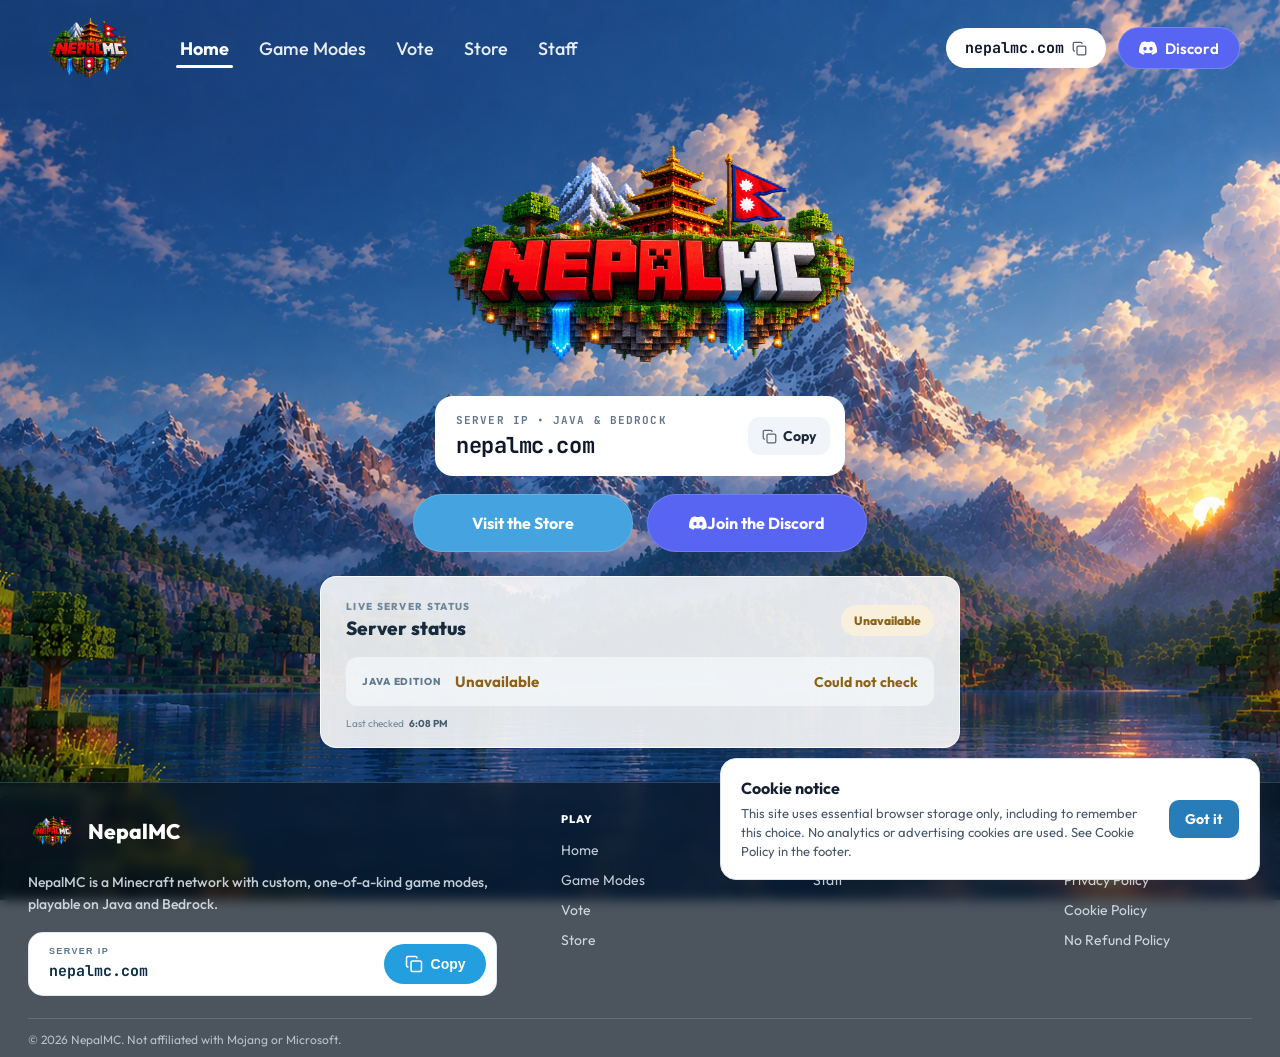
<file: index.html>
<!DOCTYPE html>
<html lang="en">

<head>
    <meta charset="UTF-8">
    <meta name="viewport" content="width=device-width, initial-scale=1.0">
    <title>NepalMC &middot; Official Minecraft Server</title>
    <meta name="description" content="NepalMC official Minecraft server. Explore Semi-Vanilla and join the community at nepalmc.com">
    <link rel="icon" type="image/png" href="assets/logo.png">
    <link rel="preconnect" href="https://fonts.googleapis.com">
    <link rel="preconnect" href="https://fonts.gstatic.com" crossorigin>
    <link href="https://fonts.googleapis.com/css2?family=Outfit:wght@400;500;600;700;800&family=JetBrains+Mono:wght@600;700&display=swap" rel="stylesheet">
    <link rel="stylesheet" href="style.css">
    <link rel="stylesheet" href="footer.css">
</head>

<body>

    <header>
        <nav class="navbar">

            <a href="index.html" class="nav-logo-link">
                <img src="assets/logo.png" class="nav-logo" alt="NepalMC">
            </a>

            <ul id="nav-left">
                <li><a href="index.html" class="active">Home</a></li>
                <li><a href="game-modes.html">Game Modes</a></li>
                <li><a href="vote.html">Vote</a></li>
                <li><a href="store.html">Store</a></li>
                <li><a href="staff.html">Staff</a></li>
            </ul>

            <ul id="nav-right">

                <li>
                    <button id="ip" class="nav-ip" type="button" aria-label="Copy server IP">
                        
                        <span class="nav-ip-text">nepalmc.com</span>
                        <svg class="copy-icon" viewBox="0 0 24 24" fill="none" stroke="currentColor" stroke-width="2" stroke-linecap="round" stroke-linejoin="round" aria-hidden="true">
                            <rect width="14" height="14" x="8" y="8" rx="2"></rect>
                            <path d="M4 16c-1.1 0-2-.9-2-2V4c0-1.1.9-2 2-2h10c1.1 0 2 .9 2 2"></path>
                        </svg>
                    </button>
                </li>

                <li>
                    <a href="https://discord.gg/BeVw4jVtEf" id="discord" target="_blank" rel="noopener">
                        <svg class="discord-icon" viewBox="0 0 24 24" fill="currentColor" aria-hidden="true">
                            <path d="M20.317 4.37a19.791 19.791 0 0 0-4.885-1.515.074.074 0 0 0-.079.037c-.21.375-.444.864-.608 1.25a18.27 18.27 0 0 0-5.487 0 12.64 12.64 0 0 0-.617-1.25.077.077 0 0 0-.079-.037A19.736 19.736 0 0 0 3.677 4.37a.07.07 0 0 0-.032.027C.533 9.046-.32 13.58.099 18.057a.082.082 0 0 0 .031.057 19.9 19.9 0 0 0 5.993 3.03.078.078 0 0 0 .084-.028c.462-.63.874-1.295 1.226-1.994.021-.041.001-.09-.041-.106a13.107 13.107 0 0 1-1.872-.892.077.077 0 0 1-.008-.128 10.2 10.2 0 0 0 .372-.292.074.074 0 0 1 .077-.01c3.929 1.793 8.18 1.793 12.061 0a.074.074 0 0 1 .078.01c.12.098.246.198.373.292a.077.077 0 0 1-.006.127 12.299 12.299 0 0 1-1.873.894.077.077 0 0 0-.041.107c.36.698.772 1.362 1.225 1.993a.076.076 0 0 0 .084.028 19.839 19.839 0 0 0 6.002-3.03.077.077 0 0 0 .032-.054c.5-5.177-.838-9.674-3.549-13.66a.061.061 0 0 0-.031-.028zM8.02 15.33c-1.183 0-2.157-1.085-2.157-2.419 0-1.333.956-2.419 2.157-2.419 1.21 0 2.176 1.096 2.157 2.42 0 1.333-.956 2.418-2.157 2.418zm7.975 0c-1.183 0-2.157-1.085-2.157-2.419 0-1.333.955-2.419 2.157-2.419 1.21 0 2.176 1.096 2.157 2.42 0 1.333-.946 2.418-2.157 2.418z"/>
                        </svg>
                        <span>Discord</span>
                    </a>
                </li>

            </ul>

        </nav>
    </header>

    <main class="main-content">

        
        <div id="main-logo">
            <img src="assets/main_img.png" alt="NepalMC">
        </div>

        
        <div id="main-ip">

            <button id="main-ip-button" type="button" aria-label="Copy server IP">

                <span class="ip-info">
                    <span id="ip-label">SERVER IP &bull; JAVA &amp; BEDROCK</span>
                    <code id="main-ip-address">nepalmc.com</code>
                </span>

                <span id="copy">
                    <svg class="copy-icon" viewBox="0 0 24 24" fill="none" stroke="currentColor" stroke-width="2" stroke-linecap="round" stroke-linejoin="round" aria-hidden="true">
                        <rect width="14" height="14" x="8" y="8" rx="2"></rect>
                        <path d="M4 16c-1.1 0-2-.9-2-2V4c0-1.1.9-2 2-2h10c1.1 0 2 .9 2 2"></path>
                    </svg>
                    <span>Copy</span>
                </span>

            </button>

        </div>

        
        <div class="main-buttons">

            <a href="store.html" class="main-button store-button">
                Visit the Store
            </a>

            <a href="https://discord.gg/BeVw4jVtEf" class="main-button discord-button" target="_blank" rel="noopener">
                <svg class="discord-icon" viewBox="0 0 24 24" fill="currentColor" aria-hidden="true"><path d="M20.317 4.37a19.791 19.791 0 0 0-4.885-1.515.074.074 0 0 0-.079.037c-.21.375-.444.864-.608 1.25a18.27 18.27 0 0 0-5.487 0 12.64 12.64 0 0 0-.617-1.25.077.077 0 0 0-.079-.037A19.736 19.736 0 0 0 3.677 4.37a.07.07 0 0 0-.032.027C.533 9.046-.32 13.58.099 18.057a.082.082 0 0 0 .031.057 19.9 19.9 0 0 0 5.993 3.03.078.078 0 0 0 .084-.028c.462-.63.874-1.295 1.226-1.994.021-.041.001-.09-.041-.106a13.107 13.107 0 0 1-1.872-.892.077.077 0 0 1-.008-.128.074.074 0 0 1 .077-.01c3.929 1.793 8.18 1.793 12.061 0a.074.074 0 0 1 .078.01c.12.098.246.198.373.292a.077.077 0 0 1-.006.127 12.299 12.299 0 0 1-1.873.894.077.077 0 0 0-.041.107c.36.698.772 1.362 1.225 1.993a.076.076 0 0 0 .084.028 19.839 19.839 0 0 0 6.002-3.03.077.077 0 0 0 .032-.054c.5-5.177-.838-9.674-3.549-13.66a.061.061 0 0 0-.031-.028zM8.02 15.33c-1.183 0-2.157-1.085-2.157-2.419 0-1.333.956-2.419 2.157-2.419 1.21 0 2.176 1.096 2.157 2.42 0 1.333-.956 2.418-2.157 2.418zm7.975 0c-1.183 0-2.157-1.085-2.157-2.419 0-1.333.955-2.419 2.157-2.419 1.21 0 2.176 1.096 2.157 2.42 0 1.333-.946 2.418-2.157 2.418z"/></svg>
                Join the Discord
            </a>

        </div>

        <section class="server-status-card" aria-labelledby="server-status-title" aria-live="polite">
            <div class="server-status-heading">
                <div class="status-heading-copy">
                    <span class="status-kicker">LIVE SERVER STATUS</span>
                    <h2 id="server-status-title">Server status</h2>
                </div>
                <span class="status-badge is-loading" id="server-status-state">Checking…</span>
            </div>
            <div class="server-status-summary" id="java-status">
                <span class="edition-label">JAVA EDITION</span>
                <strong class="edition-version">Checking version…</strong>
                <span class="edition-players">Players —</span>
            </div>
            <div class="server-status-meta">
                <div><span>Last checked</span><strong id="server-checked-time">—</strong></div>
            </div>
        </section>

    </main>

    <footer class="site-footer">
    <div class="footer-main">
        <section class="footer-brand" aria-label="About NepalMC">
            <a class="footer-brand-lockup" href="index.html"><img class="footer-logo" src="assets/logo.png" alt=""><span>NepalMC</span></a>
            <p class="footer-description">NepalMC is a Minecraft network with custom, one-of-a-kind game modes, playable on Java and Bedrock.</p>
            <button class="footer-ip" type="button" aria-label="Copy NepalMC server IP">
                <span class="footer-ip-info"><span class="footer-ip-label">SERVER IP</span><span class="footer-ip-text">nepalmc.com</span></span>
                <span class="footer-copy"><svg viewBox="0 0 24 24" fill="none" stroke="currentColor" stroke-width="2" stroke-linecap="round" stroke-linejoin="round" aria-hidden="true"><rect width="14" height="14" x="8" y="8" rx="2"></rect><path d="M4 16c-1.1 0-2-.9-2-2V4c0-1.1.9-2 2-2h10c1.1 0 2 .9 2 2"></path></svg><span>Copy</span></span>
            </button>
        </section>
        <nav class="footer-column" aria-label="Play"><h2>Play</h2><a href="index.html">Home</a><a href="game-modes.html">Game Modes</a><a href="vote.html">Vote</a><a href="store.html">Store</a></nav>
        <nav class="footer-column" aria-label="Community"><h2>Community</h2><a href="https://discord.gg/BeVw4jVtEf" target="_blank" rel="noopener">Discord</a><a href="staff.html">Staff</a></nav>
        <nav class="footer-column" aria-label="Support"><h2>Support</h2><a href="terms.html">Terms of Service</a><a href="privacy.html">Privacy Policy</a><a href="cookies.html">Cookie Policy</a><a href="refund-policy.html">No Refund Policy</a></nav>
    </div>
    <div class="footer-bottom">© 2026 NepalMC. Not affiliated with Mojang or Microsoft.</div>
</footer>

    <script src="script.js"></script>
</body>

</html>
</file>
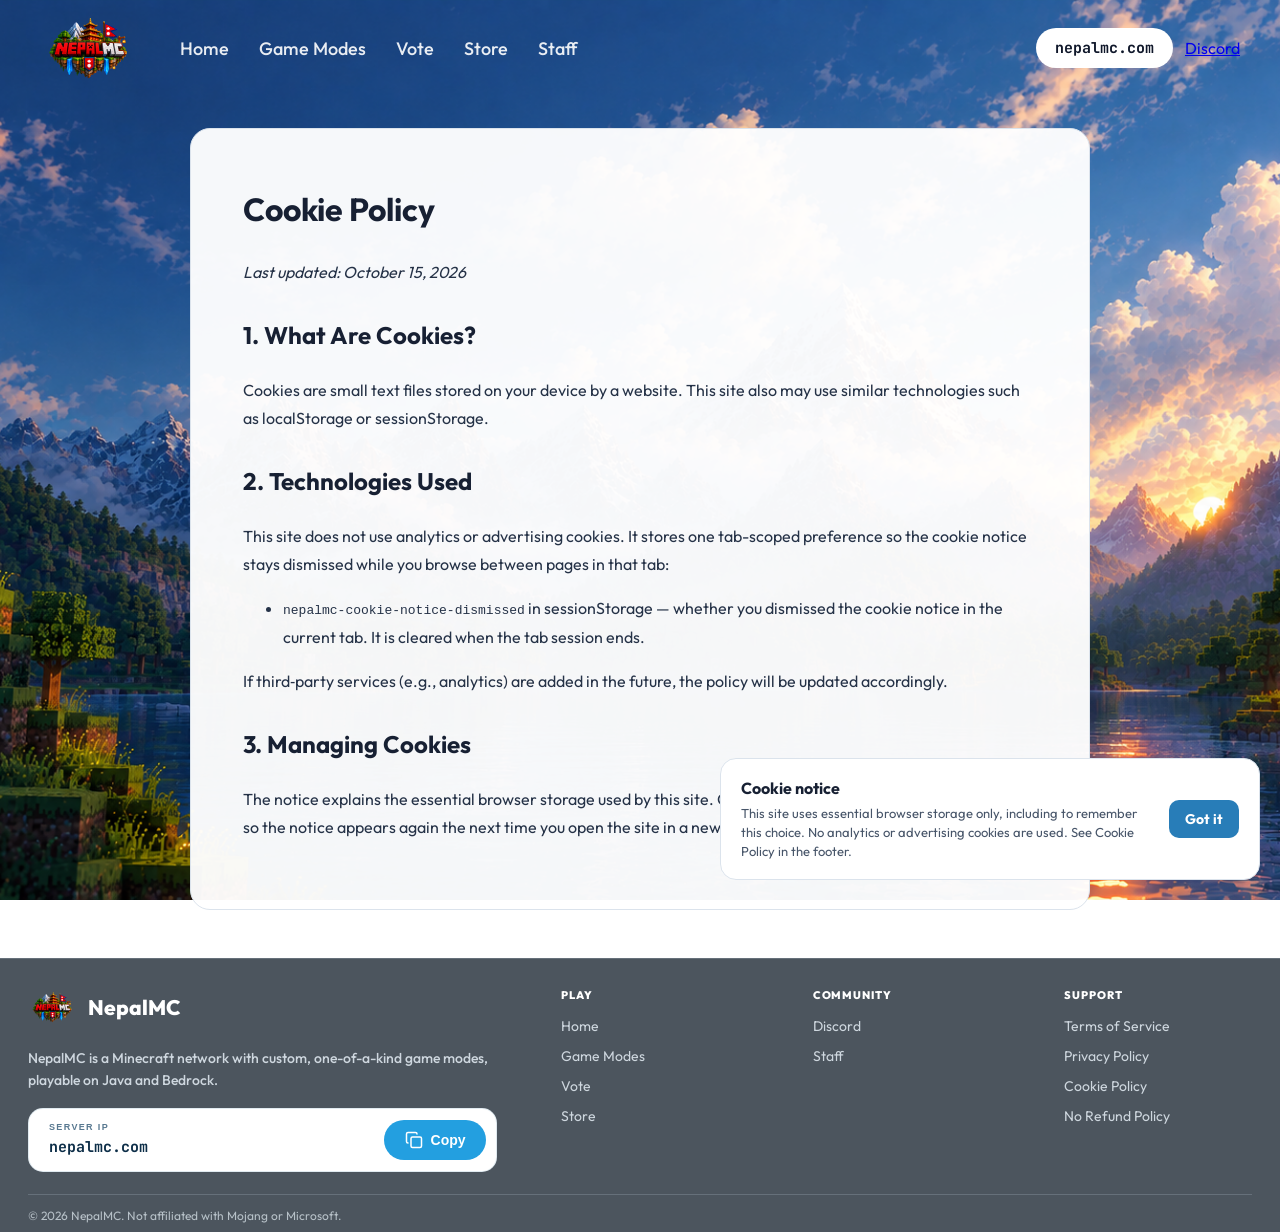
<file: cookies.html>
<!DOCTYPE html>
<html lang="en">
<head>
    <meta charset="UTF-8">
    <meta name="viewport" content="width=device-width, initial-scale=1.0">
    <title>Cookie Policy – NepalMC</title>
    <link rel="stylesheet" href="style.css">
    <link rel="stylesheet" href="footer.css">
</head>
<body>
    <header>
        <nav class="navbar">
            <a href="index.html" class="nav-logo-link"><img src="assets/logo.png" class="nav-logo" alt="NepalMC"></a>
            <ul id="nav-left">
                <li><a href="index.html">Home</a></li>
                <li><a href="game-modes.html">Game Modes</a></li>
                <li><a href="vote.html">Vote</a></li>
                <li><a href="store.html">Store</a></li>
                <li><a href="staff.html">Staff</a></li>
            </ul>
            <ul id="nav-right">
                <li><button id="ip" class="nav-ip" type="button" aria-label="Copy server IP"><span class="nav-ip-text">nepalmc.com</span></button></li>
                <li><a href="https://discord.gg/BeVw4jVtEf" target="_blank" rel="noopener">Discord</a></li>
            </ul>
        </nav>
    </header>
    <main class="content">
        <h1>Cookie Policy</h1>
        <p><em>Last updated: October 15, 2026</em></p>
        <section>
            <h2>1. What Are Cookies?</h2>
            <p>Cookies are small text files stored on your device by a website. This site also may use similar technologies such as localStorage or sessionStorage.</p>
        </section>
        <section>
            <h2>2. Technologies Used</h2>
            <p>This site does not use analytics or advertising cookies. It stores one tab-scoped preference so the cookie notice stays dismissed while you browse between pages in that tab:</p>
            <ul>
                <li><code>nepalmc-cookie-notice-dismissed</code> in sessionStorage — whether you dismissed the cookie notice in the current tab. It is cleared when the tab session ends.</li>
            </ul>
            <p>If third‑party services (e.g., analytics) are added in the future, the policy will be updated accordingly.</p>
        </section>
        <section>
            <h2>3. Managing Cookies</h2>
            <p>The notice explains the essential browser storage used by this site. Closing the tab ends that session preference, so the notice appears again the next time you open the site in a new tab.</p>
        </section>
    </main>
    <footer class="site-footer">
    <div class="footer-main">
        <section class="footer-brand" aria-label="About NepalMC">
            <a class="footer-brand-lockup" href="index.html"><img class="footer-logo" src="assets/logo.png" alt=""><span>NepalMC</span></a>
            <p class="footer-description">NepalMC is a Minecraft network with custom, one-of-a-kind game modes, playable on Java and Bedrock.</p>
            <button class="footer-ip" type="button" aria-label="Copy NepalMC server IP">
                <span class="footer-ip-info"><span class="footer-ip-label">SERVER IP</span><span class="footer-ip-text">nepalmc.com</span></span>
                <span class="footer-copy"><svg viewBox="0 0 24 24" fill="none" stroke="currentColor" stroke-width="2" stroke-linecap="round" stroke-linejoin="round" aria-hidden="true"><rect width="14" height="14" x="8" y="8" rx="2"></rect><path d="M4 16c-1.1 0-2-.9-2-2V4c0-1.1.9-2 2-2h10c1.1 0 2 .9 2 2"></path></svg><span>Copy</span></span>
            </button>
        </section>
        <nav class="footer-column" aria-label="Play"><h2>Play</h2><a href="index.html">Home</a><a href="game-modes.html">Game Modes</a><a href="vote.html">Vote</a><a href="store.html">Store</a></nav>
        <nav class="footer-column" aria-label="Community"><h2>Community</h2><a href="https://discord.gg/BeVw4jVtEf" target="_blank" rel="noopener">Discord</a><a href="staff.html">Staff</a></nav>
        <nav class="footer-column" aria-label="Support"><h2>Support</h2><a href="terms.html">Terms of Service</a><a href="privacy.html">Privacy Policy</a><a href="cookies.html">Cookie Policy</a><a href="refund-policy.html">No Refund Policy</a></nav>
    </div>
    <div class="footer-bottom">© 2026 NepalMC. Not affiliated with Mojang or Microsoft.</div>
</footer>
    <script src="script.js"></script>
</body>
</html>
</file>
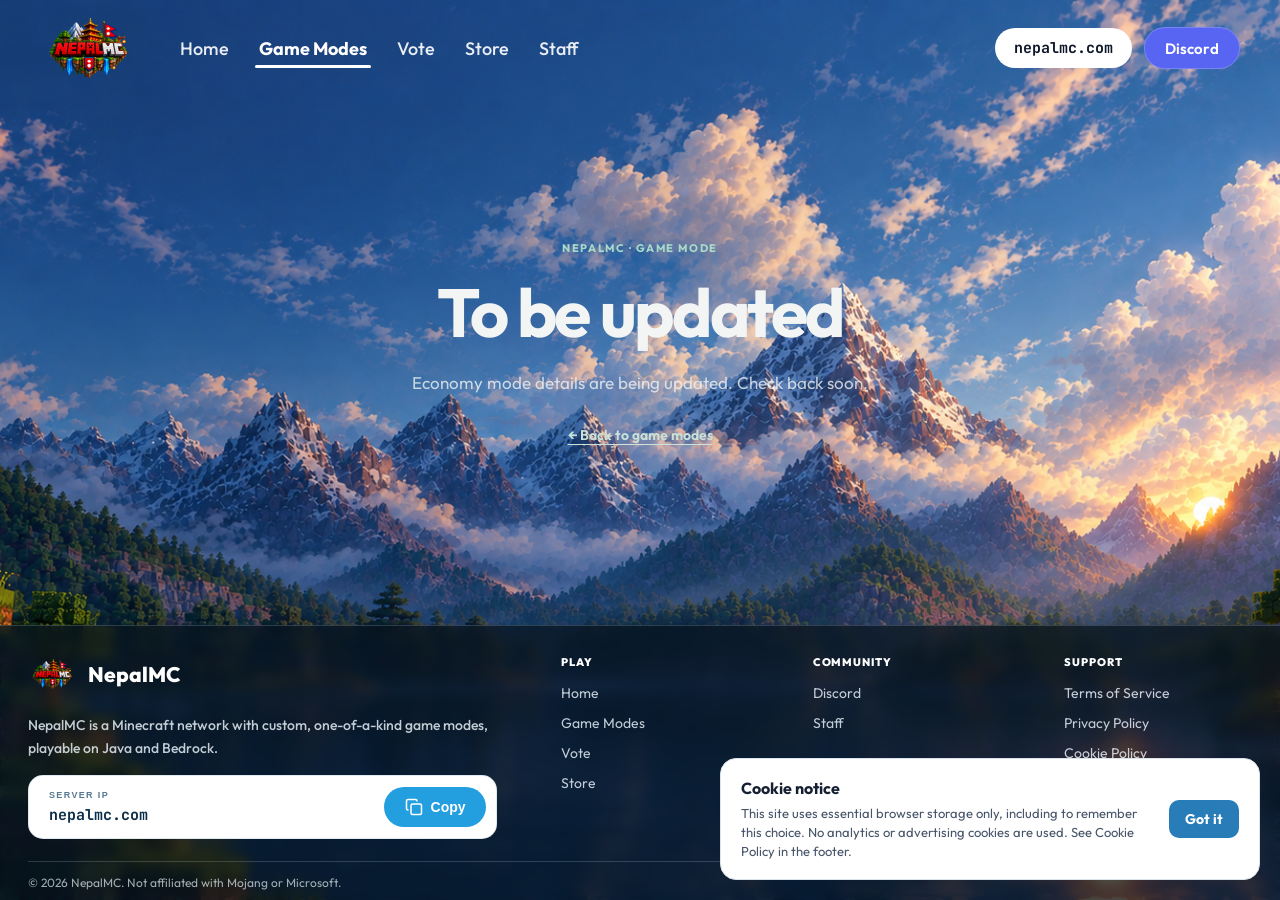
<file: economy.html>
<!DOCTYPE html>
<html lang="en">
<head>
    <meta charset="UTF-8">
    <meta name="viewport" content="width=device-width, initial-scale=1.0">
    <title>Economy · NepalMC</title>
    <meta name="description" content="NepalMC Economy mode details are being updated.">
    <link rel="icon" type="image/png" href="assets/logo.png">
    <link rel="stylesheet" href="style.css">
    <link rel="stylesheet" href="footer.css">
    <link rel="stylesheet" href="economy.css">
</head>
<body>
<header><nav class="navbar">
    <a href="index.html" class="nav-logo-link"><img src="assets/logo.png" class="nav-logo" alt="NepalMC"></a>
    <ul id="nav-left"><li><a href="index.html">Home</a></li><li><a href="game-modes.html" class="active">Game Modes</a></li><li><a href="vote.html">Vote</a></li><li><a href="store.html">Store</a></li><li><a href="staff.html">Staff</a></li></ul>
    <ul id="nav-right"><li><button id="ip" class="nav-ip" type="button" aria-label="Copy server IP"><span class="nav-ip-text">nepalmc.com</span></button></li><li><a href="https://discord.gg/BeVw4jVtEf" id="discord" target="_blank" rel="noopener">Discord</a></li></ul>
</nav></header>

<main class="main-content economy-placeholder">
    <span class="economy-placeholder-kicker">NEPALMC · GAME MODE</span>
    <h1>To be updated</h1>
    <p>Economy mode details are being updated. Check back soon.</p>
    <a class="economy-placeholder-link" href="game-modes.html">← Back to game modes</a>
</main>

<footer class="site-footer"><div class="footer-main"><section class="footer-brand" aria-label="About NepalMC"><a class="footer-brand-lockup" href="index.html"><img class="footer-logo" src="assets/logo.png" alt=""><span>NepalMC</span></a><p class="footer-description">NepalMC is a Minecraft network with custom, one-of-a-kind game modes, playable on Java and Bedrock.</p><button class="footer-ip" type="button" aria-label="Copy NepalMC server IP"><span class="footer-ip-info"><span class="footer-ip-label">SERVER IP</span><span class="footer-ip-text">nepalmc.com</span></span><span class="footer-copy"><svg viewBox="0 0 24 24" fill="none" stroke="currentColor" stroke-width="2" stroke-linecap="round" stroke-linejoin="round" aria-hidden="true"><rect width="14" height="14" x="8" y="8" rx="2"></rect><path d="M4 16c-1.1 0-2-.9-2-2V4c0-1.1.9-2 2-2h10c1.1 0 2 .9 2 2"></path></svg><span>Copy</span></span></button></section><nav class="footer-column" aria-label="Play"><h2>Play</h2><a href="index.html">Home</a><a href="game-modes.html">Game Modes</a><a href="vote.html">Vote</a><a href="store.html">Store</a></nav><nav class="footer-column" aria-label="Community"><h2>Community</h2><a href="https://discord.gg/BeVw4jVtEf" target="_blank" rel="noopener">Discord</a><a href="staff.html">Staff</a></nav><nav class="footer-column" aria-label="Support"><h2>Support</h2><a href="terms.html">Terms of Service</a><a href="privacy.html">Privacy Policy</a><a href="cookies.html">Cookie Policy</a><a href="refund-policy.html">No Refund Policy</a></nav></div><div class="footer-bottom">© 2026 NepalMC. Not affiliated with Mojang or Microsoft.</div></footer>
<script src="script.js"></script>
</body>
</html>
</file>
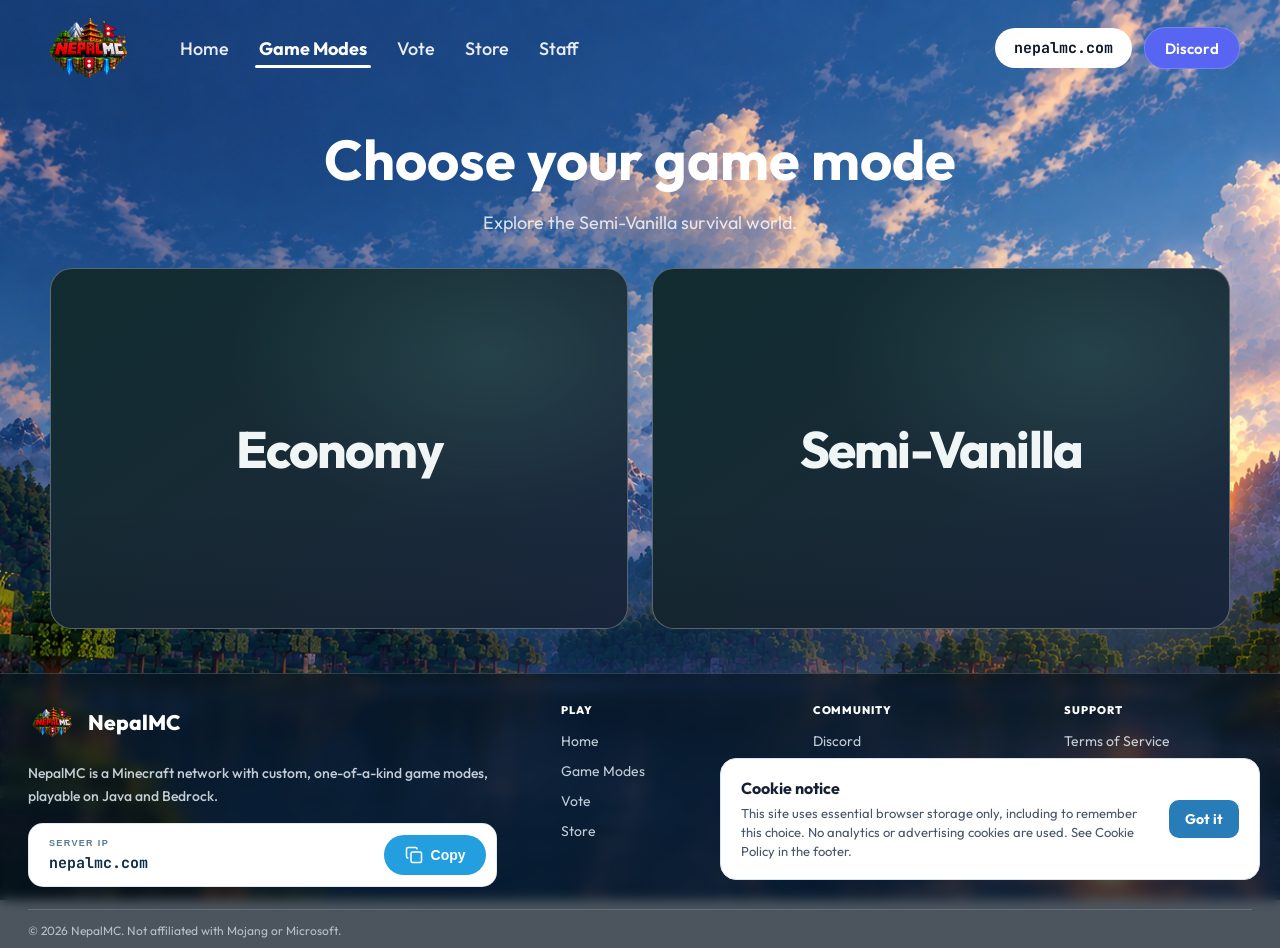
<file: game-modes.html>
<!DOCTYPE html>
<html lang="en">
<head>
    <meta charset="UTF-8"><meta name="viewport" content="width=device-width, initial-scale=1.0">
    <title>Game Modes · NepalMC</title>
    <meta name="description" content="Explore NepalMC game modes.">
    <link rel="icon" type="image/png" href="assets/logo.png"><link rel="stylesheet" href="style.css">
    <link rel="stylesheet" href="footer.css">
</head>
<body>
    <header><nav class="navbar">
        <a href="index.html" class="nav-logo-link"><img src="assets/logo.png" class="nav-logo" alt="NepalMC"></a>
        <ul id="nav-left"><li><a href="index.html">Home</a></li><li><a href="game-modes.html" class="active">Game Modes</a></li><li><a href="vote.html">Vote</a></li><li><a href="store.html">Store</a></li><li><a href="staff.html">Staff</a></li></ul>
        <ul id="nav-right"><li><button id="ip" class="nav-ip" type="button" aria-label="Copy server IP"><span class="nav-ip-text">nepalmc.com</span></button></li><li><a href="https://discord.gg/BeVw4jVtEf" id="discord" target="_blank" rel="noopener">Discord</a></li></ul>
    </nav></header>
    <main class="main-content modes-main">
        <h1>Choose your game mode</h1>
        <p class="modes-intro">Explore the Semi-Vanilla survival world.</p>
        <div class="mode-cards">
            <a class="mode-card mode-card-economy" href="economy.html" aria-label="Explore Economy">
                <span class="mode-card-economy-label">Economy</span>
            </a>
            <a class="mode-card mode-card-vanilla" href="semi-vanilla.html" aria-label="Explore Semi-Vanilla">
                <span class="mode-card-vanilla-title">Semi-Vanilla</span>
            </a>
        </div>
    </main>
    <footer class="site-footer">
    <div class="footer-main">
        <section class="footer-brand" aria-label="About NepalMC">
            <a class="footer-brand-lockup" href="index.html"><img class="footer-logo" src="assets/logo.png" alt=""><span>NepalMC</span></a>
            <p class="footer-description">NepalMC is a Minecraft network with custom, one-of-a-kind game modes, playable on Java and Bedrock.</p>
            <button class="footer-ip" type="button" aria-label="Copy NepalMC server IP">
                <span class="footer-ip-info"><span class="footer-ip-label">SERVER IP</span><span class="footer-ip-text">nepalmc.com</span></span>
                <span class="footer-copy"><svg viewBox="0 0 24 24" fill="none" stroke="currentColor" stroke-width="2" stroke-linecap="round" stroke-linejoin="round" aria-hidden="true"><rect width="14" height="14" x="8" y="8" rx="2"></rect><path d="M4 16c-1.1 0-2-.9-2-2V4c0-1.1.9-2 2-2h10c1.1 0 2 .9 2 2"></path></svg><span>Copy</span></span>
            </button>
        </section>
        <nav class="footer-column" aria-label="Play"><h2>Play</h2><a href="index.html">Home</a><a href="game-modes.html">Game Modes</a><a href="vote.html">Vote</a><a href="store.html">Store</a></nav>
        <nav class="footer-column" aria-label="Community"><h2>Community</h2><a href="https://discord.gg/BeVw4jVtEf" target="_blank" rel="noopener">Discord</a><a href="staff.html">Staff</a></nav>
        <nav class="footer-column" aria-label="Support"><h2>Support</h2><a href="terms.html">Terms of Service</a><a href="privacy.html">Privacy Policy</a><a href="cookies.html">Cookie Policy</a><a href="refund-policy.html">No Refund Policy</a></nav>
    </div>
    <div class="footer-bottom">© 2026 NepalMC. Not affiliated with Mojang or Microsoft.</div>
</footer>
    <script src="script.js"></script>
</body></html>
</file>
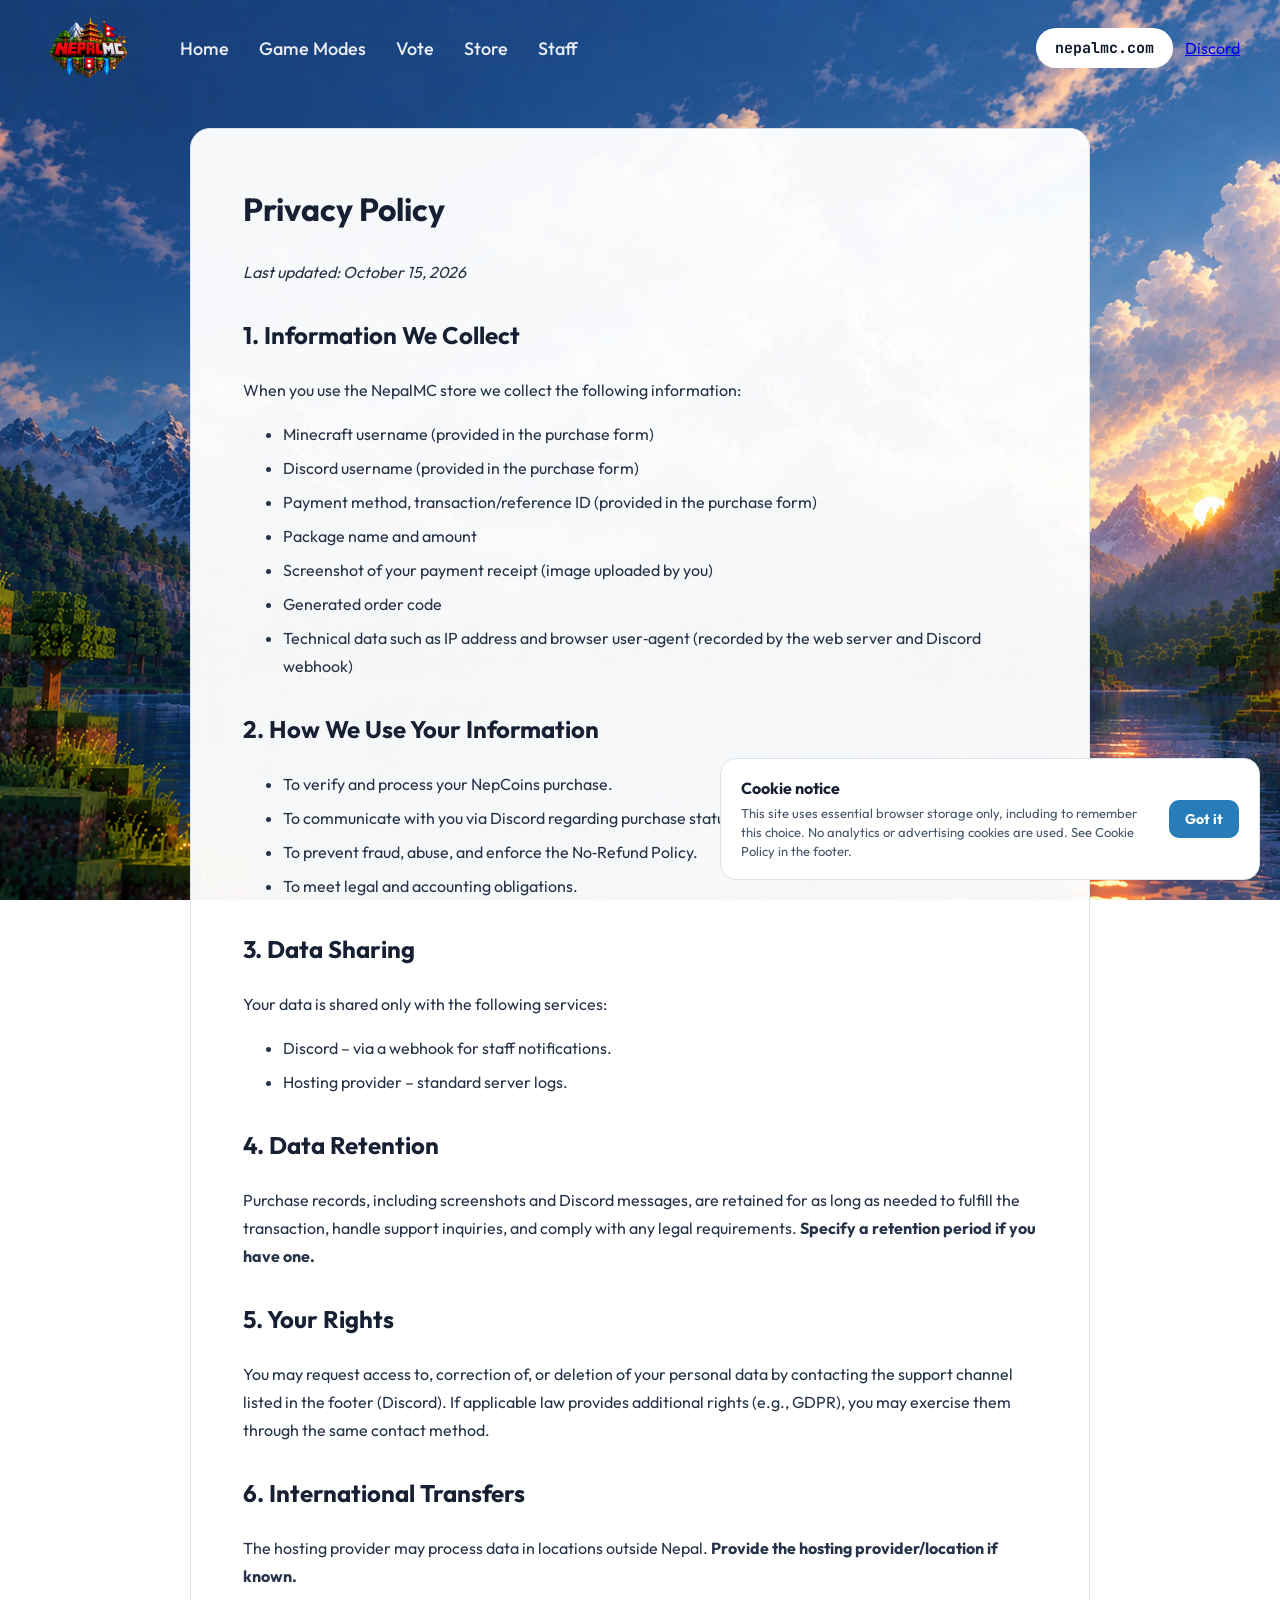
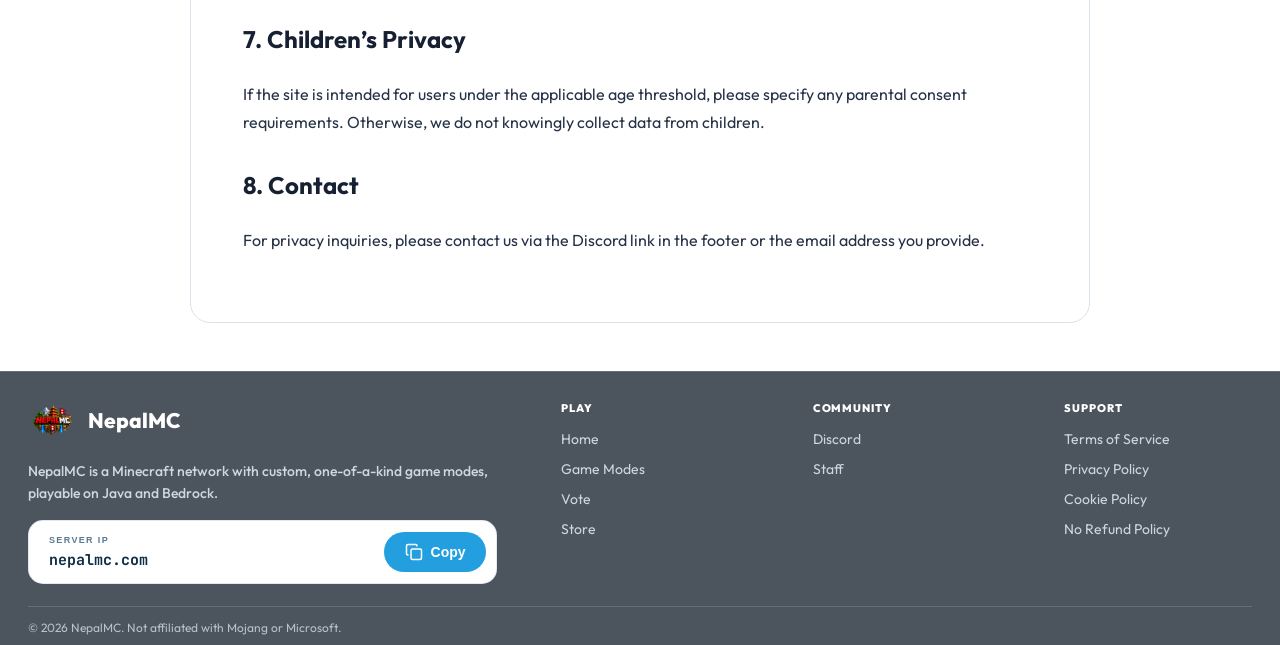
<file: privacy.html>
<!DOCTYPE html>
<html lang="en">
<head>
    <meta charset="UTF-8">
    <meta name="viewport" content="width=device-width, initial-scale=1.0">
    <title>Privacy Policy – NepalMC</title>
    <link rel="stylesheet" href="style.css">
    <link rel="stylesheet" href="footer.css">
</head>
<body>
    <header>
        <nav class="navbar">
            <a href="index.html" class="nav-logo-link"><img src="assets/logo.png" class="nav-logo" alt="NepalMC"></a>
            <ul id="nav-left">
                <li><a href="index.html">Home</a></li>
                <li><a href="game-modes.html">Game Modes</a></li>
                <li><a href="vote.html">Vote</a></li>
                <li><a href="store.html">Store</a></li>
                <li><a href="staff.html">Staff</a></li>
            </ul>
            <ul id="nav-right">
                <li><button id="ip" class="nav-ip" type="button" aria-label="Copy server IP"><span class="nav-ip-text">nepalmc.com</span></button></li>
                <li><a href="https://discord.gg/BeVw4jVtEf" target="_blank" rel="noopener">Discord</a></li>
            </ul>
        </nav>
    </header>
    <main class="content">
        <h1>Privacy Policy</h1>
        <p><em>Last updated: October 15, 2026</em></p>
        <section>
            <h2>1. Information We Collect</h2>
            <p>When you use the NepalMC store we collect the following information:</p>
            <ul>
                <li>Minecraft username (provided in the purchase form)</li>
                <li>Discord username (provided in the purchase form)</li>
                <li>Payment method, transaction/reference ID (provided in the purchase form)</li>
                <li>Package name and amount</li>
                <li>Screenshot of your payment receipt (image uploaded by you)</li>
                <li>Generated order code</li>
                <li>Technical data such as IP address and browser user‑agent (recorded by the web server and Discord webhook)</li>
            </ul>
        </section>
        <section>
            <h2>2. How We Use Your Information</h2>
            <ul>
                <li>To verify and process your NepCoins purchase.</li>
                <li>To communicate with you via Discord regarding purchase status.</li>
                <li>To prevent fraud, abuse, and enforce the No‑Refund Policy.</li>
                <li>To meet legal and accounting obligations.</li>
            </ul>
        </section>
        <section>
            <h2>3. Data Sharing</h2>
            <p>Your data is shared only with the following services:</p>
            <ul>
                <li>Discord – via a webhook for staff notifications.</li>
                <li>Hosting provider – standard server logs.</li>
            </ul>
        </section>
        <section>
            <h2>4. Data Retention</h2>
            <p>Purchase records, including screenshots and Discord messages, are retained for as long as needed to fulfill the transaction, handle support inquiries, and comply with any legal requirements. <strong>Specify a retention period if you have one.</strong></p>
        </section>
        <section>
            <h2>5. Your Rights</h2>
            <p>You may request access to, correction of, or deletion of your personal data by contacting the support channel listed in the footer (Discord). If applicable law provides additional rights (e.g., GDPR), you may exercise them through the same contact method.</p>
        </section>
        <section>
            <h2>6. International Transfers</h2>
            <p>The hosting provider may process data in locations outside Nepal. <strong>Provide the hosting provider/location if known.</strong></p>
        </section>
        <section>
            <h2>7. Children’s Privacy</h2>
            <p>If the site is intended for users under the applicable age threshold, please specify any parental consent requirements. Otherwise, we do not knowingly collect data from children.</p>
        </section>
        <section>
            <h2>8. Contact</h2>
            <p>For privacy inquiries, please contact us via the Discord link in the footer or the email address you provide.</p>
        </section>
    </main>
    <footer class="site-footer">
    <div class="footer-main">
        <section class="footer-brand" aria-label="About NepalMC">
            <a class="footer-brand-lockup" href="index.html"><img class="footer-logo" src="assets/logo.png" alt=""><span>NepalMC</span></a>
            <p class="footer-description">NepalMC is a Minecraft network with custom, one-of-a-kind game modes, playable on Java and Bedrock.</p>
            <button class="footer-ip" type="button" aria-label="Copy NepalMC server IP">
                <span class="footer-ip-info"><span class="footer-ip-label">SERVER IP</span><span class="footer-ip-text">nepalmc.com</span></span>
                <span class="footer-copy"><svg viewBox="0 0 24 24" fill="none" stroke="currentColor" stroke-width="2" stroke-linecap="round" stroke-linejoin="round" aria-hidden="true"><rect width="14" height="14" x="8" y="8" rx="2"></rect><path d="M4 16c-1.1 0-2-.9-2-2V4c0-1.1.9-2 2-2h10c1.1 0 2 .9 2 2"></path></svg><span>Copy</span></span>
            </button>
        </section>
        <nav class="footer-column" aria-label="Play"><h2>Play</h2><a href="index.html">Home</a><a href="game-modes.html">Game Modes</a><a href="vote.html">Vote</a><a href="store.html">Store</a></nav>
        <nav class="footer-column" aria-label="Community"><h2>Community</h2><a href="https://discord.gg/BeVw4jVtEf" target="_blank" rel="noopener">Discord</a><a href="staff.html">Staff</a></nav>
        <nav class="footer-column" aria-label="Support"><h2>Support</h2><a href="terms.html">Terms of Service</a><a href="privacy.html">Privacy Policy</a><a href="cookies.html">Cookie Policy</a><a href="refund-policy.html">No Refund Policy</a></nav>
    </div>
    <div class="footer-bottom">© 2026 NepalMC. Not affiliated with Mojang or Microsoft.</div>
</footer>
    <script src="script.js"></script>
</body>
</html>
</file>
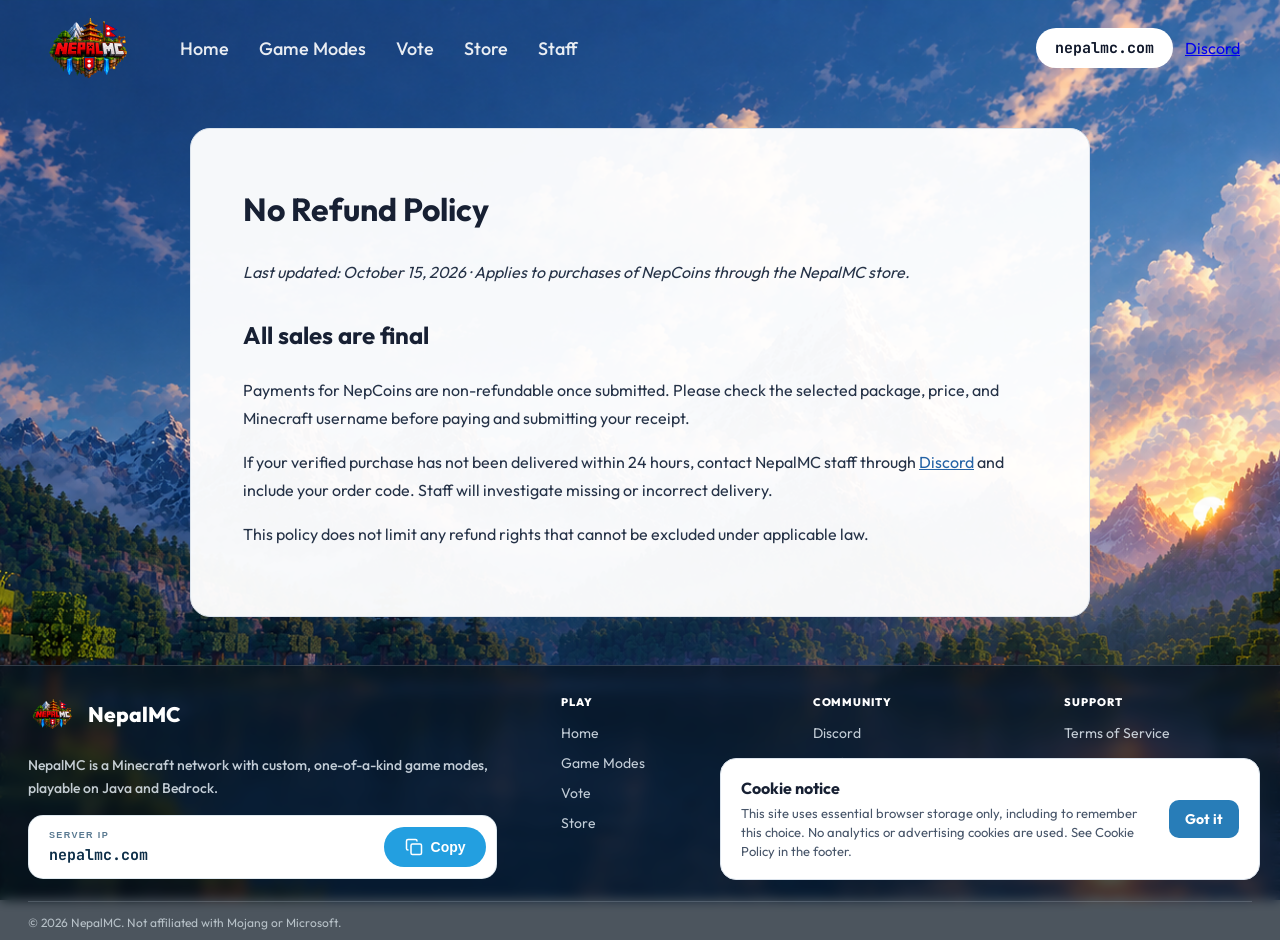
<file: refund-policy.html>
<!DOCTYPE html>
<html lang="en">
<head>
    <meta charset="UTF-8">
    <meta name="viewport" content="width=device-width, initial-scale=1.0">
    <title>No Refund Policy – NepalMC</title>
    <link rel="stylesheet" href="style.css">
    <link rel="stylesheet" href="footer.css">
</head>
<body>
    <header>
        <nav class="navbar">
            <a href="index.html" class="nav-logo-link"><img src="assets/logo.png" class="nav-logo" alt="NepalMC"></a>
            <ul id="nav-left">
                <li><a href="index.html">Home</a></li>
                <li><a href="game-modes.html">Game Modes</a></li>
                <li><a href="vote.html">Vote</a></li>
                <li><a href="store.html">Store</a></li>
                <li><a href="staff.html">Staff</a></li>
            </ul>
            <ul id="nav-right">
                <li><button id="ip" class="nav-ip" type="button" aria-label="Copy server IP"><span class="nav-ip-text">nepalmc.com</span></button></li>
                <li><a href="https://discord.gg/BeVw4jVtEf" target="_blank" rel="noopener">Discord</a></li>
            </ul>
        </nav>
    </header>
    <main class="content">
        <h1>No Refund Policy</h1>
        <p><em>Last updated: October 15, 2026 · Applies to purchases of NepCoins through the NepalMC store.</em></p>
        <section>
            <h2>All sales are final</h2>
            <p>Payments for NepCoins are non-refundable once submitted. Please check the selected package, price, and Minecraft username before paying and submitting your receipt.</p>
            <p>If your verified purchase has not been delivered within 24 hours, contact NepalMC staff through <a href="https://discord.gg/BeVw4jVtEf" target="_blank" rel="noopener">Discord</a> and include your order code. Staff will investigate missing or incorrect delivery.</p>
            <p>This policy does not limit any refund rights that cannot be excluded under applicable law.</p>
        </section>
    </main>
    <footer class="site-footer">
    <div class="footer-main">
        <section class="footer-brand" aria-label="About NepalMC">
            <a class="footer-brand-lockup" href="index.html"><img class="footer-logo" src="assets/logo.png" alt=""><span>NepalMC</span></a>
            <p class="footer-description">NepalMC is a Minecraft network with custom, one-of-a-kind game modes, playable on Java and Bedrock.</p>
            <button class="footer-ip" type="button" aria-label="Copy NepalMC server IP">
                <span class="footer-ip-info"><span class="footer-ip-label">SERVER IP</span><span class="footer-ip-text">nepalmc.com</span></span>
                <span class="footer-copy"><svg viewBox="0 0 24 24" fill="none" stroke="currentColor" stroke-width="2" stroke-linecap="round" stroke-linejoin="round" aria-hidden="true"><rect width="14" height="14" x="8" y="8" rx="2"></rect><path d="M4 16c-1.1 0-2-.9-2-2V4c0-1.1.9-2 2-2h10c1.1 0 2 .9 2 2"></path></svg><span>Copy</span></span>
            </button>
        </section>
        <nav class="footer-column" aria-label="Play"><h2>Play</h2><a href="index.html">Home</a><a href="game-modes.html">Game Modes</a><a href="vote.html">Vote</a><a href="store.html">Store</a></nav>
        <nav class="footer-column" aria-label="Community"><h2>Community</h2><a href="https://discord.gg/BeVw4jVtEf" target="_blank" rel="noopener">Discord</a><a href="staff.html">Staff</a></nav>
        <nav class="footer-column" aria-label="Support"><h2>Support</h2><a href="terms.html">Terms of Service</a><a href="privacy.html">Privacy Policy</a><a href="cookies.html">Cookie Policy</a><a href="refund-policy.html">No Refund Policy</a></nav>
    </div>
    <div class="footer-bottom">© 2026 NepalMC. Not affiliated with Mojang or Microsoft.</div>
</footer>
    <script src="script.js"></script>
</body>
</html>
</file>
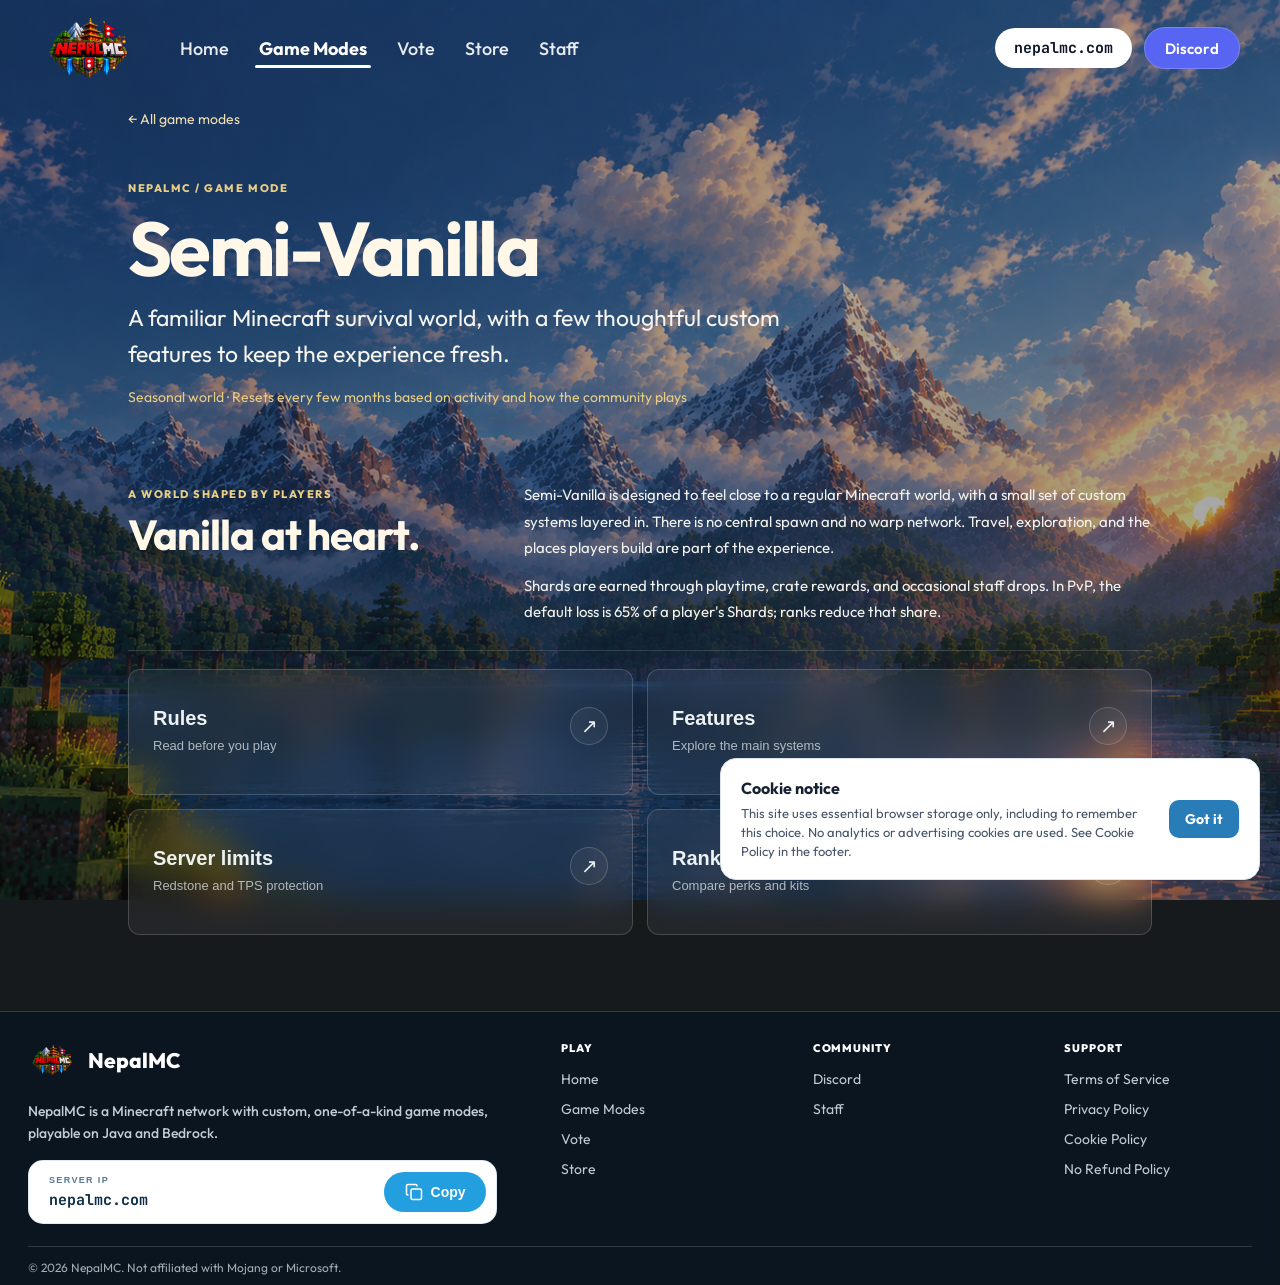
<file: semi-vanilla.html>
<!DOCTYPE html>
<html lang="en">
<head>
    <meta charset="UTF-8"><meta name="viewport" content="width=device-width, initial-scale=1.0">
    <title>Semi-Vanilla · NepalMC</title>
    <meta name="description" content="Explore NepalMC Semi-Vanilla: a seasonal, player-led world with Shards, custom features, and optional ranks.">
    <link rel="icon" type="image/png" href="assets/logo.png">
    <link rel="stylesheet" href="style.css"><link rel="stylesheet" href="footer.css"><link rel="stylesheet" href="semi-vanilla.css">
</head>
<body>
<header><nav class="navbar">
    <a href="index.html" class="nav-logo-link"><img src="assets/logo.png" class="nav-logo" alt="NepalMC"></a>
    <ul id="nav-left"><li><a href="index.html">Home</a></li><li><a href="game-modes.html" class="active">Game Modes</a></li><li><a href="vote.html">Vote</a></li><li><a href="store.html">Store</a></li><li><a href="staff.html">Staff</a></li></ul>
    <ul id="nav-right"><li><button id="ip" class="nav-ip" type="button" aria-label="Copy server IP"><span class="nav-ip-text">nepalmc.com</span></button></li><li><a href="https://discord.gg/BeVw4jVtEf" id="discord" target="_blank" rel="noopener">Discord</a></li></ul>
</nav></header>

<main class="vanilla-page">
    <a class="vanilla-back" href="game-modes.html">← All game modes</a>
    <section class="vanilla-hero">
        <span class="vanilla-eyebrow">NEPALMC <span aria-hidden="true">/</span> GAME MODE</span>
        <h1>Semi-Vanilla</h1>
        <p class="vanilla-lede">A familiar Minecraft survival world, with a few thoughtful custom features to keep the experience fresh.</p>
        <p class="season-note">Seasonal world · Resets every few months based on activity and how the community plays</p>
    </section>

    <section class="vanilla-intro vanilla-how-it-works" aria-labelledby="how-it-works-title">
        <div><span class="section-kicker">A world shaped by players</span><h2>Vanilla at heart.</h2></div>
        <div class="vanilla-intro-copy"><p>Semi-Vanilla is designed to feel close to a regular Minecraft world, with a small set of custom systems layered in. There is no central spawn and no warp network. Travel, exploration, and the places players build are part of the experience.</p>
        <p>Shards are earned through playtime, crate rewards, and occasional staff drops. In PvP, the default loss is 65% of a player's Shards; ranks reduce that share.</p></div>
    </section>

    <div class="vanilla-actions-grid">
    <div class="vanilla-action">
        <button class="vanilla-action-button" type="button" data-open-popup="rules-dialog" aria-haspopup="dialog" aria-controls="rules-dialog"><span class="disclosure-title">Rules</span><small>Read before you play</small><span class="disclosure-arrow" aria-hidden="true">↗</span></button>
        <dialog class="vanilla-popup" id="rules-dialog" aria-labelledby="rules-title"><div class="vanilla-popup-head"><div><span class="vanilla-eyebrow">SEMI-VANILLA</span><h2 id="rules-title">Server rules</h2></div><button class="vanilla-popup-close" type="button" aria-label="Close dialog">×</button></div><div class="vanilla-popup-content vanilla-rules-content">
            <section><h3>1. Hacking &amp; Unfair Advantages</h3><ul><li>No hacked clients or cheats that provide an unfair advantage.</li><li>No X-ray mods, resource packs or texture packs.</li><li>No Freecam or camera exploits to scout bases or gain an unfair advantage.</li><li>No KillAura, Aimbot, Reach, Fly, Speed or other unfair modifications.</li><li>No autoclickers or macros that provide an unfair advantage.</li><li>No exploiting glitches to gain unfair advantages.</li></ul></section>
            <section><h3>2. Griefing &amp; Raiding</h3><ul><li>Griefing is allowed. There is no claim or land-protection system on this server.</li><li>Players are free to raid, loot, steal and destroy other players' builds.</li><li>Protect your valuables and builds at your own risk.</li><li>Staff will not restore items or buildings lost through legitimate raiding or griefing.</li></ul></section>
            <section><h3>3. Chat Rules</h3><ul><li>No spamming or flooding the chat.</li><li>No excessive use of capital letters.</li><li>No advertising other Minecraft servers.</li><li>No harassment, bullying or targeted hate.</li><li>No racism, discrimination or hateful language.</li><li>Respect other players and keep conversations reasonable.</li><li>No impersonating staff members.</li></ul></section>
            <section><h3>4. Exploits &amp; Abuse</h3><ul><li>No item duplication glitches or exploits.</li><li>No abusing bugs for personal gain.</li><li>No intentionally causing server lag or disrupting gameplay.</li><li>Report major bugs and exploits to staff.</li></ul></section>
            <section><h3>5. Real-Money Trading</h3><ul><li>No IRL trading (buying or selling in-game items, accounts, currency or services for real-world money).</li><li>All real-money purchases must go through official NepalMC store channels.</li></ul></section>
            <section><h3>6. General Rules</h3><ul><li>Respect staff members and their decisions.</li><li>No ban or punishment evasion using alternate accounts.</li><li>Do not intentionally disrupt server operations.</li><li>Follow these rules and use common sense.</li></ul></section>
            <p class="rule-note">If you do not follow these rules, you must accept the punishment given by any staff member. The punishment will depend on the severity and extent of the violation.</p>
        </div></dialog>
    </div>
    <div class="vanilla-action">
        <button class="vanilla-action-button" type="button" data-open-popup="features-dialog" aria-haspopup="dialog" aria-controls="features-dialog"><span class="disclosure-title">Features</span><small>Explore the main systems</small><span class="disclosure-arrow" aria-hidden="true">↗</span></button>
        <dialog class="vanilla-popup" id="features-dialog" aria-labelledby="features-title"><div class="vanilla-popup-head"><div><span class="vanilla-eyebrow">SEMI-VANILLA</span><h2 id="features-title">Features</h2></div><button class="vanilla-popup-close" type="button" aria-label="Close dialog">×</button></div><div class="vanilla-popup-content">
    <section class="vanilla-features">
        <article class="vanilla-feature-row"><span class="feature-number">01</span><div><h3>Player-led exploration</h3><p>No server spawn or warps. Set out on foot, find your own corner of the world, and make the journey part of the adventure.</p></div></article>
        <article class="vanilla-feature-row"><span class="feature-number">02</span><div><h3>Seasonal world</h3><p>The world starts fresh every few months. Reset timing follows server activity and community play habits, so each season can grow at its own pace.</p></div></article>
        <article class="vanilla-feature-row"><span class="feature-number">03</span><div><h3>Custom-built shop</h3><p>A custom shop uses limited stock. Items can run out, so check what is available in game.</p></div></article>
        <article class="vanilla-feature-row"><span class="feature-number">04</span><div><h3>Earn Shards through play</h3><p>Shards are the server's special currency. Players can earn them through playtime rewards, crate rewards, and occasional drops from senior staff.</p></div></article>
        <article class="vanilla-feature-row"><span class="feature-number">05</span><div><h3>PvP Shard stakes</h3><p>When a player is killed in PvP, a share of their Shards goes to the attacker. Default players risk 65%; rank perks reduce the percentage lost.</p></div></article>
    </section>
        </div></dialog>
    </div>

    <div class="vanilla-action">
        <button class="vanilla-action-button" type="button" data-open-popup="limits-dialog" aria-haspopup="dialog" aria-controls="limits-dialog"><span class="disclosure-title">Server limits</span><small>Redstone and TPS protection</small><span class="disclosure-arrow" aria-hidden="true">↗</span></button>
        <dialog class="vanilla-popup vanilla-limits-popup" id="limits-dialog" aria-labelledby="limits-title"><div class="vanilla-popup-head"><div><span class="vanilla-eyebrow">SEMI-VANILLA</span><h2 id="limits-title">Server limits</h2></div><button class="vanilla-popup-close" type="button" aria-label="Close dialog">×</button></div><div class="vanilla-popup-content">
    <section class="vanilla-limits">
        <div class="vanilla-section-heading"><p>Configured redstone safeguards and TPS protection. Redstone limits are per chunk.</p></div>

        <article class="limit-panel" id="redstone-limits"><div class="limit-panel-heading"><div><span class="section-kicker">REDSTONELIMITER 1.4.2</span><h3>Redstone Limits</h3></div></div><p class="limit-note"><strong>All limits below are per chunk.</strong> Individual block limits:</p>
            <ul class="limit-grid"><li><span>Redstone Block</span><b>32</b></li><li><span>Crafter</span><b>8</b></li><li><span>Detector Rail</span><b>16</b></li><li><span>Powered Rail</span><b>16</b></li><li><span>Dispenser</span><b>12</b></li><li><span>Dropper</span><b>12</b></li><li><span>Note Block</span><b>16</b></li><li><span>Observer</span><b>12</b></li><li><span>Piston</span><b>12</b></li><li><span>Sticky Piston</span><b>12</b></li><li><span>Redstone Lamp</span><b>16</b></li><li><span>Repeater</span><b>24</b></li><li><span>Redstone Torch</span><b>32</b></li><li><span>Target</span><b>16</b></li><li><span>Lever</span><b>32</b></li><li><span>Stone Button</span><b>32</b></li><li><span>Oak Button</span><b>32</b></li><li><span>Heavy Weighted Pressure Plate</span><b>16</b></li><li><span>Tripwire Hook</span><b>16</b></li><li><span>Trapped Chest</span><b>8</b></li><li><span>Daylight Detector</span><b>8</b></li><li><span>Sculk Sensor</span><b>8</b></li></ul>
        </article>

        <article class="limit-panel" id="redstone-groups"><div class="limit-panel-heading"><div><span class="section-kicker">PER CHUNK</span><h3>Redstone Groups</h3></div></div><div class="group-grid">
            <section class="group-card"><h4>Timers <b>30 max</b></h4><p>Hopper · Dropper · Dispenser</p></section><section class="group-card"><h4>Pistons <b>16 max</b></h4><p>Piston · Sticky Piston · Moving Piston</p></section><section class="group-card"><h4>Redstone Components <b>50 max</b></h4><p>Redstone Dust · Redstone Torch · Redstone Block · Repeater · Comparator · Observer</p></section>
        </div><p class="limit-callout"><strong>How limits are applied:</strong> Completely Block → Individual Block Limits → Group Limits. Group limits are not additional allowances on top of individual limits; the plugin priority determines which rule applies to blocks covered by both.</p></article>

        <article class="limit-panel" id="tps-protection"><div class="limit-panel-heading"><div><span class="section-kicker">TPSZONE · ENABLED</span><h3>TPS Protection</h3></div></div><div class="setting-grid"><div><span>TPS threshold</span><b>18.0</b></div><div><span>Warning recipient</span><b>OP</b></div></div><p class="limit-note">When TPS reaches the configured threshold, these blocks can be restricted:</p><p class="block-list">Redstone Block · Redstone Torch · Repeater · Comparator · Redstone Lamp · Dropper · Dispenser · Hopper · Observer · Note Block · Piston · Sticky Piston · Crafter · Sculk Sensor</p></article>

    </section>
        </div></dialog>
    </div>

    <div class="vanilla-action">
        <button class="vanilla-action-button" type="button" data-open-popup="ranks-dialog" aria-haspopup="dialog" aria-controls="ranks-dialog"><span class="disclosure-title">Ranks & kits</span><small>Compare perks and kits</small><span class="disclosure-arrow" aria-hidden="true">↗</span></button>
        <dialog class="vanilla-popup" id="ranks-dialog" aria-labelledby="ranks-title"><div class="vanilla-popup-head"><div><span class="vanilla-eyebrow">SEMI-VANILLA</span><h2 id="ranks-title">Ranks & kits</h2></div><button class="vanilla-popup-close" type="button" aria-label="Close dialog">×</button></div><div class="vanilla-popup-content vanilla-rank-content">
            <p class="ranks-intro">Compare rank perks and the kit details currently available. Prices are in NepCoins.</p>
            <div class="vanilla-rank-tabs" role="tablist" aria-label="Choose a rank"><button type="button" role="tab" aria-selected="true" data-rank="awakened">Awakened <span>99</span></button><button type="button" role="tab" aria-selected="false" data-rank="ascendant">Ascendant <span>199</span></button><button type="button" role="tab" aria-selected="false" data-rank="overlord">Overlord <span>399</span></button><button type="button" role="tab" aria-selected="false" data-rank="sovereign">Sovereign <span>799</span></button><button type="button" role="tab" aria-selected="false" data-rank="immortal">Immortal <span>1,099</span></button></div>
            <div class="vanilla-rank-detail" id="vanilla-rank-detail" role="tabpanel" tabindex="0"></div>
        </div></dialog>
    </div>
    </div>
</main>

<footer class="site-footer"><div class="footer-main"><section class="footer-brand" aria-label="About NepalMC"><a class="footer-brand-lockup" href="index.html"><img class="footer-logo" src="assets/logo.png" alt=""><span>NepalMC</span></a><p class="footer-description">NepalMC is a Minecraft network with custom, one-of-a-kind game modes, playable on Java and Bedrock.</p><button class="footer-ip" type="button" aria-label="Copy NepalMC server IP"><span class="footer-ip-info"><span class="footer-ip-label">SERVER IP</span><span class="footer-ip-text">nepalmc.com</span></span><span class="footer-copy"><svg viewBox="0 0 24 24" fill="none" stroke="currentColor" stroke-width="2" stroke-linecap="round" stroke-linejoin="round" aria-hidden="true"><rect width="14" height="14" x="8" y="8" rx="2"></rect><path d="M4 16c-1.1 0-2-.9-2-2V4c0-1.1.9-2 2-2h10c1.1 0 2 .9 2 2"></path></svg><span>Copy</span></span></button></section><nav class="footer-column" aria-label="Play"><h2>Play</h2><a href="index.html">Home</a><a href="game-modes.html">Game Modes</a><a href="vote.html">Vote</a><a href="store.html">Store</a></nav><nav class="footer-column" aria-label="Community"><h2>Community</h2><a href="https://discord.gg/BeVw4jVtEf" target="_blank" rel="noopener">Discord</a><a href="staff.html">Staff</a></nav><nav class="footer-column" aria-label="Support"><h2>Support</h2><a href="terms.html">Terms of Service</a><a href="privacy.html">Privacy Policy</a><a href="cookies.html">Cookie Policy</a><a href="refund-policy.html">No Refund Policy</a></nav></div><div class="footer-bottom">© 2026 NepalMC. Not affiliated with Mojang or Microsoft.</div></footer>
<script src="script.js"></script><script src="semi-vanilla.js"></script>
</body></html>
</file>
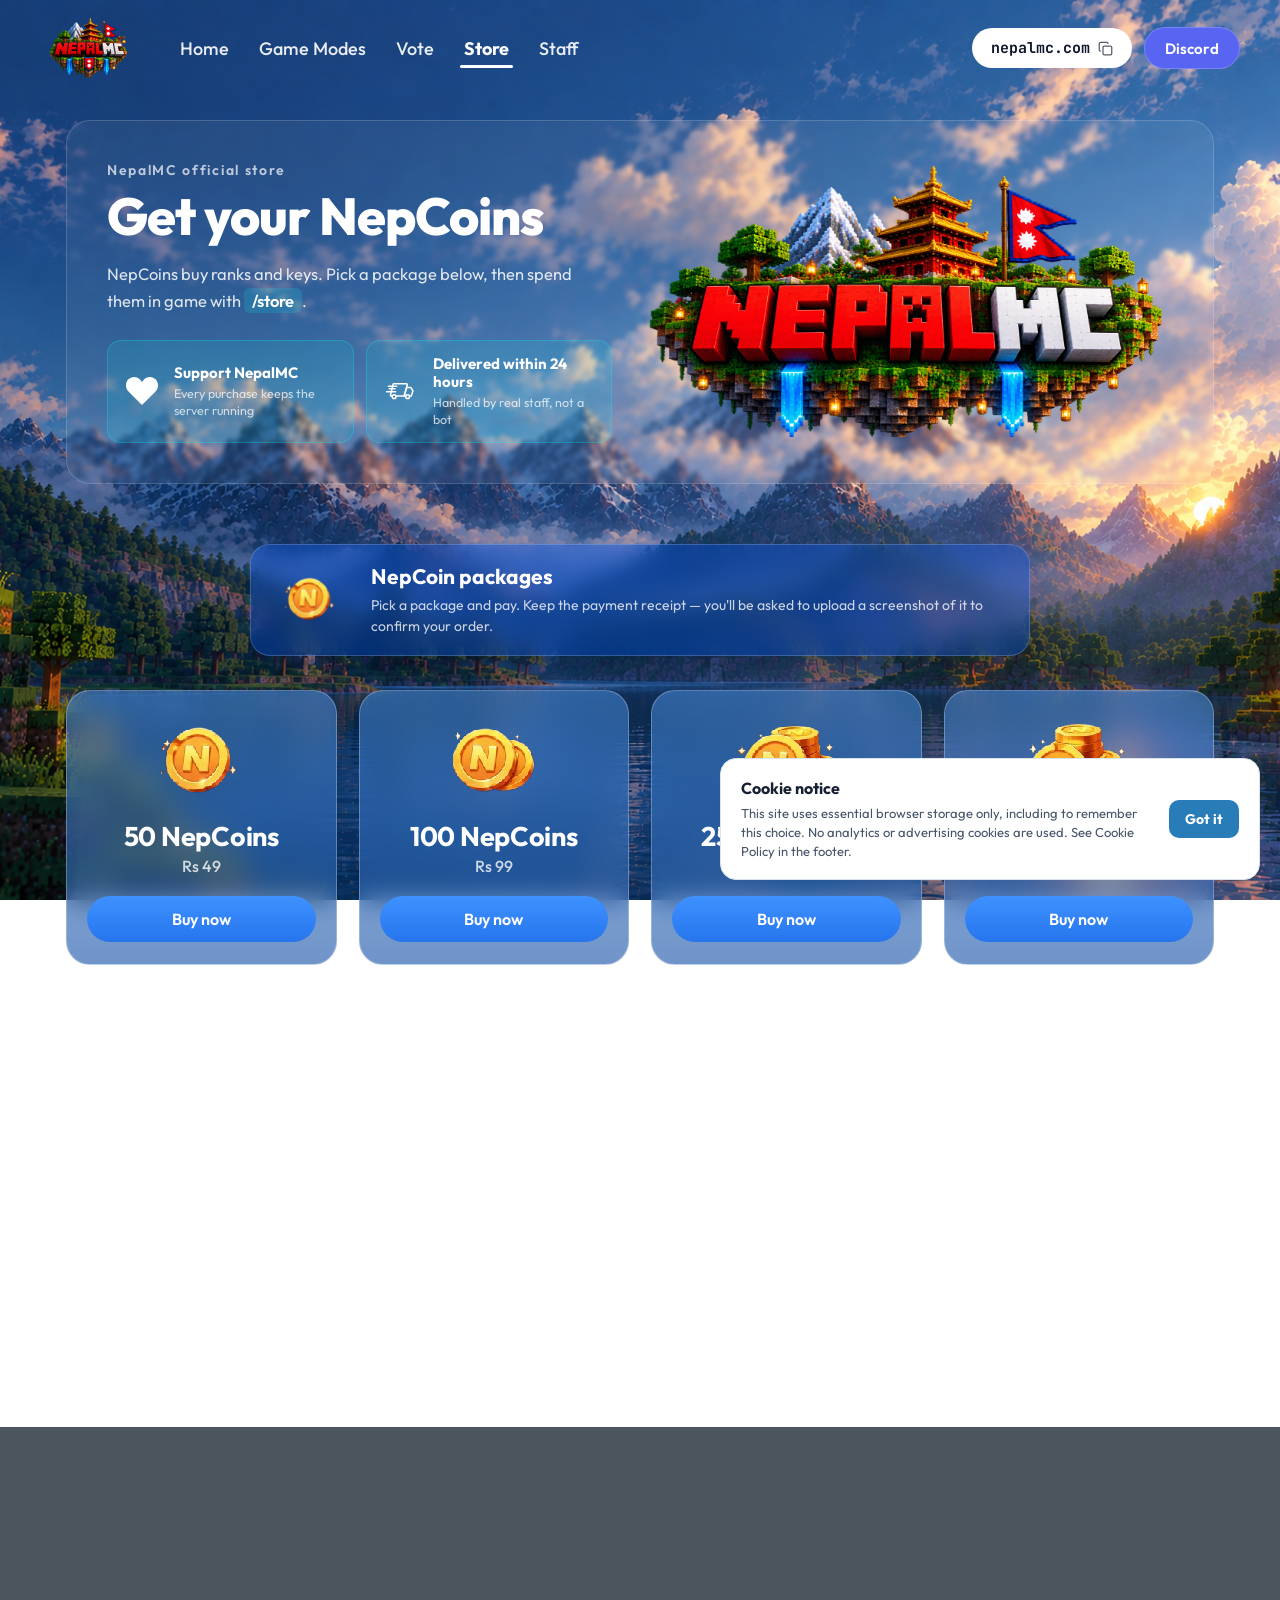
<file: store.html>
<!DOCTYPE html>
<html lang="en">
<head>
    <meta charset="UTF-8">
    <meta name="viewport" content="width=device-width, initial-scale=1.0">
    <title>Store &middot; NepalMC</title>
    <meta name="description" content="Buy NepCoins for NepalMC and spend them on ranks and keys in game with /store.">
    <link rel="icon" type="image/png" href="assets/logo.png">
    <link rel="preconnect" href="https://fonts.googleapis.com">
    <link rel="preconnect" href="https://fonts.gstatic.com" crossorigin>
    <link href="https://fonts.googleapis.com/css2?family=Outfit:wght@400;500;600;700;800&family=JetBrains+Mono:wght@600;700&display=swap" rel="stylesheet">
    <link rel="stylesheet" href="store.css">
    <link rel="stylesheet" href="footer.css">
</head>
<body>

    <div id="page-content">

        <header>
            <nav class="navbar">

                <a href="index.html" class="nav-logo-link">
                    <img src="assets/logo.png" class="nav-logo" alt="NepalMC">
                </a>

                <ul id="nav-left">
                    <li><a href="index.html">Home</a></li>
                    <li><a href="game-modes.html">Game Modes</a></li>
                    <li><a href="vote.html">Vote</a></li>
                    <li><a href="store.html" class="active">Store</a></li>
                    <li><a href="staff.html">Staff</a></li>
                </ul>

                <ul id="nav-right">
                    <li>
                        <button id="ip" class="nav-ip" type="button" aria-label="Copy server IP">
                            
                            <span class="nav-ip-text">nepalmc.com</span>
                            <svg class="copy-icon" viewBox="0 0 24 24" fill="none" stroke="currentColor" stroke-width="2" stroke-linecap="round" stroke-linejoin="round" aria-hidden="true">
                                <rect width="14" height="14" x="8" y="8" rx="2"></rect>
                                <path d="M4 16c-1.1 0-2-.9-2-2V4c0-1.1.9-2 2-2h10c1.1 0 2 .9 2 2"></path>
                            </svg>
                        </button>
                    </li>
                    <li>
                        <a href="https://discord.gg/BeVw4jVtEf" id="discord" target="_blank" rel="noopener">
                            Discord
                        </a>
                    </li>
                </ul>

            </nav>
        </header>

        <main class="store-page">

            <section class="top">
                <div class="left">
                    <p class="eyebrow">NepalMC official store</p>
                    <h1 class="label">Get your NepCoins</h1>

                    <p class="lede">
                        NepCoins buy ranks and keys. Pick a package below, then spend them
                        in game with <code>/store</code>.
                    </p>

                    <div class="additon">

                        <div class="card">
                            <svg width="64px" height="64px" viewBox="0 0 16 16" fill="none" xmlns="http://www.w3.org/2000/svg" aria-hidden="true">
                                <path d="M1.24264 8.24264L8 15L14.7574 8.24264C15.553 7.44699 16 6.36786 16 5.24264V5.05234C16 2.8143 14.1857 1 11.9477 1C10.7166 1 9.55233 1.55959 8.78331 2.52086L8 3.5L7.21669 2.52086C6.44767 1.55959 5.28338 1 4.05234 1C1.8143 1 0 2.8143 0 5.05234V5.24264C0 6.36786 0.44699 7.44699 1.24264 8.24264Z" fill="#feffff"></path>
                            </svg>

                            <h6 class="add-heading">Support NepalMC</h6>
                            <p>Every purchase keeps the server running</p>
                        </div>

                        <div class="card">
                            <svg width="64px" height="64px" viewBox="0 0 64 64" xmlns="http://www.w3.org/2000/svg" stroke-width="3" stroke="#fefefe" fill="none" aria-hidden="true">
                                <path d="M21.68,42.22H37.17a1.68,1.68,0,0,0,1.68-1.68L44.7,19.12A1.68,1.68,0,0,0,43,17.44H17.61a1.69,1.69,0,0,0-1.69,1.68l-5,21.42a1.68,1.68,0,0,0,1.68,1.68h2.18"></path>
                                <path d="M41.66,42.22H38.19l5-17.29h8.22a.85.85,0,0,1,.65.3l3.58,6.3a.81.81,0,0,1,.2.53L52.51,42.22h-3.6"></path>
                                <ellipse cx="18.31" cy="43.31" rx="3.71" ry="3.76"></ellipse>
                                <ellipse cx="45.35" cy="43.31" rx="3.71" ry="3.76"></ellipse>
                                <line x1="23.25" y1="22.36" x2="6.87" y2="22.36" stroke-linecap="round"></line>
                                <line x1="20.02" y1="27.6" x2="8.45" y2="27.6" stroke-linecap="round"></line>
                                <line x1="21.19" y1="33.5" x2="3.21" y2="33.5" stroke-linecap="round"></line>
                            </svg>

                            <h6 class="add-heading">Delivered within 24 hours</h6>
                            <p>Handled by real staff, not a bot</p>
                        </div>

                    </div>
                </div>

                <div class="right">
                    <img src="assets/store_main.png" alt="NepCoins">
                </div>
            </section>

            <section class="main-body">

                <div class="main-top">
                    <img src="package_img/package1.png" alt="" aria-hidden="true">

                    <div>
                        <h3>NepCoin packages</h3>
                        <p>
                            Pick a package and pay. Keep the payment receipt &mdash;
                            you'll be asked to upload a screenshot of it to confirm your order.
                        </p>
                    </div>
                </div>

                <div class="packages">

                    <div class="package">
                        <img src="package_img/package1.png" alt="50 NepCoins">
                        <h2>50 NepCoins</h2>
                        <p class="price">Rs 49</p>
                        <button type="button" onclick="showBuyPopup('50 NepCoins', 'Rs 49', 'package_img/package1.png')">
                            Buy now
                        </button>
                    </div>

                    <div class="package">
                        <img src="package_img/package2.png" alt="100 NepCoins">
                        <h2>100 NepCoins</h2>
                        <p class="price">Rs 99</p>
                        <button type="button" onclick="showBuyPopup('100 NepCoins', 'Rs 99', 'package_img/package2.png')">
                            Buy now
                        </button>
                    </div>

                    <div class="package">
                        <img src="package_img/package3.png" alt="250 NepCoins">
                        <h2>250 NepCoins</h2>
                        <p class="price">Rs 239</p>
                        <button type="button" onclick="showBuyPopup('250 NepCoins', 'Rs 239', 'package_img/package3.png')">
                            Buy now
                        </button>
                    </div>

                    <div class="package">
                        <img src="package_img/package4.png" alt="500 NepCoins">
                        <h2>500 NepCoins</h2>
                        <p class="price">Rs 449</p>
                        <button type="button" onclick="showBuyPopup('500 NepCoins', 'Rs 449', 'package_img/package4.png')">
                            Buy now
                        </button>
                    </div>

                    <div class="package featured">
                        <img src="package_img/package5.png" alt="1,000 NepCoins">
                        <h2>1,000 NepCoins</h2>
                        <p class="price">Rs 849</p>
                        <button type="button" onclick="showBuyPopup('1,000 NepCoins', 'Rs 849', 'package_img/package5.png')">
                            Buy now
                        </button>
                    </div>

                    <div class="package">
                        <img src="package_img/package6.png" alt="2,500 NepCoins">
                        <h2>2,500 NepCoins</h2>
                        <p class="price">Rs 1,999</p>
                        <button type="button" onclick="showBuyPopup('2,500 NepCoins', 'Rs 1,999', 'package_img/package6.png')">
                            Buy now
                        </button>
                    </div>

                </div>

                <p class="store-foot">
                    Payments are handled manually for now. If a package doesn't arrive within 24 hours,
                    open a ticket on
                    <a href="https://discord.gg/BeVw4jVtEf" target="_blank" rel="noopener">Discord</a>
                    with your receipt and in-game name.
                </p>

            </section>

        </main>

        <footer class="site-footer">
    <div class="footer-main">
        <section class="footer-brand" aria-label="About NepalMC">
            <a class="footer-brand-lockup" href="index.html"><img class="footer-logo" src="assets/logo.png" alt=""><span>NepalMC</span></a>
            <p class="footer-description">NepalMC is a Minecraft network with custom, one-of-a-kind game modes, playable on Java and Bedrock.</p>
            <button class="footer-ip" type="button" aria-label="Copy NepalMC server IP">
                <span class="footer-ip-info"><span class="footer-ip-label">SERVER IP</span><span class="footer-ip-text">nepalmc.com</span></span>
                <span class="footer-copy"><svg viewBox="0 0 24 24" fill="none" stroke="currentColor" stroke-width="2" stroke-linecap="round" stroke-linejoin="round" aria-hidden="true"><rect width="14" height="14" x="8" y="8" rx="2"></rect><path d="M4 16c-1.1 0-2-.9-2-2V4c0-1.1.9-2 2-2h10c1.1 0 2 .9 2 2"></path></svg><span>Copy</span></span>
            </button>
        </section>
        <nav class="footer-column" aria-label="Play"><h2>Play</h2><a href="index.html">Home</a><a href="game-modes.html">Game Modes</a><a href="vote.html">Vote</a><a href="store.html">Store</a></nav>
        <nav class="footer-column" aria-label="Community"><h2>Community</h2><a href="https://discord.gg/BeVw4jVtEf" target="_blank" rel="noopener">Discord</a><a href="staff.html">Staff</a></nav>
        <nav class="footer-column" aria-label="Support"><h2>Support</h2><a href="terms.html">Terms of Service</a><a href="privacy.html">Privacy Policy</a><a href="cookies.html">Cookie Policy</a><a href="refund-policy.html">No Refund Policy</a></nav>
    </div>
    <div class="footer-bottom">© 2026 NepalMC. Not affiliated with Mojang or Microsoft.</div>
</footer>

    </div>


    <div id="buy-overlay" class="buy-overlay" aria-hidden="true">
        <div class="buy-modal" role="dialog" aria-modal="true" aria-labelledby="buy-title">

            <button
                type="button"
                class="buy-close"
                onclick="closeBuyPopup()"
                aria-label="Close purchase form">
                &times;
            </button>

            <div class="buy-header">

                <div class="buy-product">
                    <img id="buy-product-image" src="package_img/package1.png" alt="NepCoins">
                </div>

                <div>
                    <p class="buy-eyebrow">NEPALMC STORE</p>
                    <h2 id="buy-title">Purchase NepCoins</h2>
                    <p class="buy-subtitle">
                        Complete the form below and upload your payment receipt.
                    </p>
                </div>

            </div>


            <div class="selected-package">

                <div>
                    <span class="selected-label">Selected package</span>
                    <strong id="buy-package">50 NepCoins</strong>
                </div>

                <div class="selected-price">
                    <span>Price</span>
                    <strong id="buy-price">Rs 49</strong>
                </div>

            </div>


            <form id="buy-form" onsubmit="submitBuyForm(event)">

                <div class="form-section">
                    <div class="form-section-title"><span>01</span>Choose your server</div>
                    <div class="server-choice-group" role="radiogroup" aria-label="Choose your server">
                        <label class="server-choice"><input type="radio" name="serverType" value="Economy" required><span><strong>Economy</strong><small>Economy server</small></span></label>
                        <label class="server-choice"><input type="radio" name="serverType" value="Semi-Vanilla" required><span><strong>Semi-Vanilla</strong><small>Semi-Vanilla server</small></span></label>
                    </div>
                </div>

                <div class="form-section">

                    <div class="form-section-title">
                        <span>02</span>
                        Player information
                    </div>

                    <div class="form-grid">

                        <div class="form-field">
                            <label for="minecraft-username">
                                Minecraft username
                            </label>

                            <input
                                type="text"
                                id="minecraft-username"
                                name="minecraftUsername"
                                placeholder="Your Minecraft username"
                                maxlength="16"
                                autocomplete="off"
                                required>

                            <small>
                                This is the account that will receive the NepCoins.
                            </small>
                        </div>

                        <div class="form-field">
                            <label for="discord-username">
                                Discord username
                            </label>

                            <input
                                type="text"
                                id="discord-username"
                                name="discordUsername"
                                placeholder="Your Discord username"
                                maxlength="100"
                                autocomplete="off"
                                required>

                            <small>
                                Used if staff need to contact you.
                            </small>
                        </div>

                    </div>

                </div>


                <div class="form-section">

                    <div class="form-section-title">
                        <span>03</span>
                        Payment information
                    </div>

                    <div class="form-grid">

                        <div class="form-field">

                            <label for="payment-method">
                                Payment method
                            </label>

                            <select id="payment-method" name="paymentMethod" required>
                                <option value="" selected disabled>
                                    Select payment method
                                </option>

                                <option value="eSewa">
                                    eSewa
                                </option>

                                <option value="Bank Transfer">
                                    Bank Transfer
                                </option>

                                <option value="Other">
                                    Other
                                </option>
                            </select>


                            <div id="payment-qr" class="payment-qr">

                                <p class="payment-qr-title">
                                    Payment QR Code
                                </p>
                                    <img
                                        src="assets/payment_qr.jpeg"
                                        alt="NepalMC Payment QR Code"
                                        onerror="this.closest('.payment-qr').classList.add('qr-error'); this.nextElementSibling && (this.nextElementSibling.hidden = false);">

                                <p class="qr-fallback" hidden>
                                    QR code couldn't load. Please open a ticket on Discord and we'll send it to you directly.
                                </p>

                                <p class="payment-qr-text">
                                    Scan this QR code to make your payment.
                                    <strong>
                                        Keep your payment receipt and upload a clear screenshot of it below.
                                    </strong>
                                </p>

                            </div>

                        </div>


                        <div class="form-field">

                            <label for="transaction-id">
                                Transaction / reference ID
                            </label>

                            <input
                                type="text"
                                id="transaction-id"
                                name="transactionId"
                                placeholder="Enter your transaction ID"
                                maxlength="100"
                                autocomplete="off"
                                required>

                            <small>
                                Enter the transaction or reference number shown on your receipt.
                            </small>

                        </div>

                    </div>

                </div>


                <div class="form-section">

                    <div class="form-section-title">
                        <span>03</span>
                        Payment receipt
                    </div>

                    <div class="upload-area">

                        <input
                            type="file"
                            id="payment-screenshot"
                            name="paymentScreenshot"
                            accept="image/png,image/jpeg,image/webp"
                            required>

                        <label for="payment-screenshot" class="upload-label">

                            <div class="upload-icon">

                                <svg
                                    viewBox="0 0 24 24"
                                    fill="none"
                                    stroke="currentColor"
                                    stroke-width="1.8">

                                    <path d="M12 16V4"></path>
                                    <path d="M7 9l5-5 5 5"></path>
                                    <path d="M4 20h16"></path>

                                </svg>

                            </div>

                            <strong id="upload-title">
                                Upload payment screenshot
                            </strong>

                            <span id="upload-text">
                                PNG, JPG or WEBP · Click to choose
                            </span>

                        </label>

                    </div>

                </div>


                <div class="buy-notice">

                    <svg
                        viewBox="0 0 24 24"
                        fill="none"
                        stroke="currentColor"
                        stroke-width="1.8">

                        <circle
                            cx="12"
                            cy="12"
                            r="9">
                        </circle>

                        <path d="M12 10v6"></path>

                        <path d="M12 7h.01"></path>

                    </svg>

                    <p>
                        Your payment will be manually reviewed by NepalMC staff.
                        Do not submit fake or edited receipts.
                    </p>

                </div>


                <div class="policy-agreement">
                    <input type="checkbox" id="policy-agreement" name="policyAgreement" required>
                    <label for="policy-agreement">I have read and agree to the <a href="terms.html" target="_blank" rel="noopener">Terms</a>, <a href="privacy.html" target="_blank" rel="noopener">Privacy Policy</a>, and <a href="refund-policy.html" target="_blank" rel="noopener">No Refund Policy</a>.</label>
                </div>

                <button
                    type="submit"
                    class="submit-payment">
                    Submit payment
                </button>

            </form>

        </div>

    </div>


    <div id="success-overlay" class="success-overlay" aria-hidden="true">

        <div class="success-modal" role="dialog" aria-modal="true" aria-labelledby="success-title">

            <div class="success-icon">
                <svg viewBox="0 0 24 24" fill="none" stroke="currentColor" stroke-width="2">
                    <path d="M4 12.5l5 5L20 6.5"></path>
                </svg>
            </div>

            <h2 id="success-title" class="success-title">Payment submitted</h2>

            <p class="success-text">
                Your payment has been sent to NepalMC staff for verification.
            </p>

            <div class="success-code-box">
                <span class="success-code-label">Your order code</span>

                <div class="success-code-row">
                    <strong id="success-code" class="success-code">NCP-XXXXXX</strong>

                    <button
                        type="button"
                        id="success-code-copy"
                        class="success-code-copy"
                        onclick="copyOrderCode()"
                        aria-label="Copy order code">

                        <svg viewBox="0 0 24 24" fill="none" stroke="currentColor" stroke-width="1.8">
                            <rect x="9" y="9" width="12" height="12" rx="2"></rect>
                            <path d="M5 15H4a1 1 0 0 1-1-1V4a1 1 0 0 1 1-1h10a1 1 0 0 1 1 1v1"></path>
                        </svg>

                    </button>
                </div>
            </div>

            <p class="success-note">
                Remember this code. If you don't receive your NepCoins within 24 hours,
                open a ticket on
                <a href="https://discord.gg/BeVw4jVtEf" target="_blank" rel="noopener">Discord</a>
                and include it.
            </p>

            <button type="button" class="success-close" onclick="closeSuccessPopup()">
                Got it
            </button>

        </div>

    </div>


    <script src="script.js"></script>

</body>
</html>
</file>
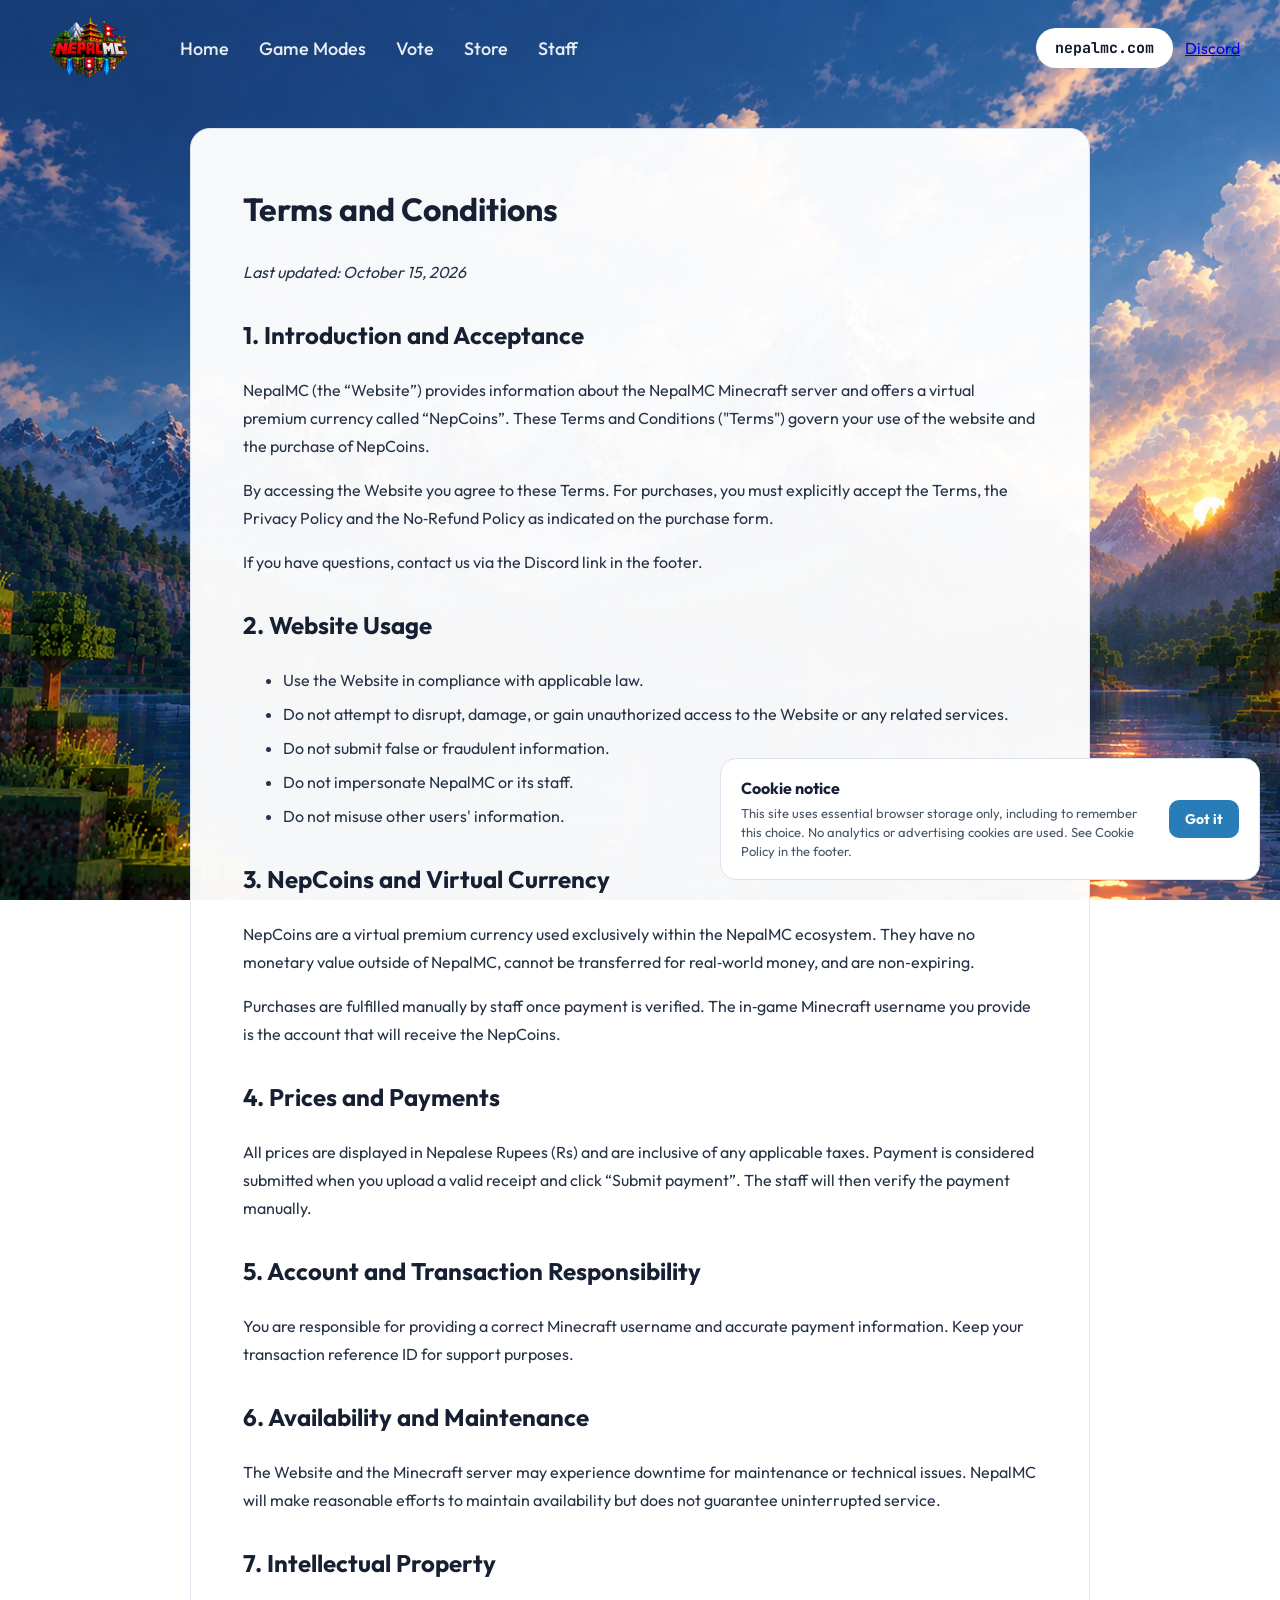
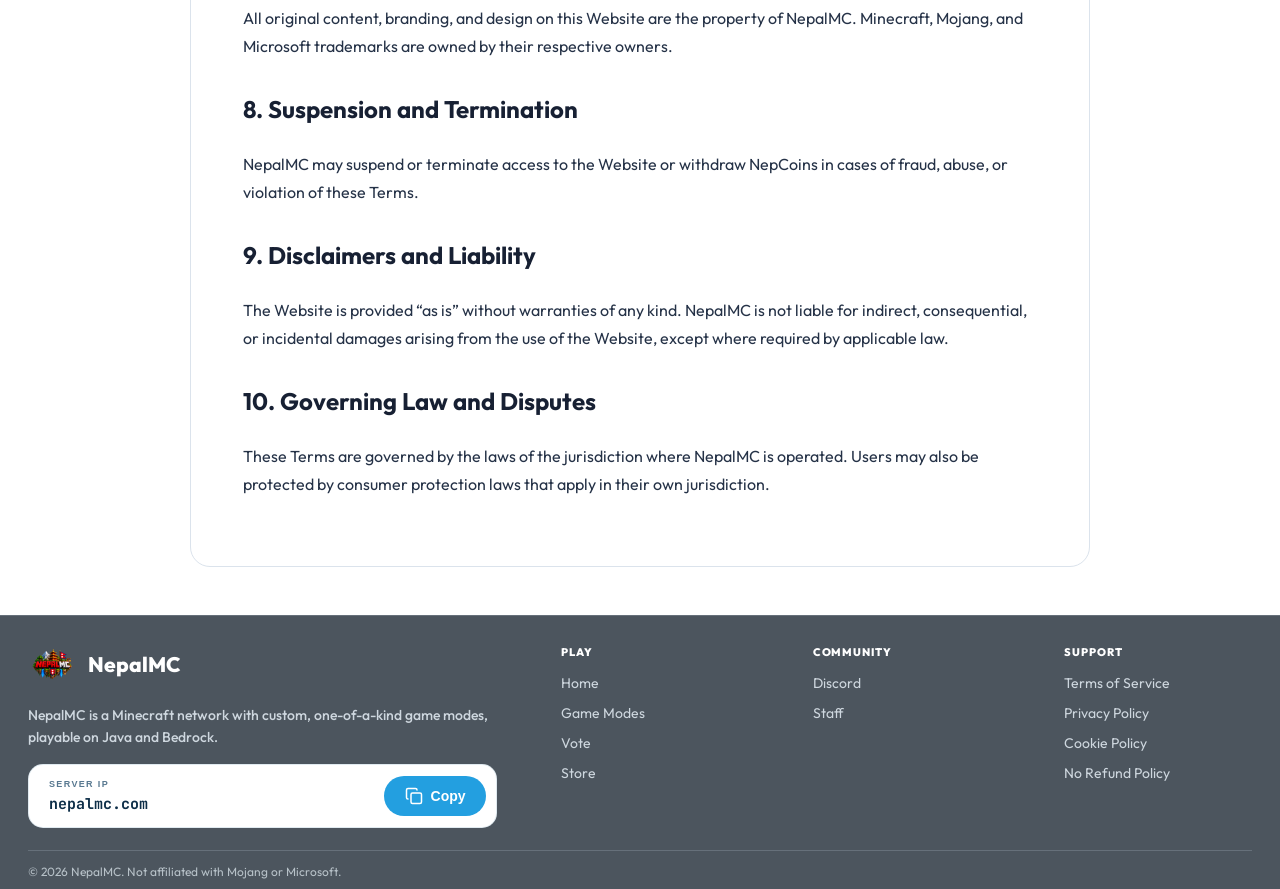
<file: terms.html>
<!DOCTYPE html>
<html lang="en">
<head>
    <meta charset="UTF-8">
    <meta name="viewport" content="width=device-width, initial-scale=1.0">
    <title>Terms and Conditions – NepalMC</title>
    <link rel="stylesheet" href="style.css">
    <link rel="stylesheet" href="footer.css">
</head>
<body>
    <header>
        <nav class="navbar">
            <a href="index.html" class="nav-logo-link"><img src="assets/logo.png" class="nav-logo" alt="NepalMC"></a>
            <ul id="nav-left">
                <li><a href="index.html">Home</a></li>
                <li><a href="game-modes.html">Game Modes</a></li>
                <li><a href="vote.html">Vote</a></li>
                <li><a href="store.html">Store</a></li>
                <li><a href="staff.html">Staff</a></li>
            </ul>
            <ul id="nav-right">
                <li><button id="ip" class="nav-ip" type="button" aria-label="Copy server IP"><span class="nav-ip-text">nepalmc.com</span></button></li>
                <li><a href="https://discord.gg/BeVw4jVtEf" target="_blank" rel="noopener">Discord</a></li>
            </ul>
        </nav>
    </header>
    <main class="content">
        <h1>Terms and Conditions</h1>
        <p><em>Last updated: October 15, 2026</em></p>
        <section>
            <h2>1. Introduction and Acceptance</h2>
            <p>NepalMC (the “Website”) provides information about the NepalMC Minecraft server and offers a virtual premium currency called “NepCoins”. These Terms and Conditions ("Terms") govern your use of the website and the purchase of NepCoins.</p>
            <p>By accessing the Website you agree to these Terms. For purchases, you must explicitly accept the Terms, the Privacy Policy and the No‑Refund Policy as indicated on the purchase form.</p>
            <p>If you have questions, contact us via the Discord link in the footer.</p>
        </section>
        <section>
            <h2>2. Website Usage</h2>
            <ul>
                <li>Use the Website in compliance with applicable law.</li>
                <li>Do not attempt to disrupt, damage, or gain unauthorized access to the Website or any related services.</li>
                <li>Do not submit false or fraudulent information.</li>
                <li>Do not impersonate NepalMC or its staff.</li>
                <li>Do not misuse other users' information.</li>
            </ul>
        </section>
        <section>
            <h2>3. NepCoins and Virtual Currency</h2>
            <p>NepCoins are a virtual premium currency used exclusively within the NepalMC ecosystem. They have no monetary value outside of NepalMC, cannot be transferred for real‑world money, and are non‑expiring.</p>
            <p>Purchases are fulfilled manually by staff once payment is verified. The in‑game Minecraft username you provide is the account that will receive the NepCoins.</p>
        </section>
        <section>
            <h2>4. Prices and Payments</h2>
            <p>All prices are displayed in Nepalese Rupees (Rs) and are inclusive of any applicable taxes. Payment is considered submitted when you upload a valid receipt and click “Submit payment”. The staff will then verify the payment manually.</p>
        </section>
        <section>
            <h2>5. Account and Transaction Responsibility</h2>
            <p>You are responsible for providing a correct Minecraft username and accurate payment information. Keep your transaction reference ID for support purposes.</p>
        </section>
        <section>
            <h2>6. Availability and Maintenance</h2>
            <p>The Website and the Minecraft server may experience downtime for maintenance or technical issues. NepalMC will make reasonable efforts to maintain availability but does not guarantee uninterrupted service.</p>
        </section>
        <section>
            <h2>7. Intellectual Property</h2>
            <p>All original content, branding, and design on this Website are the property of NepalMC. Minecraft, Mojang, and Microsoft trademarks are owned by their respective owners.</p>
        </section>
        <section>
            <h2>8. Suspension and Termination</h2>
            <p>NepalMC may suspend or terminate access to the Website or withdraw NepCoins in cases of fraud, abuse, or violation of these Terms.</p>
        </section>
        <section>
            <h2>9. Disclaimers and Liability</h2>
            <p>The Website is provided “as is” without warranties of any kind. NepalMC is not liable for indirect, consequential, or incidental damages arising from the use of the Website, except where required by applicable law.</p>
        </section>
        <section>
            <h2>10. Governing Law and Disputes</h2>
            <p>These Terms are governed by the laws of the jurisdiction where NepalMC is operated. Users may also be protected by consumer protection laws that apply in their own jurisdiction.</p>
        </section>
    </main>
    <footer class="site-footer">
    <div class="footer-main">
        <section class="footer-brand" aria-label="About NepalMC">
            <a class="footer-brand-lockup" href="index.html"><img class="footer-logo" src="assets/logo.png" alt=""><span>NepalMC</span></a>
            <p class="footer-description">NepalMC is a Minecraft network with custom, one-of-a-kind game modes, playable on Java and Bedrock.</p>
            <button class="footer-ip" type="button" aria-label="Copy NepalMC server IP">
                <span class="footer-ip-info"><span class="footer-ip-label">SERVER IP</span><span class="footer-ip-text">nepalmc.com</span></span>
                <span class="footer-copy"><svg viewBox="0 0 24 24" fill="none" stroke="currentColor" stroke-width="2" stroke-linecap="round" stroke-linejoin="round" aria-hidden="true"><rect width="14" height="14" x="8" y="8" rx="2"></rect><path d="M4 16c-1.1 0-2-.9-2-2V4c0-1.1.9-2 2-2h10c1.1 0 2 .9 2 2"></path></svg><span>Copy</span></span>
            </button>
        </section>
        <nav class="footer-column" aria-label="Play"><h2>Play</h2><a href="index.html">Home</a><a href="game-modes.html">Game Modes</a><a href="vote.html">Vote</a><a href="store.html">Store</a></nav>
        <nav class="footer-column" aria-label="Community"><h2>Community</h2><a href="https://discord.gg/BeVw4jVtEf" target="_blank" rel="noopener">Discord</a><a href="staff.html">Staff</a></nav>
        <nav class="footer-column" aria-label="Support"><h2>Support</h2><a href="terms.html">Terms of Service</a><a href="privacy.html">Privacy Policy</a><a href="cookies.html">Cookie Policy</a><a href="refund-policy.html">No Refund Policy</a></nav>
    </div>
    <div class="footer-bottom">© 2026 NepalMC. Not affiliated with Mojang or Microsoft.</div>
</footer>
    <script src="script.js"></script>
</body>
</html>
</file>
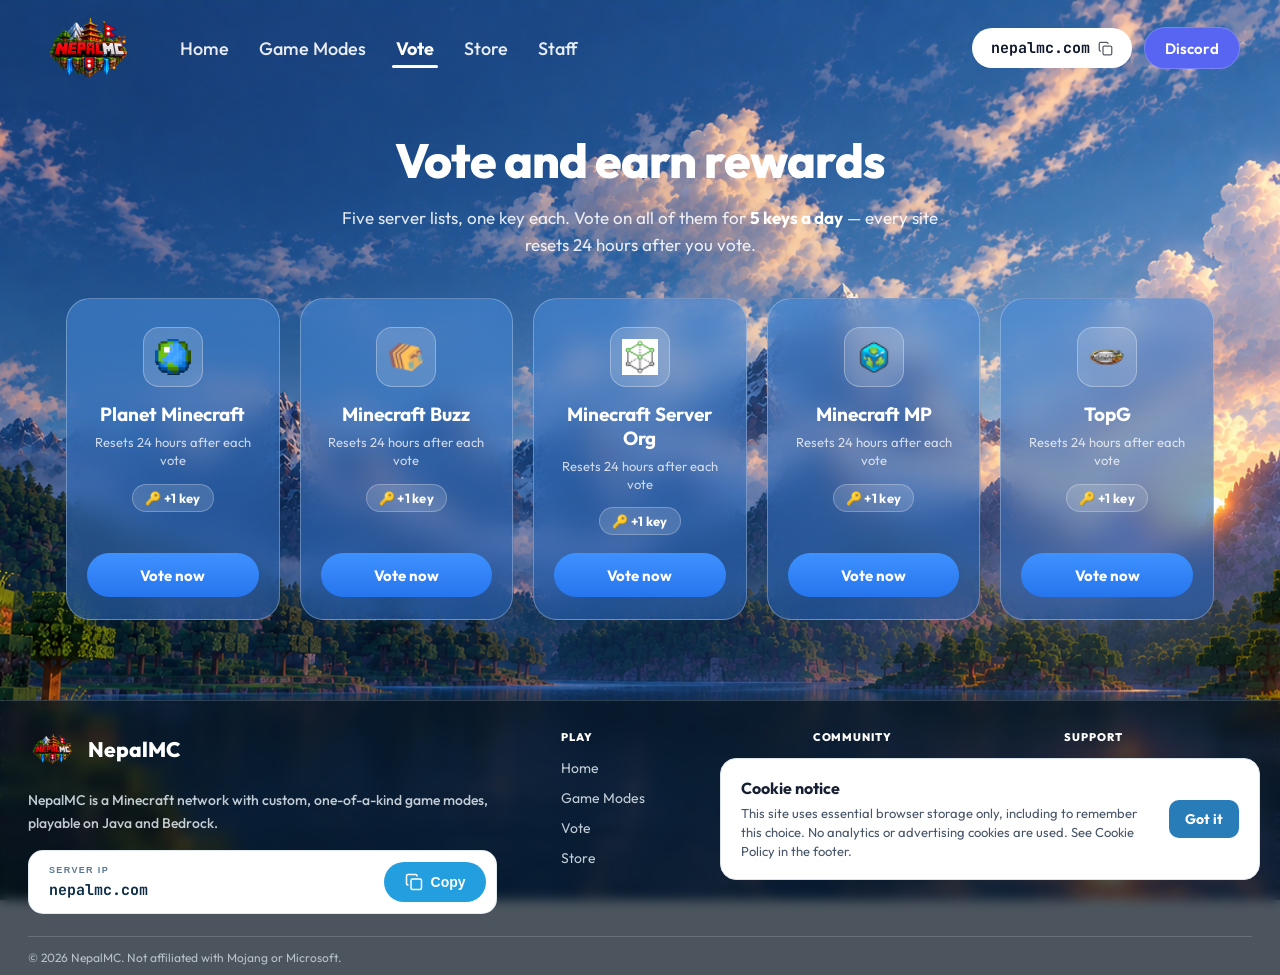
<file: vote.html>
<!DOCTYPE html>
<html lang="en">
<head>
    <meta charset="UTF-8">
    <meta name="viewport" content="width=device-width, initial-scale=1.0">
    <title>Vote &middot; NepalMC</title>
    <meta name="description" content="Vote for NepalMC on five server lists and claim a key for each vote, every day.">
    <link rel="icon" type="image/png" href="assets/logo.png">
    <link rel="preconnect" href="https://fonts.googleapis.com">
    <link rel="preconnect" href="https://fonts.gstatic.com" crossorigin>
    <link href="https://fonts.googleapis.com/css2?family=Outfit:wght@400;500;600;700;800&family=JetBrains+Mono:wght@600;700&display=swap" rel="stylesheet">
    <link rel="stylesheet" href="vote.css">
    <link rel="stylesheet" href="footer.css">
</head>
<body>
    <header>
    <nav class="navbar">

        <a href="index.html">
            <img src="assets/logo.png" class="nav-logo" alt="NepalMC">
        </a>

        <ul id="nav-left">
            <li><a href="index.html">Home</a></li>
                <li><a href="game-modes.html">Game Modes</a></li>
            <li><a href="vote.html" class="active">Vote</a></li>
            <li><a href="store.html">Store</a></li>
            <li><a href="staff.html">Staff</a></li>
        </ul>

        <ul id="nav-right">

            <li>
                <button id="ip" class="nav-ip" type="button" aria-label="Copy server IP">
                    
                    <span class="nav-ip-text">nepalmc.com</span>
                    <svg class="copy-icon" viewBox="0 0 24 24" fill="none" stroke="currentColor" stroke-width="2" stroke-linecap="round" stroke-linejoin="round" aria-hidden="true">
                        <rect width="14" height="14" x="8" y="8" rx="2"></rect>
                        <path d="M4 16c-1.1 0-2-.9-2-2V4c0-1.1.9-2 2-2h10c1.1 0 2 .9 2 2"></path>
                    </svg>
                </button>
            </li>

            <li>
                <a href="https://discord.gg/BeVw4jVtEf" id="discord" target="_blank" rel="noopener">
                    Discord
                </a>
            </li>

        </ul>

    </nav>
    </header>

    <main class="vote-page">

        <header class="vote-head">
            <h1 id="vote">Vote and earn rewards</h1>
            <p class="vote-sub">
                Five server lists, one key each. Vote on all of them for
                <strong>5 keys a day</strong> &mdash; every site resets 24 hours after you vote.
            </p>
        </header>

        <ul class="vote-list">

            <li class="vote-box">
                <div class="site-logo">
                    <img src="[data-uri]" alt="Planet Minecraft" width="34" height="34" loading="lazy">
                </div>
                <h2 class="site-name">Planet Minecraft</h2>
                <p class="site-note">Resets 24 hours after each vote</p>
                <span class="key">🔑 +1 key</span>
                <a class="vote" href="https://www.planetminecraft.com/server/nepalmc/vote/" target="_blank" rel="noopener">
                    Vote now
                </a>
            </li>

            <li class="vote-box">
                <div class="site-logo">
                    <img src="[data-uri]" alt="Minecraft Buzz" width="34" height="34" loading="lazy">
                </div>
                <h2 class="site-name">Minecraft Buzz</h2>
                <p class="site-note">Resets 24 hours after each vote</p>
                <span class="key">🔑 +1 key</span>
                <a class="vote" href="https://minecraft.buzz/vote/nepalmc" target="_blank" rel="noopener">
                    Vote now
                </a>
            </li>

            <li class="vote-box">
                <div class="site-logo">
                    <img src="[data-uri]" alt="Minecraft Server Org" width="34" height="34" loading="lazy">
                </div>
                <h2 class="site-name">Minecraft Server Org</h2>
                <p class="site-note">Resets 24 hours after each vote</p>
                <span class="key">🔑 +1 key</span>
                <a class="vote" href="https://minecraftservers.org/vote/692248" target="_blank" rel="noopener">
                    Vote now
                </a>
            </li>

            <li class="vote-box">
                <div class="site-logo">
                    <img src="[data-uri]" alt="Minecraft MP" width="34" height="34" loading="lazy">
                </div>
                <h2 class="site-name">Minecraft MP</h2>
                <p class="site-note">Resets 24 hours after each vote</p>
                <span class="key">🔑 +1 key</span>
                <a class="vote" href="https://minecraft-mp.com/server/363000/vote/" target="_blank" rel="noopener">
                    Vote now
                </a>
            </li>

            <li class="vote-box">
                <div class="site-logo">
                    <img src="[data-uri]" alt="TopG" width="34" height="34" loading="lazy">
                </div>
                <h2 class="site-name">TopG</h2>
                <p class="site-note">Resets 24 hours after each vote</p>
                <span class="key">🔑 +1 key</span>
                <a class="vote" href="https://topg.org/minecraft-servers/server-685465" target="_blank" rel="noopener">
                    Vote now
                </a>
            </li>

        </ul>
    </main>

    <footer class="site-footer">
    <div class="footer-main">
        <section class="footer-brand" aria-label="About NepalMC">
            <a class="footer-brand-lockup" href="index.html"><img class="footer-logo" src="assets/logo.png" alt=""><span>NepalMC</span></a>
            <p class="footer-description">NepalMC is a Minecraft network with custom, one-of-a-kind game modes, playable on Java and Bedrock.</p>
            <button class="footer-ip" type="button" aria-label="Copy NepalMC server IP">
                <span class="footer-ip-info"><span class="footer-ip-label">SERVER IP</span><span class="footer-ip-text">nepalmc.com</span></span>
                <span class="footer-copy"><svg viewBox="0 0 24 24" fill="none" stroke="currentColor" stroke-width="2" stroke-linecap="round" stroke-linejoin="round" aria-hidden="true"><rect width="14" height="14" x="8" y="8" rx="2"></rect><path d="M4 16c-1.1 0-2-.9-2-2V4c0-1.1.9-2 2-2h10c1.1 0 2 .9 2 2"></path></svg><span>Copy</span></span>
            </button>
        </section>
        <nav class="footer-column" aria-label="Play"><h2>Play</h2><a href="index.html">Home</a><a href="game-modes.html">Game Modes</a><a href="vote.html">Vote</a><a href="store.html">Store</a></nav>
        <nav class="footer-column" aria-label="Community"><h2>Community</h2><a href="https://discord.gg/BeVw4jVtEf" target="_blank" rel="noopener">Discord</a><a href="staff.html">Staff</a></nav>
        <nav class="footer-column" aria-label="Support"><h2>Support</h2><a href="terms.html">Terms of Service</a><a href="privacy.html">Privacy Policy</a><a href="cookies.html">Cookie Policy</a><a href="refund-policy.html">No Refund Policy</a></nav>
    </div>
    <div class="footer-bottom">© 2026 NepalMC. Not affiliated with Mojang or Microsoft.</div>
</footer>

    <script src="script.js"></script>
</body>
</html>
</file>
<file: style.css>
@import url('https://fonts.googleapis.com/css2?family=Outfit:wght@400;500;600;700;800&family=JetBrains+Mono:wght@600;700&display=swap');

:root {
    --font-sans: 'Outfit', -apple-system, BlinkMacSystemFont, 'Segoe UI', Roboto, sans-serif;
    --font-mono: 'JetBrains Mono', monospace;
    --color-discord: #5865f2;
    --color-discord-hover: #4752c4;
    --color-store: #45a3df;
    --color-store-hover: #3795d1;
    --color-emerald: #10b981;
}

* {
    box-sizing: border-box;
}

body {
    background-image: url("assets/background.png");
    background-size: cover;
    background-repeat: no-repeat;
    background-attachment: fixed;
    background-position: center top;
    margin: 0;
    padding: 16px 20px;
    font-family: var(--font-sans);
    -webkit-font-smoothing: antialiased;
    -moz-osx-font-smoothing: grayscale;
    min-height: 100vh;
    display: flex;
    flex-direction: column;
}

.main-content {
    flex: 1;
    display: flex;
    flex-direction: column;
    align-items: center;
    justify-content: center;
    padding: 28px 0 34px;
    width: 100%;
    max-width: 1200px;
    margin: 0 auto;
}



header {
    width: 100%;
}

.navbar {
    display: flex;
    align-items: center;
    width: 100%;
    max-width: 1200px;
    margin: 0 auto;
    gap: 16px;
}

.nav-logo-link {
    display: flex;
    align-items: center;
    text-decoration: none;
    flex-shrink: 0;
}

.nav-logo {
    height: 64px;
    width: auto;
    display: block;
    filter: drop-shadow(0 4px 10px rgba(0, 0, 0, 0.35));
    transition: transform 0.25s ease;
}

.nav-logo-link:hover .nav-logo {
    transform: scale(1.05);
}

#nav-left {
    display: flex;
    align-items: center;
    gap: 22px;
    list-style: none;
    margin: 0 0 0 24px;
    padding: 0;
}

#nav-left a {
    color: rgba(255, 255, 255, 0.9);
    font-size: 18px;
    font-weight: 500;
    text-decoration: none;
    padding: 8px 4px;
    position: relative;
    transition: color 0.2s ease, opacity 0.2s ease;
}

#nav-left a:hover {
    color: #ffffff;
    opacity: 1;
}

#nav-left a.active {
    color: #ffffff;
    font-weight: 700;
}

#nav-left a.active::after {
    content: '';
    position: absolute;
    bottom: 0;
    left: 0;
    right: 0;
    height: 3px;
    background: #ffffff;
    border-radius: 99px;
    box-shadow: 0 0 8px rgba(255, 255, 255, 0.6);
}

#nav-right {
    display: flex;
    align-items: center;
    gap: 12px;
    list-style: none;
    margin: 0 0 0 auto;
    padding: 0;
    flex-shrink: 0;
}


#ip,
.nav-ip {
    display: inline-flex;
    align-items: center;
    justify-content: center;
    gap: 8px;
    background-color: #ffffff;
    color: #0f172a;
    font-family: var(--font-mono);
    font-size: 15px;
    font-weight: 700;
    text-decoration: none;
    border: 1px solid rgba(255, 255, 255, 0.8);
    border-radius: 9999px;
    padding: 9px 18px;
    cursor: pointer;
    box-shadow: 0 4px 14px rgba(0, 0, 0, 0.15);
    transition: transform 0.2s ease, box-shadow 0.2s ease, background-color 0.2s ease;
}

#ip:hover,
.nav-ip:hover {
    transform: translateY(-2px);
    box-shadow: 0 8px 20px rgba(0, 0, 0, 0.22);
    background-color: #f8fafc;
}

#ip:active,
.nav-ip:active {
    transform: translateY(0);
}

.nav-ip-dot {
    width: 8px;
    height: 8px;
    background-color: var(--color-emerald);
    border-radius: 50%;
    box-shadow: 0 0 6px var(--color-emerald);
}

.copy-icon {
    width: 15px;
    height: 15px;
    flex-shrink: 0;
    opacity: 0.7;
    transition: opacity 0.2s ease, transform 0.2s ease;
}

#ip:hover .copy-icon,
.nav-ip:hover .copy-icon {
    opacity: 1;
    transform: scale(1.1);
}


#discord {
    display: inline-flex;
    align-items: center;
    justify-content: center;
    gap: 8px;
    height: 42px;
    padding: 0 20px;
    background-color: var(--color-discord);
    color: #ffffff;
    font-family: var(--font-sans);
    font-size: 15px;
    font-weight: 600;
    text-decoration: none;
    border: 1px solid rgba(255, 255, 255, 0.2);
    border-radius: 9999px;
    cursor: pointer;
    box-shadow: 0 4px 14px rgba(88, 101, 242, 0.35);
    transition: transform 0.2s ease, background-color 0.2s ease, box-shadow 0.2s ease;
}

#discord:hover {
    transform: translateY(-2px);
    background-color: var(--color-discord-hover);
    box-shadow: 0 8px 20px rgba(88, 101, 242, 0.5);
}

#discord:active {
    transform: translateY(0);
}

.discord-icon {
    width: 18px;
    height: 18px;
    flex-shrink: 0;
}



#main-logo {
    display: flex;
    align-items: center;
    justify-content: center;
    width: 100%;
    margin-top: 36px;
}

#main-logo img {
    display: block;
    max-width: min(98vw, 660px);
    height: auto;
    filter: drop-shadow(0 15px 25px rgba(0, 0, 0, 0.55));
    animation: floating 3.2s ease-in-out infinite;
}

@keyframes floating {
    0%, 100% {
        transform: translateY(0);
    }
    50% {
        transform: translateY(-7px);
    }
}

.affiliation-note { margin: 8px 0 0; color: rgba(255,255,255,.76); font-size: 12px; }
.modes-main { gap: 16px; padding: 44px 0; color: #fff; }
.modes-main h1, .mode-detail h1 { margin: 0; font-size: clamp(34px, 6vw, 56px); }
.modes-intro { margin: 0 0 18px; color: rgba(255,255,255,.8); font-size: 18px; }
.mode-cards { display: grid; grid-template-columns: repeat(2, minmax(0, 1fr)); gap: 24px; width: min(1180px, 100%); }
.mode-card { --mode-accent: #f7bd35; position: relative; isolation: isolate; display: block; aspect-ratio: 1.6; min-height: 280px; overflow: hidden; color: #fff; text-decoration: none; border: 1px solid rgba(255,255,255,.28); border-radius: 22px; background: #10121c; transition: transform .24s ease, border-color .24s ease; }
.mode-card-vanilla { --mode-accent: #a5dbd3; display: grid; place-items: center; background: radial-gradient(ellipse at 76% 24%, rgba(90,160,151,.2), transparent 42%), linear-gradient(145deg, #112c30, #192a37 58%, #1b2941); }
.mode-card-vanilla-title { position: relative; z-index: 2; color: #f0f6f5; font-size: clamp(30px, 4vw, 52px); font-weight: 750; letter-spacing: -.035em; text-wrap: balance; }
.mode-card-vanilla:hover .mode-card-vanilla-title, .mode-card-vanilla:focus-visible .mode-card-vanilla-title { color: #d6f1eb; }
.mode-card-economy { --mode-accent: #83dbb4; display: grid; place-items: center; background: radial-gradient(ellipse at 76% 24%, rgba(90,160,151,.2), transparent 42%), linear-gradient(145deg, #112c30, #192a37 58%, #1b2941); }
.mode-card-economy-label { position: relative; z-index: 2; color: #f0f6f5; font-size: clamp(30px, 4vw, 52px); font-weight: 750; letter-spacing: -.035em; text-wrap: balance; }
.mode-card::after { position: absolute; z-index: 1; inset: 48% 0 0; content: ''; pointer-events: none; background: linear-gradient(180deg, transparent 35%, rgba(7,8,17,.16) 100%); }
.mode-card-art { position: absolute; z-index: 0; inset: 0; display: block; width: 100%; height: 100%; object-fit: cover; transition: transform .45s cubic-bezier(.2,.75,.25,1); }
.mode-card:hover, .mode-card:focus-visible { transform: translateY(-5px); border-color: var(--mode-accent); }
.mode-card:hover .mode-card-art, .mode-card:focus-visible .mode-card-art { transform: scale(1.025); }
.mode-card-action { position: absolute; z-index: 2; right: 18px; bottom: 18px; display: inline-flex; align-items: center; gap: 12px; padding: 11px 15px; color: #fff; border: 1px solid rgba(255,255,255,.25); border-radius: 999px; background: rgba(8,12,24,.78); backdrop-filter: blur(8px); font-size: 13px; font-weight: 750; transition: background .2s ease, border-color .2s ease; }
.mode-card-action span { color: var(--mode-accent); font-size: 16px; }
.mode-card:hover .mode-card-action, .mode-card:focus-visible .mode-card-action { border-color: var(--mode-accent); background: rgba(8,12,24,.94); }
.mode-detail { gap: 18px; color: #fff; text-align: center; }
.mode-detail p { max-width: 600px; color: rgba(255,255,255,.85); font-size: 18px; line-height: 1.6; }
@media (max-width: 760px) { .mode-cards { grid-template-columns: 1fr; width: min(620px, 100%); } .mode-card { min-height: 240px; } }
@media (prefers-reduced-motion: reduce) { .mode-card, .mode-card-art, .mode-card-action { transition: none; } }
@media (prefers-reduced-motion: reduce) { #main-logo img { animation: none; } }



#main-ip {
    display: flex;
    align-items: center;
    justify-content: center;
    width: 100%;
    margin-top: 32px;
}

#main-ip-button {
    display: flex;
    align-items: center;
    justify-content: space-between;
    width: 100%;
    max-width: 410px;
    min-height: 80px;
    padding: 12px 14px 12px 20px;
    background: #ffffff;
    border: 1px solid rgba(255, 255, 255, 0.9);
    border-radius: 18px;
    cursor: pointer;
    text-align: left;
    box-shadow: 0 10px 30px rgba(0, 0, 0, 0.25);
    transition: transform 0.2s ease, box-shadow 0.2s ease, border-color 0.2s ease;
}

#main-ip-button:hover {
    transform: translateY(-2px);
    box-shadow: 0 14px 36px rgba(0, 0, 0, 0.35);
}

#main-ip-button:active {
    transform: translateY(1px);
}

.ip-info {
    display: flex;
    flex-direction: column;
    justify-content: center;
    gap: 4px;
}

#ip-label {
    display: block;
    color: #64748b;
    font-family: var(--font-mono);
    font-size: 11px;
    font-weight: 700;
    letter-spacing: 0.1em;
}

#main-ip-address {
    display: block;
    color: #0f172a;
    font-family: var(--font-mono);
    font-size: 22px;
    font-weight: 700;
    letter-spacing: -0.02em;
}

#copy {
    display: flex;
    align-items: center;
    justify-content: center;
    gap: 6px;
    margin-left: auto;
    padding: 10px 14px;
    background-color: #f1f5f9;
    color: #1e293b;
    font-family: var(--font-sans);
    font-size: 14px;
    font-weight: 700;
    border-radius: 12px;
    transition: background-color 0.2s ease, color 0.2s ease, transform 0.2s ease;
}

#main-ip-button:hover #copy {
    background-color: #e2e8f0;
}

#copy.copied {
    background-color: #dcfce7;
    color: #15803d;
}

#copy .copy-icon {
    width: 15px;
    height: 15px;
}



.main-buttons {
    display: flex;
    align-items: center;
    justify-content: center;
    gap: 14px;
    width: 100%;
    margin-top: 18px;
}

.server-status-card {
    width: min(640px, 100%);
    margin-top: 24px;
    padding: 23px 25px 17px;
    color: #172b3f;
    background: rgba(255, 255, 255, .88);
    border: 1px solid rgba(255, 255, 255, .82);
    border-radius: 16px;
}
.server-status-heading { display: flex; align-items: center; justify-content: space-between; gap: 12px; }
.status-heading-copy { display: grid; gap: 3px; }
.status-kicker { color: #71869a; font-size: 10px; font-weight: 800; letter-spacing: .13em; }
.server-status-heading h2 { margin: 0; color: #172b3f; font-size: 19px; font-weight: 800; }
.status-badge { padding: 8px 13px; color: #516273; background: #edf1f5; border-radius: 999px; font-size: 12px; font-weight: 800; }
.status-badge.is-online { color: #087a4d; background: #e5f5ed; }
.status-badge.is-offline { color: #ae3440; background: #fae9eb; }
.status-badge.is-unavailable { color: #8b6217; background: #f8f0dc; }
.status-badge.is-loading { color: #516273; background: #edf1f5; }
.server-status-summary { display: grid; grid-template-columns: auto 1fr auto; align-items: center; gap: 14px; margin-top: 17px; padding: 15px 16px; background: rgba(243, 247, 250, .76); border-radius: 12px; }
.edition-label { color: #60798d; font-size: 10px; font-weight: 800; letter-spacing: .09em; }
.edition-version { color: #1a344c; font-size: 15px; }
.edition-players { color: #526a7d; font-size: 14px; font-weight: 700; white-space: nowrap; }
.server-status-summary.is-unavailable .edition-version,
.server-status-summary.is-unavailable .edition-players { color: #8b6217; }
.server-status-meta { display: flex; justify-content: space-between; gap: 12px; padding-top: 11px; color: #71869a; font-size: 10px; }
.server-status-meta div { display: flex; align-items: center; gap: 5px; }
.server-status-meta strong { color: #425a6d; font-weight: 700; }
@media (max-width: 640px) {
    .server-status-card { padding: 19px 18px 14px; }
    .server-status-summary { grid-template-columns: 1fr auto; gap: 8px 12px; }
    .edition-label { grid-column: 1 / -1; }
    #main-ip-button { max-width: 360px; min-height: 72px; }
    #main-ip-address { font-size: 20px; }
    .main-button { height: 56px; }
}

.main-button {
    display: flex;
    align-items: center;
    justify-content: center;
    width: 220px;
    height: 58px;
    border-radius: 9999px;
    color: #ffffff;
    font-family: var(--font-sans);
    font-size: 16px;
    font-weight: 700;
    text-decoration: none;
    box-shadow: 0 6px 18px rgba(0, 0, 0, 0.25);
    transition: transform 0.2s ease, filter 0.2s ease, box-shadow 0.2s ease;
    border: 1px solid rgba(255, 255, 255, 0.15);
}

.store-button {
    background-color: var(--color-store);
}

.store-button:hover {
    background-color: var(--color-store-hover);
    transform: translateY(-2px);
    box-shadow: 0 10px 24px rgba(69, 163, 223, 0.4);
    filter: brightness(1.05);
}

.discord-button {
    background-color: var(--color-discord);
}

.discord-button:hover {
    background-color: var(--color-discord-hover);
    transform: translateY(-2px);
    box-shadow: 0 10px 24px rgba(88, 101, 242, 0.45);
    filter: brightness(1.05);
}

.main-button:active {
    transform: translateY(1px);
    box-shadow: 0 3px 10px rgba(0, 0, 0, 0.2);
}



footer {
    padding: 30px 10px 16px;
    text-align: center;
    margin-top: auto;
}

footer p {
    margin: 0;
    font-size: 15px;
    font-weight: 500;
    color: rgba(255, 255, 255, 0.85);
    text-shadow: 0 2px 4px rgba(0, 0, 0, 0.6);
}



@media (max-width: 900px) {
    .navbar {
        flex-wrap: wrap;
        row-gap: 12px;
    }

    #nav-left {
        margin-left: 14px;
        gap: 16px;
    }

    #nav-left a {
        font-size: 16px;
    }

    #nav-right {
        margin-left: auto;
    }
}

@media (max-width: 640px) {
    body {
        padding: 12px;
    }

    .navbar {
        justify-content: space-between;
    }

    .nav-logo {
        height: 52px;
    }

    #nav-left {
        order: 3;
        width: 100%;
        margin-left: 0;
        justify-content: center;
        gap: 14px;
        padding-top: 6px;
        border-top: 1px solid rgba(255, 255, 255, 0.12);
    }

    #nav-left a {
        font-size: 15px;
        padding: 4px 6px;
    }

    #nav-right {
        gap: 8px;
    }

    #ip,
    .nav-ip {
        padding: 8px 14px;
        font-size: 13px;
    }

    #discord {
        height: 38px;
        padding: 0 16px;
        font-size: 14px;
    }

    #main-logo {
        margin-top: 24px;
    }

    #main-logo img {
        max-width: min(96vw, 470px);
    }

    #main-ip {
        margin-top: 24px;
    }

    #main-ip-button {
        max-width: 320px;
        min-height: 66px;
    }

    #main-ip-address {
        font-size: 18px;
    }

    .main-buttons {
        flex-direction: column;
        gap: 12px;
        margin-top: 16px;
    }

    .main-button {
        width: 100%;
        max-width: 320px;
        height: 50px;
    }

    footer p {
        font-size: 13.5px;
    }
}

@media (max-width: 380px) {
    #nav-right {
        gap: 6px;
    }

    #ip,
    .nav-ip {
        padding: 6px 10px;
        font-size: 12px;
    }

    #discord {
        padding: 0 12px;
        font-size: 13px;
    }

    #main-ip-button {
        padding: 10px 12px;
    }
}


.cookie-notice {
    position: fixed;
    z-index: 1000;
    right: 20px;
    bottom: 20px;
    display: flex;
    align-items: center;
    gap: 20px;
    width: min(540px, calc(100vw - 32px));
    padding: 18px 20px;
    color: #172033;
    background: #fff;
    border: 1px solid #dbe3ec;
    border-radius: 16px;
    box-shadow: 0 8px 24px rgba(15, 23, 42, 0.16);
}
.cookie-notice-copy { display: grid; gap: 4px; line-height: 1.45; }
.cookie-notice-copy strong { color: #172033; font-size: 16px; }
.cookie-notice-copy span { color: #475569; font-size: 13px; }
.cookie-notice-copy a { color: #2563a6; font-weight: 700; }
.cookie-notice-dismiss {
    flex: 0 0 auto;
    padding: 10px 16px;
    color: #fff;
    background: #287db8;
    border: 0;
    border-radius: 10px;
    font: 700 14px var(--font-sans);
    cursor: pointer;
}
.cookie-notice-dismiss:hover { background: #206a9d; }
.content {
    width: min(900px, 100%);
    margin: 48px auto;
    padding: clamp(24px, 5vw, 52px);
    color: #253247;
    background: rgba(255, 255, 255, 0.96);
    border: 1px solid #dbe3ec;
    border-radius: 20px;
    line-height: 1.75;
}
.content h1, .content h2 { color: #172033; }
.content h1 { margin-top: 0; }
.content a { color: #2563a6; }
.content section { margin-top: 28px; }
.content li { margin: 6px 0; }
footer p { text-shadow: none; }
#nav-left a.active::after, .nav-ip-dot { box-shadow: none; }
#main-logo img, .nav-logo { filter: none; }

@media (max-width: 640px) {
    .cookie-notice { right: 12px; bottom: 12px; gap: 12px; padding: 14px; }
    .cookie-notice-dismiss { padding: 9px 12px; }
}


.nav-logo, #main-logo img { filter: none !important; }
#nav-left a.active::after, .nav-ip-dot, .glow { box-shadow: none !important; text-shadow: none !important; }
* { text-shadow: none !important; filter: none !important; box-shadow: none !important; }

.footer-links { display: flex; flex-wrap: wrap; justify-content: center; gap: 8px 18px; margin-top: 12px; }
.footer-links a { color: rgba(255,255,255,.9); font-size: 14px; text-decoration: underline; text-underline-offset: 3px; }
.footer-links a:hover { color: #8bc9f0; }
</file>
<file: footer.css>
.site-footer {
    position: relative;
    left: 50%;
    width: 100vw;
    margin: auto 0 0;
    padding: 24px 28px 0;
    transform: translateX(-50%);
    overflow: hidden;
    color: #183c58;
    text-align: left;
    background: rgba(7, 20, 33, .72);
    -webkit-backdrop-filter: blur(6px);
    backdrop-filter: blur(6px);
    border-top: 1px solid rgba(220, 237, 249, .18);
}

body { padding-bottom: 0 !important; }

.footer-main {
    display: grid;
    grid-template-columns: minmax(330px, 1.8fr) repeat(3, minmax(130px, .72fr));
    align-items: start;
    gap: clamp(28px, 5vw, 74px);
    width: min(1520px, 100%);
    margin: 0 auto;
    padding: 0 0 22px;
}

.footer-brand { text-align: left; }
.footer-brand-lockup { display: inline-flex; align-items: center; gap: 12px; color: #fff; font-size: 21px; font-weight: 800; text-decoration: none; }
.footer-logo { display: block; width: 48px; height: 48px; object-fit: contain; }
.footer-description { max-width: 480px; margin: 12px 0 16px; color: rgba(235, 244, 251, .82); font-size: 14px; line-height: 1.6; }

.footer-ip {
    display: flex;
    align-items: center;
    justify-content: space-between;
    gap: 20px;
    width: min(480px, 100%);
    min-height: 64px;
    padding: 9px 10px 9px 20px;
    color: #0d2e48;
    background: #fff;
    border: 1px solid rgba(20, 92, 137, .13);
    border-radius: 15px;
    text-align: left;
    cursor: pointer;
    transition: transform .18s ease, border-color .18s ease;
}

.footer-ip:hover { transform: translateY(-2px); border-color: rgba(20, 126, 187, .42); }
.footer-ip-info { display: grid; gap: 5px; }
.footer-ip-label { color: #587890; font-size: 9px; font-weight: 800; letter-spacing: .15em; }
.footer-ip-text { font: 700 15px var(--font-mono, 'JetBrains Mono', monospace); }
.footer-copy { display: inline-flex; align-items: center; justify-content: center; gap: 8px; min-width: 102px; padding: 11px 15px; color: #fff; background: #239fe0; border-radius: 999px; font-size: 14px; font-weight: 700; }
.footer-copy svg { width: 18px; height: 18px; }
.footer-copy.copied { background: #1475af; }

.footer-column { display: grid; justify-items: start; gap: 12px; padding-top: 5px; }
.footer-column h2 { margin: 0 0 3px; color: #fff; font-size: 11px; font-weight: 850; letter-spacing: .08em; text-transform: uppercase; }
.footer-column a { color: rgba(235, 244, 251, .82); font-size: 14px; text-decoration: none; transition: color .15s ease; }
.footer-column a:hover, .footer-column a:focus-visible { color: #087fbe; text-decoration: underline; text-underline-offset: 4px; }

.footer-bottom {
    width: 100%;
    padding: 12px 0 8px;
    border-top: 1px solid rgba(220, 237, 249, .18);
    color: rgba(235, 244, 251, .68);
    font-size: 12px;
    line-height: 1.5;
}
.footer-credit { margin-left: 10px; }
.footer-credit a { color: inherit; text-decoration: underline; text-underline-offset: 3px; }
.footer-credit a:hover, .footer-credit a:focus-visible { color: #fff; }

#page-content { display: flex; flex-direction: column; min-height: calc(100vh - 16px); }
#page-content .store-page { flex: 1; }

@media (max-width: 900px) {
    .footer-main { grid-template-columns: minmax(260px, 1.5fr) repeat(3, minmax(110px, .7fr)); gap: 28px; }
    .footer-description { font-size: 14px; }
    .footer-column a { font-size: 14px; }
    .footer-copy { min-width: 96px; padding: 12px; }
}

@media (max-width: 680px) {
    .site-footer { padding: 22px 22px 0; }
    .footer-main { grid-template-columns: repeat(2, minmax(0, 1fr)); gap: 24px 22px; padding-bottom: 18px; }
    .footer-brand { grid-column: 1 / -1; }
    .footer-logo { width: 46px; height: 46px; }
    .footer-description { max-width: 520px; margin: 10px 0 14px; }
    .footer-ip { width: min(480px, 100%); }
    .footer-column { gap: 13px; }
    .footer-bottom { padding: 10px 0 8px; font-size: 11px; }
}

@media (max-width: 640px) {
    #page-content { min-height: calc(100vh - 12px); }
}

@media (max-width: 380px) {
    .footer-main { grid-template-columns: 1fr 1fr; gap: 28px 16px; }
    .footer-copy { min-width: auto; gap: 5px; padding: 11px 9px; }
}
</file>
<file: economy.css>
.economy-placeholder {
    flex: 1;
    gap: 14px;
    padding: 76px 20px 96px;
    color: #f2f5f3;
}

.economy-placeholder-kicker {
    color: #a7d9c9;
    font-size: 11px;
    font-weight: 750;
    letter-spacing: .14em;
    text-transform: uppercase;
}

.economy-placeholder h1 {
    margin: 0;
    font-size: clamp(42px, 7vw, 68px);
    letter-spacing: -.035em;
}

.economy-placeholder p {
    max-width: 42ch;
    margin: 0;
    color: rgba(241, 245, 243, .78);
    font-size: 17px;
    line-height: 1.7;
}

.economy-placeholder-link {
    margin-top: 14px;
    color: #c9e2d8;
    font-size: 14px;
    font-weight: 650;
    text-underline-offset: 4px;
}

.economy-placeholder-link:hover { color: #fff; }
.economy-placeholder-link:focus-visible { outline: 2px solid #d7f2e4; outline-offset: 4px; }

@media (max-width: 700px) {
    .economy-placeholder { padding: 56px 18px 72px; }
}
</file>
<file: semi-vanilla.css>
body:has(.vanilla-page) { background-image: linear-gradient(145deg, rgba(7,25,43,.36), rgba(7,39,43,.38)), url("assets/background.png"); }
.vanilla-page { flex: 1; width: min(1060px, 100%); margin: 0 auto; padding: 28px 18px 76px; color: #f1f6f6; }
.vanilla-back { display: inline-block; margin-bottom: 40px; color: #c4e2de; font-size: 14px; text-decoration: none; }
.vanilla-back:hover { color: #fff; text-decoration: underline; text-underline-offset: 4px; }
.vanilla-hero { max-width: 790px; padding: 30px 0 52px; }
.vanilla-eyebrow, .section-kicker { color: #9fd3c8; font-size: 11px; font-weight: 800; letter-spacing: .14em; text-transform: uppercase; }
.vanilla-hero h1 { margin: 14px 0 14px; color: #f3f7f3; font-size: clamp(44px, 7vw, 76px); line-height: 1; letter-spacing: -.045em; }
.vanilla-lede { max-width: 700px; margin: 0; color: #f5fbfa; font-size: clamp(18px, 2.4vw, 23px); line-height: 1.55; }
.season-note { margin: 20px 0 0; color: #e0f1ed; font-size: 14px; }
.vanilla-cta { display: inline-flex; align-items: center; gap: 12px; margin-top: 28px; padding: 12px 17px; color: #f0f8f7; border: 1px solid rgba(170,220,210,.44); border-radius: 8px; background: rgba(15,45,53,.62); font-size: 14px; font-weight: 700; text-decoration: none; transition: background .18s, border-color .18s; }
.vanilla-cta:hover { border-color: #b5e2d8; background: rgba(28,70,72,.82); }
.vanilla-intro, .shard-explainer { display: grid; grid-template-columns: minmax(210px,.8fr) minmax(0,1.2fr); gap: clamp(24px,6vw,78px); padding: 34px 0 42px; border-top: 1px solid rgba(174,216,211,.25); }
.vanilla-intro h2, .shard-explainer h2, .vanilla-section-heading h2, .vanilla-ranks h2 { margin: 9px 0 0; color: #f0f5f2; font-size: clamp(28px, 4vw, 38px); line-height: 1.15; }
.vanilla-intro p, .shard-copy p { margin: 0; color: #eff7f5; font-size: 16px; line-height: 1.8; }
.vanilla-features { padding: 34px 0 40px; border-top: 1px solid rgba(174,216,211,.25); scroll-margin-top: 28px; }
.vanilla-section-heading { margin-bottom: 18px; }
.vanilla-feature-row { display: grid; grid-template-columns: 54px minmax(0,1fr); gap: 20px; padding: 22px 0; border-top: 1px solid rgba(174,216,211,.17); }
.feature-number { color: #9fd3c8; font: 700 13px var(--font-mono, monospace); padding-top: 3px; }
.vanilla-feature-row h3 { margin: 0 0 6px; color: #f0f5f2; font-size: 18px; }
.vanilla-feature-row p { max-width: 760px; margin: 0; color: #e9f3f1; font-size: 15px; line-height: 1.7; }
.shard-explainer { padding-top: 36px; }
.shard-copy { display: grid; gap: 13px; }
.vanilla-section-heading > p { max-width: 760px; color: #e9f3f1; font-size: 15px; line-height: 1.7; }
.vanilla-limits { padding: 34px 0 40px; border-top: 1px solid rgba(174,216,211,.25); scroll-margin-top: 28px; }
.vanilla-limits > .vanilla-section-heading { margin-bottom: 23px; }
.limit-panel { margin-top: 16px; padding: clamp(18px,3vw,27px); border: 1px solid rgba(174,216,211,.23); border-radius: 12px; background: linear-gradient(135deg,rgba(12,34,43,.88),rgba(14,39,45,.76)); box-shadow: 0 14px 36px rgba(0,0,0,.12); scroll-margin-top: 24px; }
.limit-panel-heading { display:flex; align-items:center; gap:14px; margin-bottom:15px; }
.limit-panel-heading h3 { margin:4px 0 0; color:#f0f5f2; font-size:clamp(21px,3vw,27px); }
.limit-note { margin:10px 0; color:#e1eeeb; font-size:14px; line-height:1.65; }
.limit-grid { display:grid; grid-template-columns:repeat(2,minmax(0,1fr)); gap:7px 12px; margin:14px 0 0; padding:0; list-style:none; }
.limit-grid li { display:flex; align-items:flex-start; justify-content:space-between; gap:12px; padding:10px 12px; color:#e3efec; border:1px solid rgba(174,216,211,.14); border-radius:7px; background:rgba(3,18,26,.28); font-size:13px; line-height:1.45; }
.limit-grid b { flex:0 0 auto; color:#b6e5d8; font-variant-numeric:tabular-nums; text-align:right; }
.group-grid { display:grid; grid-template-columns:repeat(3,minmax(0,1fr)); gap:10px; }
.group-card { padding:15px; border:1px solid rgba(174,216,211,.17); border-radius:8px; background:rgba(3,18,26,.28); }
.group-card h4 { display:flex; flex-wrap:wrap; justify-content:space-between; gap:9px; margin:0 0 10px; color:#f0f5f2; font-size:15px; }
.group-card h4 b { color:#b6e5d8; font-size:12px; }
.group-card p,.block-list { margin:0; color:#d7e8e3; font-size:13px; line-height:1.75; }
.limit-callout { margin:16px 0 0; padding:13px 15px; color:#e1eeeb; border-left:3px solid #9fd3c8; background:rgba(159,211,200,.08); font-size:13px; line-height:1.7; }
.setting-grid { display:grid; grid-template-columns:repeat(2,minmax(0,1fr)); gap:9px; }
.setting-grid > div { display:flex; justify-content:space-between; gap:12px; padding:12px 14px; border:1px solid rgba(174,216,211,.16); border-radius:8px; background:rgba(3,18,26,.28); font-size:14px; }
.setting-grid span { color:#d3e3df; }.setting-grid b { color:#b6e5d8; }
.vanilla-ranks { display: flex; align-items: center; justify-content: space-between; gap: 28px; margin-top: 12px; padding: 28px 0 8px; border-top: 1px solid rgba(174,216,211,.25); }
.vanilla-ranks p { margin: 10px 0 0; color: rgba(236,244,243,.75); line-height: 1.6; }
.rank-open-button { display: inline-flex; align-items: center; gap: 14px; flex: 0 0 auto; padding: 13px 18px; color: #102a2c; border: 1px solid #a9d6c9; border-radius: 8px; background: #c5e4da; font: 750 14px var(--font-sans, sans-serif); cursor: pointer; }
.rank-open-button:hover { background: #d7eee6; }
.vanilla-ranks-dialog { width: min(820px, calc(100vw - 30px)); max-height: min(84vh, 850px); padding: 0; overflow: hidden; color: #e6eeed; border: 1px solid #557276; border-radius: 15px; background: #1d262a; box-shadow: 0 24px 80px rgba(0,0,0,.45); }
.vanilla-ranks-dialog::backdrop { background: rgba(5,12,16,.74); backdrop-filter: blur(3px); }
.vanilla-dialog-head { position: sticky; top: 0; z-index: 2; display: flex; align-items: center; justify-content: space-between; gap: 18px; padding: 21px 24px 17px; border-bottom: 1px solid #39464a; background: #1d262a; }
.vanilla-dialog-head h2 { margin: 5px 0 0; color: #f1f5f4; font-size: clamp(24px,4vw,32px); }
.vanilla-dialog-tools { display: flex; align-items: center; gap: 9px; }
.vanilla-theme-toggle, .vanilla-dialog-close { color: #e0e8e6; border: 1px solid #536267; background: transparent; cursor: pointer; }
.vanilla-theme-toggle { padding: 8px 11px; border-radius: 8px; font: 650 12px var(--font-sans,sans-serif); }
.vanilla-dialog-close { width: 38px; height: 38px; border-radius: 50%; font-size: 24px; line-height: 1; }
.vanilla-theme-toggle:hover, .vanilla-dialog-close:hover { background: #2b383c; }
.vanilla-dialog-content { max-height: calc(min(84vh,850px) - 88px); padding: 20px 24px 28px; overflow-y: auto; overscroll-behavior: contain; color: #c7d2d1; font-size: 14px; line-height: 1.65; }
.vanilla-rank-tabs { display: flex; gap: 8px; margin: 16px 0; padding-bottom: 4px; overflow-x: auto; }
.vanilla-rank-tabs button { display: grid; gap: 4px; min-width: 112px; padding: 10px 12px; color: #dce5e3; border: 1px solid #48575a; border-radius: 8px; background: #252f33; font: 700 13px var(--font-sans,sans-serif); cursor: pointer; }
.vanilla-rank-tabs button span { color: #a9c3bd; font-size: 10px; font-weight: 600; }
.vanilla-rank-tabs button[aria-selected="true"] { color: #eef8f5; border-color: #82b8a8; background: #314746; }
.vanilla-rank-detail { padding: 18px; border: 1px solid #3d4b4e; border-radius: 10px; background: #242e32; }
.vanilla-rank-detail h3 { margin: 0 0 10px; color: #eef5f3; font-size: 18px; }
.vanilla-rank-detail section + section { margin-top: 17px; padding-top: 14px; border-top: 1px solid #3b494c; }
.vanilla-rank-detail section h4 { margin: 0 0 7px; color: #c9e3da; font-size: 14px; }
.vanilla-rank-detail ul { margin: 0; padding-left: 19px; }
.vanilla-rank-detail li + li { margin-top: 4px; }
.vanilla-rank-price { margin: 0 0 12px; color: #a8d7c8; font-weight: 750; }
.vanilla-rank-buy { display: inline-flex; margin-top: 14px; padding: 9px 13px; color: #102a2c; border-radius: 7px; background: #bddfd3; font-weight: 800; text-decoration: none; }
.vanilla-rank-buy:hover { background: #d5eee5; }
.vanilla-rank-note { margin-top: 15px; padding: 11px 13px; color: #c1cecc; border-left: 2px solid #89b9aa; background: #2b3539; font-size: 12px; }
.vanilla-ranks-dialog[data-theme="light"] { color: #344347; border-color: #bfd2ce; background: #f1f6f4; }
.vanilla-ranks-dialog[data-theme="light"] .vanilla-dialog-head { background: #f1f6f4; border-color: #d4e0dd; }
.vanilla-ranks-dialog[data-theme="light"] .vanilla-dialog-head h2, .vanilla-ranks-dialog[data-theme="light"] .vanilla-rank-detail h3 { color: #1c3035; }
.vanilla-ranks-dialog[data-theme="light"] .vanilla-dialog-content { color: #435357; }
.vanilla-ranks-dialog[data-theme="light"] .vanilla-theme-toggle, .vanilla-ranks-dialog[data-theme="light"] .vanilla-dialog-close { color: #35494d; border-color: #bfcecb; }
.vanilla-ranks-dialog[data-theme="light"] .vanilla-theme-toggle:hover, .vanilla-ranks-dialog[data-theme="light"] .vanilla-dialog-close:hover { background: #e2ece9; }
.vanilla-ranks-dialog[data-theme="light"] .vanilla-rank-tabs button { color: #394d50; border-color: #cad8d4; background: #fff; }
.vanilla-ranks-dialog[data-theme="light"] .vanilla-rank-tabs button[aria-selected="true"] { border-color: #6f9f90; background: #e4f0eb; }
.vanilla-ranks-dialog[data-theme="light"] .vanilla-rank-tabs button span, .vanilla-ranks-dialog[data-theme="light"] .vanilla-rank-price { color: #477a68; }
.vanilla-ranks-dialog[data-theme="light"] .vanilla-rank-detail { border-color: #d4e0dc; background: #fff; }
.vanilla-ranks-dialog[data-theme="light"] .vanilla-rank-detail section + section { border-color: #e0e8e5; }
.vanilla-ranks-dialog[data-theme="light"] .vanilla-rank-detail section h4 { color: #42675d; }
.vanilla-ranks-dialog[data-theme="light"] .vanilla-rank-note { color: #485d58; background: #eaf1ee; }
@media (max-width: 700px) {
    .vanilla-page { padding: 22px 8px 56px; }
    .vanilla-back { margin-bottom: 28px; }
    .vanilla-hero { padding: 18px 0 38px; }
    .vanilla-intro, .shard-explainer { grid-template-columns: 1fr; gap: 14px; padding: 26px 0 30px; }
    .vanilla-feature-row { grid-template-columns: 34px minmax(0,1fr); gap: 12px; padding: 18px 0; }
    .limit-grid { grid-template-columns:1fr; }
    .group-grid { grid-template-columns:1fr; }
    .setting-grid { grid-template-columns:1fr; }
    .vanilla-ranks { align-items: flex-start; flex-direction: column; gap: 17px; }
    .vanilla-dialog-head { padding: 17px 16px 14px; }
    .vanilla-dialog-content { padding: 17px 16px 23px; max-height: calc(84vh - 78px); }
    .vanilla-rank-tabs button { min-width: 98px; }
}


body:has(.vanilla-page) {
    --vanilla-ink: #f4f8f5;
    --vanilla-muted: #c7d9d3;
    --vanilla-line: rgba(181, 221, 207, .22);
    --vanilla-accent: #b7e4c8;
    background-color: #071714;
    background-image: linear-gradient(180deg, rgba(5, 20, 20, .58) 0%, rgba(6, 25, 24, .8) 42%, #071714 100%), url("assets/background.png");
    background-size: cover, cover;
    background-position: center top;
    background-attachment: fixed;
    color: var(--vanilla-ink);
    accent-color: var(--vanilla-accent);
}

body:has(.vanilla-page) ::selection { color: #082018; background: #b7e4c8; }
.vanilla-page { width: min(1120px, 100%); padding: 24px 28px 88px; }
.vanilla-back { margin-bottom: 26px; color: var(--vanilla-muted); transition: color .2s ease; }
.vanilla-back:focus-visible, .vanilla-cta:focus-visible, .vanilla-hero-secondary:focus-visible,
.rank-open-button:focus-visible, .vanilla-ranks-dialog button:focus-visible,
.vanilla-rank-buy:focus-visible { outline: 3px solid #d4f5de; outline-offset: 4px; }

.vanilla-hero {
    position: relative;
    isolation: isolate;
    max-width: none;
    min-height: 410px;
    margin-bottom: 42px;
    padding: clamp(36px, 7vw, 76px) clamp(26px, 7vw, 82px) 30px;
    overflow: hidden;
    border: 1px solid rgba(195, 230, 209, .3);
    border-radius: 18px;
    background: linear-gradient(112deg, rgba(5, 22, 22, .94) 4%, rgba(8, 31, 30, .86) 62%, rgba(15, 54, 45, .68));
    box-shadow: 0 28px 80px rgba(0, 0, 0, .3);
}
.vanilla-hero::before {
    position: absolute;
    z-index: -1;
    top: -165px;
    right: -145px;
    width: 490px;
    height: 490px;
    border: 1px solid rgba(183, 228, 200, .16);
    border-radius: 50%;
    box-shadow: 0 0 0 38px rgba(183, 228, 200, .035), 0 0 0 86px rgba(183, 228, 200, .025), inset 0 0 80px rgba(183, 228, 200, .06);
    content: "";
}
.vanilla-eyebrow, .section-kicker { color: var(--vanilla-accent); }
.vanilla-hero h1 {
    max-width: 720px;
    margin: 22px 0 17px;
    font-size: clamp(58px, 9vw, 96px);
    line-height: .91;
    letter-spacing: -.035em;
    text-wrap: balance;
}
.hero-title-dash { color: #d9e9df; }
.hero-title-period { color: var(--vanilla-accent); }
.vanilla-lede { max-width: 62ch; color: #e5f0e9; font-size: clamp(17px, 2vw, 20px); line-height: 1.65; }
.season-note { display: flex; align-items: center; gap: 10px; max-width: max-content; margin-top: 17px; color: #c4dccf; }
.season-note::before { width: 7px; height: 7px; flex: 0 0 auto; border-radius: 50%; background: #b7e4c8; box-shadow: 0 0 14px rgba(183, 228, 200, .55); content: ""; }
.vanilla-hero-actions { display: flex; align-items: center; flex-wrap: wrap; gap: 20px; margin-top: 28px; }
.vanilla-cta { margin: 0; padding: 13px 18px; border-color: rgba(205, 239, 215, .52); border-radius: 7px; background: #b7e4c8; color: #10271d; transition: transform .2s ease, background .2s ease; }
.vanilla-cta:hover { transform: translateY(-2px); border-color: #d5f1dd; background: #d5f1dd; color: #10271d; }
.vanilla-hero-secondary { color: #e3f0e8; font-size: 14px; font-weight: 650; text-decoration-color: rgba(227, 240, 232, .45); text-underline-offset: 5px; }
.vanilla-hero-secondary:hover { color: #fff; text-decoration-color: currentColor; }
.vanilla-hero-facts { display: flex; flex-wrap: wrap; gap: 9px; margin-top: 36px; padding-top: 18px; border-top: 1px solid rgba(195, 230, 209, .2); }
.vanilla-hero-facts span { padding: 7px 11px; border: 1px solid rgba(195, 230, 209, .18); border-radius: 999px; color: #cde0d4; background: rgba(4, 22, 20, .36); font-size: 12px; font-weight: 600; }

.vanilla-intro, .shard-explainer, .vanilla-features, .vanilla-limits { border-color: var(--vanilla-line); }
.vanilla-intro, .shard-explainer { gap: clamp(30px, 8vw, 108px); padding-top: 40px; padding-bottom: 48px; }
.vanilla-intro h2, .shard-explainer h2, .vanilla-section-heading h2, .vanilla-ranks h2 { color: var(--vanilla-ink); font-size: clamp(30px, 4vw, 42px); letter-spacing: -.025em; }
.vanilla-intro p, .shard-copy p { max-width: 66ch; color: #d7e6dd; line-height: 1.8; }
.vanilla-features, .vanilla-limits { padding-top: 42px; padding-bottom: 48px; }
.vanilla-section-heading { margin-bottom: 23px; }
.vanilla-feature-row { grid-template-columns: 5px minmax(0,1fr); gap: 23px; padding: 23px 0; border-color: rgba(181, 221, 207, .16); }
.feature-number { width: 3px; height: 30px; overflow: hidden; padding: 0; border-radius: 9px; background: rgba(183, 228, 200, .55); color: transparent; font-size: 0; }
.vanilla-feature-row h3 { margin-bottom: 7px; color: #f1f7f3; font-size: 20px; letter-spacing: -.01em; }
.vanilla-feature-row p { max-width: 68ch; color: #cadbd2; line-height: 1.75; }
.vanilla-section-heading > p { max-width: 66ch; color: #cadbd2; }
.limit-panel { border-color: rgba(181, 221, 207, .2); border-radius: 14px; background: linear-gradient(145deg, rgba(10, 31, 30, .93), rgba(7, 25, 25, .86)); box-shadow: 0 18px 42px rgba(0, 0, 0, .16); }
.limit-panel-heading h3 { color: #f2f7f4; }
.limit-grid li, .group-card, .setting-grid > div { border-color: rgba(181, 221, 207, .13); border-radius: 8px; background: rgba(3, 16, 16, .34); }
.limit-grid li { color: #d5e3dc; }
.limit-grid b, .setting-grid b, .group-card h4 b { color: var(--vanilla-accent); }
.group-card h4 { color: #f1f7f3; }
.group-card p, .block-list { color: #cadbd2; }
.setting-grid span { color: #c4d8ce; }
.limit-callout { border-left-width: 1px; border-left-color: rgba(183, 228, 200, .65); color: #d6e6dc; background: rgba(183, 228, 200, .07); }
.vanilla-ranks { border-color: var(--vanilla-line); }
.vanilla-ranks p { max-width: 58ch; color: #c8d9d0; }
.rank-open-button { border-radius: 7px; background: #b7e4c8; color: #10271d; transition: transform .2s ease, background .2s ease; }
.rank-open-button:hover { transform: translateY(-2px); background: #d5f1dd; }

@media (max-width: 700px) {
    .vanilla-page { padding: 20px 4px 58px; }
    .vanilla-hero { min-height: 0; margin-bottom: 30px; padding: 36px 23px 22px; border-radius: 14px; }
    .vanilla-hero::before { top: -195px; right: -235px; width: 400px; height: 400px; }
    .vanilla-hero h1 { margin-top: 19px; font-size: clamp(54px, 15vw, 76px); }
    .vanilla-hero-facts { gap: 7px; margin-top: 27px; }
    .vanilla-hero-facts span { font-size: 11px; }
    .vanilla-intro, .shard-explainer { gap: 13px; padding-top: 28px; padding-bottom: 34px; }
    .vanilla-features, .vanilla-limits { padding-top: 30px; padding-bottom: 36px; }
    .vanilla-feature-row { grid-template-columns: 3px minmax(0,1fr); gap: 15px; }
    .limit-panel { padding: 18px; }
    .group-grid { grid-template-columns: 1fr; }
}
@media (prefers-reduced-motion: reduce) {
    .vanilla-back, .vanilla-cta, .rank-open-button { transition: none; }
    .vanilla-cta:hover, .rank-open-button:hover { transform: none; }
}


body:has(.vanilla-page) {
    --vanilla-accent: #e8cd83;
    background-image: linear-gradient(145deg, rgba(19,25,31,.30), rgba(27,24,16,.4)), url("assets/background.png");
    background-color: #171a1d;
    color: #f7f8f5;
    accent-color: var(--vanilla-accent);
}
.vanilla-page { width: min(1060px, 100%); padding: 28px 18px 76px; color: #f7f8f5; }
.vanilla-back { margin-bottom: 28px; color: #f0dfb3; }
.vanilla-hero { max-width: 790px; min-height: 0; margin: 0 0 24px; padding: 20px 0 34px; overflow: visible; border: 0; border-radius: 0; background: none; box-shadow: none; }
.vanilla-hero::before { content: none; }
.vanilla-eyebrow, .section-kicker { color: #e8cd83; }
.vanilla-hero h1 { max-width: none; margin: 14px 0; color: #fff8e9; font-size: clamp(44px, 7vw, 76px); line-height: 1; letter-spacing: -.035em; text-wrap: balance; }
.vanilla-lede { max-width: 700px; color: #f5f4ef; font-size: clamp(18px, 2.4vw, 23px); line-height: 1.55; }
.season-note { max-width: none; margin-top: 17px; color: #e8cd83; font-size: 14px; }
.season-note::before { display: none; }
.vanilla-disclosure { margin: 0; border-top: 1px solid rgba(230,211,162,.26); scroll-margin-top: 28px; }
.vanilla-disclosure:last-child { border-bottom: 1px solid rgba(230,211,162,.26); }
.vanilla-disclosure > summary { display: flex; align-items: center; justify-content: space-between; gap: 20px; min-height: 66px; color: #fff8e9; font-size: 18px; font-weight: 700; cursor: pointer; list-style: none; }
.vanilla-disclosure > summary::-webkit-details-marker { display: none; }
.vanilla-disclosure > summary::marker { content: ""; }
.disclosure-arrow { color: #e8cd83; font-size: 24px; font-weight: 400; transition: transform .18s ease; }
.vanilla-disclosure[open] > summary .disclosure-arrow { transform: rotate(45deg); }
.vanilla-disclosure > summary:focus-visible, .vanilla-rank-tabs button:focus-visible { outline: 2px solid #f0d995; outline-offset: 4px; }
.vanilla-disclosure-content { padding: 0 0 28px; color: #f1f2ee; }
.vanilla-disclosure-content > :first-child { margin-top: 0; }
.vanilla-intro, .shard-explainer, .vanilla-features, .vanilla-limits { border: 0; scroll-margin-top: 0; }
.vanilla-intro, .shard-explainer { grid-template-columns: minmax(180px,.7fr) minmax(0,1.3fr); gap: clamp(20px,5vw,58px); padding: 8px 0 18px; }
.vanilla-intro-copy { display: grid; gap: 12px; }
.vanilla-intro-copy p { max-width: 70ch; color: #f1f2ee; font-size: 15px; line-height: 1.75; }
.vanilla-intro h2, .shard-explainer h2, .vanilla-section-heading h2 { color: #fff8e9; }
.vanilla-intro p, .shard-copy p, .vanilla-feature-row p, .vanilla-section-heading > p { color: #f1f2ee; }
.vanilla-features, .vanilla-limits { padding: 0; }
.vanilla-section-heading { margin-bottom: 15px; }
.vanilla-section-heading h2 { font-size: clamp(24px, 3vw, 32px); }
.vanilla-feature-row { grid-template-columns: 34px minmax(0,1fr); gap: 15px; padding: 17px 0; border-color: rgba(230,211,162,.18); }
.feature-number { color: #e8cd83; background: none; font: 700 12px var(--font-mono,monospace); font-size: 12px; }
.vanilla-feature-row h3 { color: #fff8e9; font-size: 17px; }
.limit-panel { border-color: rgba(230,211,162,.24); border-radius: 9px; background: rgba(23,31,38,.68); box-shadow: none; }
.limit-panel-heading h3, .group-card h4 { color: #fff8e9; }
.limit-note, .limit-grid li, .setting-grid span, .group-card p, .block-list { color: #f0f1ed; }
.limit-grid b, .setting-grid b, .group-card h4 b { color: #e8cd83; }
.vanilla-rank-content { padding-top: 2px; }
.ranks-intro { margin: 0 0 12px; color: #f1f2ee; }
.vanilla-rank-tabs button { color: #f0e7d0; border-color: rgba(230,211,162,.25); border-radius: 8px; background: rgba(23,31,38,.68); cursor: pointer; }
.vanilla-rank-tabs button span { color: #e8cd83; }
.vanilla-rank-tabs button[aria-selected="true"] { color: #fff8e9; border-color: #b49346; background: rgba(58,48,28,.7); }
.vanilla-rank-detail { border-color: rgba(230,211,162,.22); border-radius: 9px; background: rgba(23,31,38,.68); }
.vanilla-rank-detail h3 { color: #fff8e9; }
.vanilla-rank-detail section + section { border-color: rgba(230,211,162,.2); }
.vanilla-rank-detail section h4, .vanilla-rank-price { color: #e8cd83; }
.vanilla-rank-note { border-color: #b49346; background: rgba(58,48,28,.45); }
.vanilla-rank-buy { color: #312817; background: #f0d995; }
.vanilla-rank-buy:hover { background: #f7e6b5; }
@media (max-width: 700px) {
    .vanilla-page { padding: 22px 8px 48px; }
    .vanilla-hero { padding: 18px 0 28px; }
    .vanilla-disclosure > summary { min-height: 60px; }
    .vanilla-intro, .shard-explainer { grid-template-columns: 1fr; gap: 10px; padding: 7px 0 15px; }
    .vanilla-feature-row { grid-template-columns: 30px minmax(0,1fr); gap: 12px; }
    .limit-grid, .group-grid, .setting-grid { grid-template-columns: 1fr; }
    .vanilla-rank-tabs button { min-width: 98px; }
}
@media (prefers-reduced-motion: reduce) {
    .disclosure-arrow { transition: none; }
}

.vanilla-actions-grid { display: grid; grid-template-columns: repeat(2, minmax(0, 1fr)); gap: 12px; }
.vanilla-disclosure { min-width: 0; overflow: hidden; border: 1px solid rgba(230,211,162,.28); border-radius: 10px; background: rgba(23,31,38,.78); transition: border-color .18s ease, background .18s ease; }
.vanilla-disclosure:hover, .vanilla-disclosure[open] { border-color: rgba(232,205,131,.72); background: rgba(23,31,38,.94); }
.vanilla-disclosure:last-child { border-bottom: 1px solid rgba(230,211,162,.28); }
.vanilla-disclosure[open] { grid-column: 1 / -1; }
.vanilla-disclosure > summary { position: relative; display: grid; grid-template-columns: minmax(0,1fr) auto; grid-template-rows: auto auto; align-content: center; justify-content: initial; gap: 5px 16px; min-height: 104px; padding: 20px 22px; color: #fff8e9; border: 0; font-size: 16px; }
.vanilla-disclosure > summary:hover { color: #fff; }
.vanilla-disclosure > summary:focus-visible { outline-offset: -4px; }
.disclosure-title { font-size: 19px; font-weight: 750; }
.vanilla-disclosure > summary small { grid-column: 1; color: #d8d1c0; font-size: 13px; font-weight: 450; line-height: 1.4; }
.disclosure-arrow { grid-column: 2; grid-row: 1 / span 2; display: grid; place-items: center; width: 34px; height: 34px; border: 1px solid rgba(232,205,131,.35); border-radius: 50%; color: #e8cd83; font-size: 21px; line-height: 1; }
.vanilla-disclosure[open] > summary { border-bottom: 1px solid rgba(230,211,162,.2); }
.vanilla-disclosure-content { padding: 22px; }
.vanilla-disclosure[open] .vanilla-disclosure-content { animation: vanilla-panel-in .22s ease-out both; }
@keyframes vanilla-panel-in { from { opacity: .65; transform: translateY(-4px); } to { opacity: 1; transform: translateY(0); } }
@media (max-width: 700px) {
    .vanilla-actions-grid { gap: 9px; }
    .vanilla-disclosure > summary { min-height: 96px; padding: 16px; }
    .vanilla-disclosure-content { padding: 18px; }
}
@media (max-width: 440px) {
    .vanilla-actions-grid { grid-template-columns: 1fr; }
}
@media (prefers-reduced-motion: reduce) {
    .vanilla-disclosure { transition: none; }
    .vanilla-disclosure[open] .vanilla-disclosure-content { animation: none; }
}

.vanilla-actions-grid { display: grid; grid-template-columns: repeat(2, minmax(0, 1fr)); gap: 14px; }
.vanilla-action { min-width: 0; }
.vanilla-action-button { display: grid; grid-template-columns: minmax(0,1fr) auto; grid-template-rows: auto auto; align-content: center; gap: 7px 16px; width: 100%; min-height: 126px; padding: 22px 24px; text-align: left; color: #eef1f2; border: 1px solid rgba(255,255,255,.17); border-radius: 12px; background: rgba(255,255,255,.055); box-shadow: 0 12px 30px rgba(0,0,0,.15), inset 0 1px rgba(255,255,255,.06); backdrop-filter: blur(16px); -webkit-backdrop-filter: blur(16px); cursor: pointer; transition: transform .2s ease, background .2s ease, border-color .2s ease, box-shadow .2s ease; }
.vanilla-action-button:hover { transform: translateY(-2px); border-color: rgba(255,255,255,.3); background: rgba(255,255,255,.1); box-shadow: 0 16px 34px rgba(0,0,0,.22), inset 0 1px rgba(255,255,255,.09); }
.vanilla-action-button:focus-visible { outline: 2px solid rgba(255,255,255,.88); outline-offset: 4px; }
.vanilla-action-button .disclosure-title { font-size: 20px; }
.vanilla-action-button small { grid-column: 1; color: rgba(238,241,242,.7); font-size: 13px; font-weight: 500; line-height: 1.45; }
.vanilla-action-button .disclosure-arrow { grid-column: 2; grid-row: 1 / span 2; display: grid; place-items: center; width: 38px; height: 38px; color: #edf0f1; border: 1px solid rgba(255,255,255,.18); border-radius: 50%; background: rgba(255,255,255,.045); font-size: 20px; }
.vanilla-how-it-works { margin-bottom: 18px; padding: 18px 0 24px; border-bottom: 1px solid rgba(255,255,255,.14); }
.vanilla-popup { width: min(820px, calc(100vw - 32px)); max-height: min(84vh, 850px); margin: auto; padding: 0; overflow: hidden; color: #e5e5e2; border: 1px solid rgba(255,255,255,.14); border-radius: 14px; background: #202223; box-shadow: 0 24px 72px rgba(0,0,0,.48); }
.vanilla-popup::backdrop { background: rgba(5,10,16,.76); backdrop-filter: blur(4px); }
.vanilla-popup[open] { animation: vanilla-popup-in .2s cubic-bezier(.2,.75,.25,1) both; }
@keyframes vanilla-popup-in { from { opacity: 0; transform: translateY(10px) scale(.985); } to { opacity: 1; transform: translateY(0) scale(1); } }
.vanilla-popup-head { position: sticky; z-index: 2; top: 0; display: flex; align-items: center; justify-content: space-between; gap: 18px; padding: 20px 24px 17px; border-bottom: 1px solid rgba(255,255,255,.1); background: #191b1c; }
.vanilla-popup-head h2 { margin: 5px 0 0; color: #f2f1ee; font-size: clamp(24px,4vw,32px); }
.vanilla-popup-close { display: grid; place-items: center; width: 40px; height: 40px; flex: 0 0 auto; color: #dfdfdc; border: 1px solid rgba(255,255,255,.17); border-radius: 50%; background: transparent; font: 400 25px/1 var(--font-sans,sans-serif); cursor: pointer; }
.vanilla-popup-close:hover { background: rgba(255,255,255,.07); }
.vanilla-popup-close:focus-visible, .vanilla-rank-tabs button:focus-visible { outline: 2px solid #e5e5e2; outline-offset: 3px; }
.vanilla-popup-content { max-height: calc(min(84vh,850px) - 88px); padding: 22px 24px 28px; overflow-y: auto; overscroll-behavior: contain; color: #d6d7d5; font-size: 14px; line-height: 1.7; }
.vanilla-popup-content .vanilla-intro { padding: 4px 0; }
.vanilla-popup-content .vanilla-intro h2 { margin-top: 5px; }
.vanilla-popup-content .vanilla-section-heading { margin-bottom: 12px; }
.vanilla-popup-content .vanilla-feature-row { border-color: rgba(255,255,255,.1); }
.vanilla-popup-content .vanilla-feature-row h3, .vanilla-popup-content .limit-panel-heading h3 { color: #f1f0ec; }
.vanilla-popup-content .vanilla-feature-row p, .vanilla-popup-content .limit-note, .vanilla-popup-content .limit-callout { color: #d2d3d0; }
.vanilla-popup-content .limit-panel { border-color: rgba(255,255,255,.11); background: #252728; box-shadow: none; }
.vanilla-popup-content .vanilla-rank-detail { border-color: rgba(255,255,255,.11); background: #252728; }
.vanilla-popup-content .vanilla-rank-detail h3 { color: #f1f0ec; }
.vanilla-popup-content .vanilla-rank-detail section h4, .vanilla-popup-content .vanilla-rank-price { color: #c9d5cc; }
.vanilla-popup-content .vanilla-rank-detail section + section { border-color: rgba(255,255,255,.1); }
.vanilla-rank-overview { display: flex; align-items: center; justify-content: space-between; gap: 18px; padding-bottom: 16px; border-bottom: 1px solid rgba(255,255,255,.1); }
.vanilla-rank-overview h3 { margin: 0; color: #f1f0ec; font-size: 24px; letter-spacing: -.02em; }
.vanilla-rank-price { margin: 3px 0 0; color: #bfc1bd; font-size: 13px; font-weight: 600; }
.vanilla-rank-loss { display: grid; gap: 1px; min-width: 94px; padding: 8px 11px; border: 1px solid rgba(255,255,255,.12); border-radius: 7px; background: rgba(255,255,255,.035); text-align: right; }
.vanilla-rank-loss span { color: #bfc1bd; font-size: 11px; }
.vanilla-rank-loss strong { color: #f1f0ec; font-size: 17px; font-variant-numeric: tabular-nums; }
.vanilla-rank-perks, .vanilla-rank-kit { margin-top: 16px; }
.vanilla-rank-perks h4, .vanilla-rank-kit-title { margin: 0 0 9px; color: #dfe1dc; font-size: 13px; font-weight: 750; letter-spacing: .06em; text-transform: uppercase; }
.vanilla-rank-perks ul { display: grid; grid-template-columns: repeat(2,minmax(0,1fr)); gap: 5px 18px; margin: 0; padding: 0; list-style: none; }
.vanilla-rank-perks li { color: #d1d3ce; }
.vanilla-rank-perks code { color: #f0f1ec; font-family: var(--font-mono,monospace); font-size: .92em; }
.vanilla-rank-kit-grid { display: grid; grid-template-columns: repeat(2,minmax(0,1fr)); gap: 8px 20px; }
.vanilla-rank-kit-section { min-width: 0; padding-top: 10px; border-top: 1px solid rgba(255,255,255,.1); }
.vanilla-rank-kit-section:nth-child(3) { grid-column: 1 / -1; }
.vanilla-rank-kit-section h4 { margin: 0 0 6px; color: #c7d1ca; font-size: 13px; font-weight: 700; }
.vanilla-rank-kit-section ul { margin: 0; padding-left: 17px; color: #d1d3ce; }
.vanilla-rank-kit-section li + li { margin-top: 3px; }
.vanilla-rank-kit-section:nth-child(3) ul { columns: 3; column-gap: 25px; }
.vanilla-rank-kit-section:nth-child(3) li { break-inside: avoid; }
.vanilla-rank-buy { margin-top: 17px; }
.vanilla-popup-content .vanilla-rank-tabs button { color: #dededb; border-color: rgba(255,255,255,.14); background: #252728; }
.vanilla-popup-content .vanilla-rank-tabs button[aria-selected="true"] { color: #f3f2ef; border-color: #7b827d; background: #343837; }
.vanilla-popup-content .vanilla-rank-tabs button span { color: #c9d5cc; }
.vanilla-popup-content .vanilla-rank-buy { color: #202321; background: #d7e0d9; }
.vanilla-popup-content .vanilla-rank-note { color: #d0d2ce; border-color: rgba(255,255,255,.17); background: #292c2b; }
.vanilla-rules-content section + section { margin-top: 20px; padding-top: 18px; border-top: 1px solid rgba(255,255,255,.1); }
.vanilla-rules-content h3 { margin: 0 0 8px; color: #f1f0ec; font-size: 17px; }
.vanilla-rules-content ul { margin: 8px 0 0; padding-left: 20px; }
.vanilla-rules-content li + li { margin-top: 7px; }
.vanilla-rules-content a { color: #d2ded5; text-underline-offset: 3px; }
.vanilla-rules-content .rule-important { padding: 14px 16px; border: 1px solid rgba(255,255,255,.11); border-radius: 10px; background: #292c2b; }
.vanilla-rules-content .rule-important strong { color: #e2e5df; }
.vanilla-rules-content .rule-important p { margin: 4px 0 0; }
.vanilla-rules-content .rule-note { margin: 22px 0 0; color: #bdccd2; font-weight: 650; }
@media (max-width: 700px) {
    .vanilla-actions-grid { gap: 10px; }
    .vanilla-action-button { min-height: 108px; padding: 16px; }
    .vanilla-action-button .disclosure-title { font-size: 17px; }
    .vanilla-popup { width: calc(100vw - 20px); max-height: 90vh; }
    .vanilla-popup-head { padding: 17px 17px 14px; }
    .vanilla-popup-content { max-height: calc(90vh - 76px); padding: 17px 16px 23px; }
    .vanilla-rank-kit-grid { grid-template-columns: 1fr; }
    .vanilla-rank-kit-section:nth-child(3) { grid-column: auto; }
    .vanilla-rank-kit-section:nth-child(3) ul { columns: 2; }
    .vanilla-rank-perks ul { grid-template-columns: 1fr; }
}
@media (max-width: 380px) {
    .vanilla-actions-grid { grid-template-columns: 1fr; }
}
@media (prefers-reduced-motion: reduce) {
    .vanilla-action-button { transition: none; }
    .vanilla-action-button:hover { transform: none; }
    .vanilla-popup[open] { animation: none; }
}
</file>
<file: store.css>
@import url('https://fonts.googleapis.com/css2?family=Outfit:wght@400;500;600;700;800&family=JetBrains+Mono:wght@600;700&display=swap');

:root {
    --font-sans: 'Outfit', -apple-system, BlinkMacSystemFont, 'Segoe UI', Roboto, sans-serif;
    --font-mono: 'JetBrains Mono', monospace;
    --glass-top: rgba(72, 139, 219, 0.55);
    --glass-bottom: rgba(35, 91, 170, 0.65);
    --glass-edge: rgba(255, 255, 255, 0.28);
    --btn-top: #3f91ff;
    --btn-bottom: #2675ed;
    --cyan: #00ffff;
    --radius-card: 24px;
    --radius-pill: 9999px;
    --modal-glass-top: rgba(70, 130, 220, 0.5);
    --modal-glass-bottom: rgba(15, 35, 75, 0.92);
    --modal-field-bg: rgba(255, 255, 255, 0.07);
    --modal-field-border: rgba(255, 255, 255, 0.16);
    --modal-accent: #6fd3ff;
    --color-discord: #5865f2;
    --color-discord-hover: #4752c4;
    --color-emerald: #10b981;
}

* {
    box-sizing: border-box;
}

body {
    background-image: url("assets/background.png");
    background-size: cover;
    background-repeat: no-repeat;
    background-attachment: fixed;
    background-position: center top;
    margin: 0;
    padding: 16px 20px;
    font-family: var(--font-sans);
    -webkit-font-smoothing: antialiased;
    min-height: 100vh;
}

.cookie-notice { position: fixed; z-index: 1000; right: 20px; bottom: 20px; display: flex; align-items: center; gap: 20px; width: min(540px, calc(100vw - 32px)); padding: 18px 20px; color: #172033; background: #fff; border: 1px solid #dbe3ec; border-radius: 16px; box-shadow: 0 8px 24px rgba(15, 23, 42, .16); }
.cookie-notice-copy { display: grid; gap: 4px; line-height: 1.45; }
.cookie-notice-copy strong { color: #172033; font-size: 16px; }
.cookie-notice-copy span { color: #475569; font-size: 13px; }
.cookie-notice-copy a { color: #2563a6; font-weight: 700; }
.cookie-notice-dismiss { flex: 0 0 auto; padding: 10px 16px; color: #fff; background: #287db8; border: 0; border-radius: 10px; font: 700 14px var(--font-sans); cursor: pointer; }
.cookie-notice-dismiss:hover { background: #206a9d; }
.nav-logo { filter: none; }
#nav-left a.active::after, .nav-ip-dot, .glow { box-shadow: none; text-shadow: none; }
@media (max-width: 640px) { .cookie-notice { right: 12px; bottom: 12px; gap: 12px; padding: 14px; } .cookie-notice-dismiss { padding: 9px 12px; } }



.navbar {
    display: flex;
    align-items: center;
    width: 100%;
    max-width: 1200px;
    margin: 0 auto;
    gap: 16px;
}

.nav-logo-link {
    display: flex;
    align-items: center;
    text-decoration: none;
    flex-shrink: 0;
}

.nav-logo {
    height: 64px;
    width: auto;
    display: block;
    filter: drop-shadow(0 4px 10px rgba(0, 0, 0, 0.35));
    transition: transform 0.25s ease;
}

.nav-logo-link:hover .nav-logo {
    transform: scale(1.05);
}

#nav-left {
    display: flex;
    align-items: center;
    gap: 22px;
    list-style: none;
    margin: 0 0 0 24px;
    padding: 0;
}

#nav-left a {
    color: rgba(255, 255, 255, 0.9);
    font-size: 18px;
    font-weight: 500;
    text-decoration: none;
    padding: 8px 4px;
    position: relative;
    transition: color 0.2s ease, opacity 0.2s ease;
}

#nav-left a:hover {
    color: #ffffff;
    opacity: 1;
}

#nav-left a.active {
    color: #ffffff;
    font-weight: 700;
}

#nav-left a.active::after {
    content: '';
    position: absolute;
    bottom: 0;
    left: 0;
    right: 0;
    height: 3px;
    background: #ffffff;
    border-radius: 99px;
    box-shadow: 0 0 8px rgba(255, 255, 255, 0.6);
}

#nav-right {
    display: flex;
    align-items: center;
    gap: 12px;
    list-style: none;
    margin: 0 0 0 auto;
    padding: 0;
    flex-shrink: 0;
}

#ip,
.nav-ip {
    display: inline-flex;
    align-items: center;
    justify-content: center;
    gap: 8px;
    background-color: #ffffff;
    color: #0f172a;
    font-family: var(--font-mono);
    font-size: 15px;
    font-weight: 700;
    text-decoration: none;
    border: 1px solid rgba(255, 255, 255, 0.8);
    border-radius: 9999px;
    padding: 9px 18px;
    cursor: pointer;
    box-shadow: 0 4px 14px rgba(0, 0, 0, 0.15);
    transition: transform 0.2s ease, box-shadow 0.2s ease;
}

#ip:hover,
.nav-ip:hover {
    transform: translateY(-2px);
    box-shadow: 0 8px 20px rgba(0, 0, 0, 0.22);
}

.nav-ip-dot {
    width: 8px;
    height: 8px;
    background-color: var(--color-emerald);
    border-radius: 50%;
    box-shadow: 0 0 6px var(--color-emerald);
}

.copy-icon {
    width: 15px;
    height: 15px;
    flex-shrink: 0;
    opacity: 0.7;
    transition: opacity 0.2s ease;
}

#ip:hover .copy-icon,
.nav-ip:hover .copy-icon {
    opacity: 1;
}

#discord {
    display: inline-flex;
    align-items: center;
    justify-content: center;
    height: 42px;
    padding: 0 20px;
    background-color: var(--color-discord);
    color: #ffffff;
    font-family: var(--font-sans);
    font-size: 15px;
    font-weight: 600;
    text-decoration: none;
    border: 1px solid rgba(255, 255, 255, 0.2);
    border-radius: 9999px;
    cursor: pointer;
    box-shadow: 0 4px 14px rgba(88, 101, 242, 0.35);
    transition: transform 0.2s ease, background-color 0.2s ease;
}

#discord:hover {
    transform: translateY(-2px);
    background-color: var(--color-discord-hover);
    box-shadow: 0 8px 20px rgba(88, 101, 242, 0.5);
}



.store-page {
    max-width: 1180px;
    margin: 0 auto;
    padding: 40px 16px 80px;
}



.top {
    display: grid;
    grid-template-columns: minmax(0, 1fr) minmax(0, 1.05fr);
    align-items: center;
    gap: 30px;
    padding: 40px;
    border-radius: var(--radius-card);
    border: 1px solid rgba(255, 255, 255, 0.16);
    background: rgba(255, 255, 255, 0.06);
    backdrop-filter: blur(2px);
    -webkit-backdrop-filter: blur(2px);
    box-shadow: 0 14px 40px rgba(0, 35, 90, 0.28);
}

.left {
    min-width: 0;
    padding: 0;
}

.eyebrow {
    margin: 0 0 10px;
    font-size: 14px;
    font-weight: 600;
    letter-spacing: 0.12em;
    color: rgba(255, 255, 255, 0.7);
}

.label {
    margin: 0 0 16px;
    font-size: clamp(34px, 4.6vw, 52px);
    font-weight: 800;
    line-height: 1.05;
    letter-spacing: -0.02em;
    color: #ffffff;
}

.glow {
    color: #fff;
    text-shadow:
        0 0 5px var(--cyan),
        0 0 10px var(--cyan),
        0 0 20px var(--cyan),
        0 0 40px var(--cyan);
}

.lede {
    margin: 0 0 26px;
    max-width: 46ch;
    font-size: 16.5px;
    line-height: 1.65;
    color: rgba(255, 255, 255, 0.85);
}

.lede code {
    padding: 2px 8px;
    border-radius: 6px;
    background: rgba(0, 255, 255, 0.14);
    font-family: 'Outfit', sans-serif;
    font-weight: 600;
    color: #ffffff;
}

.additon {
    display: grid;
    grid-template-columns: repeat(auto-fit, minmax(200px, 1fr));
    gap: 12px;
}

.card {
    display: grid;
    grid-template-columns: 40px 1fr;
    align-items: center;
    column-gap: 12px;
    padding: 14px;
    border-radius: 14px;
    border: 1px solid rgba(0, 255, 255, 0.22);
    background: rgba(0, 255, 255, 0.1);
}

.card svg {
    width: 32px;
    height: 32px;
    grid-column: 1;
    grid-row: 1 / 3;
    justify-self: center;
}

.card h6 {
    grid-column: 2;
    grid-row: 1;
    margin: 0 0 3px;
    font-size: 15px;
    font-weight: 700;
    line-height: 1.2;
    color: #ffffff;
    align-self: end;
}

.card p {
    grid-column: 2;
    grid-row: 2;
    margin: 0;
    font-size: 12.5px;
    line-height: 1.35;
    color: rgba(255, 255, 255, 0.72);
    align-self: start;
}

.right {
    display: flex;
    align-items: center;
    justify-content: center;
    min-width: 0;
}

.right img {
    width: 100%;
    height: auto;
    display: block;
    animation: floating 4s ease-in-out infinite;
}

@keyframes floating {
    0%, 100% { transform: translateY(0); }
    50%      { transform: translateY(-14px); }
}



.main-body {
    margin-top: 60px;
}

.main-top {
    display: flex;
    align-items: center;
    gap: 18px;
    max-width: 780px;
    margin: 0 auto 34px;
    padding: 18px 26px 18px 18px;
    border-radius: 20px;
    border: 1px solid rgba(255, 255, 255, 0.18);
    background: rgba(0, 89, 255, 0.34);
    backdrop-filter: blur(10px);
    -webkit-backdrop-filter: blur(10px);
}

.main-top img {
    width: 84px;
    height: auto;
    flex-shrink: 0;
}

.main-top h3 {
    margin: 0 0 6px;
    font-size: 21px;
    font-weight: 700;
    color: #ffffff;
}

.main-top p {
    margin: 0;
    font-size: 14px;
    line-height: 1.5;
    color: rgba(255, 255, 255, 0.78);
}



.packages {
    display: grid;
    grid-template-columns: repeat(auto-fit, minmax(230px, 1fr));
    gap: 22px;
}

.package {
    position: relative;
    display: flex;
    flex-direction: column;
    align-items: center;
    text-align: center;
    padding: 24px 20px 22px;
    border-radius: var(--radius-card);
    border: 1px solid var(--glass-edge);
    background: linear-gradient(180deg, var(--glass-top), var(--glass-bottom));
    backdrop-filter: blur(14px);
    -webkit-backdrop-filter: blur(14px);
    box-shadow:
        0 10px 30px rgba(0, 40, 100, 0.28),
        inset 0 1px 0 rgba(255, 255, 255, 0.22);
    transition: transform 0.25s ease, box-shadow 0.25s ease, border-color 0.25s ease;
}

.package:hover {
    transform: translateY(-4px);
    border-color: rgba(255, 255, 255, 0.5);
    box-shadow:
        0 18px 42px rgba(0, 40, 100, 0.38),
        inset 0 1px 0 rgba(255, 255, 255, 0.3);
}

.package img {
    width: 130px;
    height: auto;
    margin-bottom: 14px;
    image-rendering: pixelated;
    filter: drop-shadow(0 8px 16px rgba(0, 25, 70, 0.35));
}

.package h2 {
    margin: 0 0 4px;
    font-size: 27px;
    font-weight: 700;
    line-height: 1.15;
    letter-spacing: -0.01em;
    color: #ffffff;
}

.price {
    margin: 0 0 20px;
    font-size: 16px;
    font-weight: 500;
    color: rgba(255, 255, 255, 0.78);
}

.package button {
    width: 100%;
    min-height: 46px;
    margin-top: auto;
    padding: 0 18px;
    border: none;
    border-radius: var(--radius-pill);
    background: linear-gradient(180deg, var(--btn-top) 0%, var(--btn-bottom) 100%);
    font-family: 'Outfit', sans-serif;
    font-size: 16px;
    font-weight: 600;
    color: #ffffff;
    cursor: pointer;
    box-shadow:
        0 6px 14px rgba(20, 100, 255, 0.35),
        inset 0 1px 0 rgba(255, 255, 255, 0.25);
    transition: filter 0.2s ease, transform 0.15s ease, box-shadow 0.2s ease;
}

.package button:hover {
    filter: brightness(1.08);
    box-shadow:
        0 10px 20px rgba(20, 100, 255, 0.45),
        inset 0 1px 0 rgba(255, 255, 255, 0.3);
}

.package button:active {
    transform: translateY(1px);
    filter: brightness(0.96);
}

.package button:focus-visible,
#ip:focus-visible,
#discord:focus-visible,
#nav-left a:focus-visible {
    outline: 3px solid #ffffff;
    outline-offset: 3px;
}



.package.featured {
    border-color: rgba(0, 255, 255, 0.55);
    box-shadow:
        0 14px 36px rgba(0, 60, 130, 0.4),
        0 0 24px rgba(0, 255, 255, 0.22),
        inset 0 1px 0 rgba(255, 255, 255, 0.28);
}

.tag {
    position: absolute;
    top: 14px;
    right: 14px;
    padding: 4px 12px;
    border-radius: var(--radius-pill);
    background: rgba(0, 255, 255, 0.9);
    font-size: 11.5px;
    font-weight: 700;
    letter-spacing: 0.03em;
    color: #04304a;
}



.store-foot {
    margin: 40px auto 0;
    max-width: 62ch;
    text-align: center;
    font-size: 14.5px;
    line-height: 1.6;
    color: rgba(255, 255, 255, 0.72);
}

.store-foot a {
    color: #ffffff;
    text-decoration: underline;
    text-underline-offset: 3px;
}



@media (max-width: 900px) {
    .navbar {
        flex-wrap: wrap;
        row-gap: 10px;
    }

    .top {
        grid-template-columns: 1fr;
        padding: 30px 24px;
        text-align: center;
    }

    .lede {
        margin-inline: auto;
    }

    .right {
        order: -1;
    }

    .right img {
        max-width: 340px;
    }

    .main-top {
        flex-direction: column;
        text-align: center;
        padding: 22px;
    }
}

@media (max-width: 640px) {
    body {
        padding: 12px;
    }

    .nav-logo {
        height: 52px;
    }

    #nav-left {
        order: 3;
        width: 100%;
        margin-left: 0;
        justify-content: center;
        gap: 14px;
        padding-top: 6px;
        border-top: 1px solid rgba(255, 255, 255, 0.12);
    }

    #nav-left a {
        font-size: 15px;
    }

    #ip,
    .nav-ip {
        padding: 8px 14px;
        font-size: 13px;
    }

    #discord {
        height: 38px;
        padding: 0 16px;
        font-size: 14px;
    }
}

@media (max-width: 520px) {
    .store-page {
        padding: 28px 10px 60px;
    }

    .packages {
        grid-template-columns: repeat(auto-fit, minmax(160px, 1fr));
        gap: 14px;
    }

    .package {
        padding: 20px 14px 18px;
    }

    .package img {
        width: 96px;
    }

    .package h2 {
        font-size: 21px;
    }
}

@media (prefers-reduced-motion: reduce) {
    * {
        transition: none !important;
    }

    .right img {
        animation: none;
    }

    .package:hover,
    #ip:hover,
    #discord:hover {
        transform: none;
    }
}



footer {
    padding: 26px 10px;
    text-align: center;
}

footer p {
    margin: 0;
    font-size: 16px;
    font-weight: 500;
    color: rgba(255, 255, 255, 0.85);
}




.buy-overlay {
    position: fixed;
    inset: 0;
    z-index: 9999;
    display: flex;
    align-items: center;
    justify-content: center;
    padding: 24px;
    background: rgba(4, 12, 28, 0.72);
    backdrop-filter: blur(12px);
    -webkit-backdrop-filter: blur(12px);
    opacity: 0;
    visibility: hidden;
    pointer-events: none;
    transition: opacity 0.25s ease, visibility 0.25s ease;
}

.buy-overlay.active {
    opacity: 1;
    visibility: visible;
    pointer-events: auto;
}

.buy-modal {
    position: relative;
    width: min(760px, 100%);
    max-height: calc(100vh - 48px);
    overflow-y: auto;
    padding: 28px;
    border: 1px solid rgba(255, 255, 255, 0.18);
    border-radius: 20px;
    background: linear-gradient(165deg, var(--modal-glass-top), var(--modal-glass-bottom));
    backdrop-filter: blur(22px);
    -webkit-backdrop-filter: blur(22px);
    color: #ffffff;
    box-shadow:
        0 30px 90px rgba(0, 10, 35, 0.65),
        inset 0 1px 0 rgba(255, 255, 255, 0.2);
    transform: translateY(18px) scale(0.98);
    transition: transform 0.25s ease;
    scrollbar-width: thin;
    scrollbar-color: rgba(111, 211, 255, 0.35) transparent;
}

.buy-overlay.active .buy-modal {
    transform: translateY(0) scale(1);
}

.buy-close {
    position: absolute;
    top: 18px;
    right: 18px;
    width: 36px;
    height: 36px;
    border: 1px solid rgba(255, 255, 255, 0.14);
    border-radius: 50%;
    color: rgba(255, 255, 255, 0.75);
    background: rgba(255, 255, 255, 0.08);
    font-size: 25px;
    line-height: 1;
    transition: 0.2s ease;
}

.buy-close:hover {
    color: #ffffff;
    background: rgba(0, 255, 255, 0.16);
    border-color: rgba(0, 255, 255, 0.3);
}

.buy-header {
    display: flex;
    align-items: center;
    gap: 18px;
    padding-right: 45px;
}

.buy-product {
    flex: 0 0 75px;
    width: 75px;
    height: 75px;
    display: flex;
    align-items: center;
    justify-content: center;
    border-radius: 15px;
    border: 1px solid rgba(255, 255, 255, 0.12);
    background: rgba(255, 255, 255, 0.06);
}

.buy-product img {
    width: 62px;
    height: 62px;
    object-fit: contain;
}

.buy-eyebrow {
    margin-bottom: 5px;
    color: var(--modal-accent);
    font-size: 11px;
    font-weight: 800;
    letter-spacing: 0.13em;
}

.buy-header h2 {
    margin-bottom: 5px;
    font-size: 25px;
}

.buy-subtitle {
    color: rgba(255, 255, 255, 0.52);
    font-size: 13px;
    line-height: 1.5;
}

.selected-package {
    display: flex;
    align-items: center;
    justify-content: space-between;
    gap: 20px;
    margin: 22px 0;
    padding: 15px 18px;
    border: 1px solid rgba(0, 255, 255, 0.22);
    border-radius: 13px;
    background: rgba(0, 255, 255, 0.08);
}

.selected-label,
.selected-price span {
    display: block;
    margin-bottom: 4px;
    color: rgba(255, 255, 255, 0.55);
    font-size: 11px;
}

.selected-package strong {
    font-size: 16px;
}

.selected-price {
    text-align: right;
}

.selected-price strong {
    color: var(--modal-accent);
}

.form-section {
    margin-top: 22px;
}

.form-section-title {
    display: flex;
    align-items: center;
    gap: 9px;
    margin-bottom: 13px;
    font-size: 14px;
    font-weight: 700;
}

.form-section-title span {
    width: 27px;
    height: 27px;
    display: flex;
    align-items: center;
    justify-content: center;
    border-radius: 8px;
    color: var(--modal-accent);
    background: rgba(0, 255, 255, 0.14);
    font-size: 11px;
}

.form-grid {
    display: grid;
    grid-template-columns: repeat(2, 1fr);
    gap: 14px;
}

.form-field {
    min-width: 0;
}

.form-field label {
    display: block;
    margin-bottom: 7px;
    color: rgba(255, 255, 255, 0.75);
    font-size: 12px;
    font-weight: 600;
}

.form-field input,
.form-field select {
    width: 100%;
    height: 45px;
    padding: 0 13px;
    border: 1px solid var(--modal-field-border);
    outline: none;
    border-radius: 10px;
    color: #ffffff;
    background: var(--modal-field-bg);
    transition: border-color 0.2s ease, background 0.2s ease, box-shadow 0.2s ease;
}

.form-field input:focus,
.form-field select:focus {
    border-color: rgba(111, 211, 255, 0.75);
    background: rgba(255, 255, 255, 0.09);
    box-shadow: 0 0 0 3px rgba(111, 211, 255, 0.16);
}

.form-field input::placeholder {
    color: rgba(255, 255, 255, 0.4);
}

.form-field select {
    appearance: auto;
}

.form-field select option {
    color: #ffffff;
    background: #0e2a4f;
}

.form-field small {
    display: block;
    margin-top: 6px;
    color: rgba(255, 255, 255, 0.45);
    font-size: 10px;
    line-height: 1.4;
}




.payment-qr {
    display: none;
    margin-top: 14px;
    padding: 16px;
    border-radius: 14px;
    border: 1px solid rgba(0, 255, 255, 0.2);
    background: rgba(0, 255, 255, 0.06);
    text-align: center;
}

.payment-qr.active {
    display: block;
}

.payment-qr-title {
    margin: 0 0 12px;
    font-size: 14px;
    font-weight: 700;
    color: #ffffff;
}

.payment-qr a {
    display: inline-block;
}

.payment-qr img {
    display: block;
    width: 180px;
    height: 180px;
    object-fit: contain;
    padding: 4px;
    border-radius: 10px;
    background: #ffffff;
}

.payment-qr-text {
    max-width: 400px;
    margin: 12px auto 0;
    font-size: 12px;
    line-height: 1.6;
    color: rgba(255, 255, 255, 0.72);
}

.payment-qr-text strong {
    color: #ffffff;
}

.payment-qr.qr-error img {
    display: none;
}

.qr-fallback {
    max-width: 300px;
    margin: 0 auto;
    padding: 12px;
    border-radius: 10px;
    background: rgba(255, 90, 90, 0.1);
    border: 1px solid rgba(255, 90, 90, 0.3);
    color: #ff8a8a;
    font-size: 12px;
    line-height: 1.5;
}


.upload-area {
    position: relative;
}

.upload-area input[type="file"] {
    position: absolute;
    width: 1px;
    height: 1px;
    opacity: 0;
    pointer-events: none;
}

.upload-label {
    min-height: 125px;
    display: flex;
    flex-direction: column;
    align-items: center;
    justify-content: center;
    padding: 20px;
    border: 1px dashed rgba(0, 255, 255, 0.3);
    border-radius: 13px;
    background: rgba(255, 255, 255, 0.03);
    cursor: pointer;
    text-align: center;
    transition: 0.2s ease;
}

.upload-label:hover {
    border-color: rgba(0, 255, 255, 0.6);
    background: rgba(0, 255, 255, 0.07);
}

.upload-icon {
    width: 40px;
    height: 40px;
    display: flex;
    align-items: center;
    justify-content: center;
    margin-bottom: 9px;
    border-radius: 11px;
    color: var(--modal-accent);
    background: rgba(0, 255, 255, 0.14);
}

.upload-icon svg {
    width: 20px;
    height: 20px;
}

.upload-label strong {
    margin-bottom: 4px;
    font-size: 13px;
}

.upload-label span {
    color: rgba(255, 255, 255, 0.5);
    font-size: 11px;
}

.buy-notice {
    display: flex;
    align-items: flex-start;
    gap: 10px;
    margin-top: 20px;
    padding: 13px 15px;
    border: 1px solid rgba(255, 196, 0, 0.12);
    border-radius: 11px;
    background: rgba(255, 196, 0, 0.045);
}

.buy-notice svg {
    flex: 0 0 17px;
    width: 17px;
    height: 17px;
    margin-top: 1px;
    color: #ffd166;
}

.buy-notice p {
    color: rgba(255, 255, 255, 0.55);
    font-size: 11px;
    line-height: 1.5;
}

.submit-payment {
    width: 100%;
    height: 46px;
    margin-top: 16px;
    border: 0;
    border-radius: 11px;
    color: #ffffff;
    background: linear-gradient(
        180deg,
        var(--btn-top),
        var(--btn-bottom)
    );
    font-size: 13px;
    font-weight: 700;
    transition: 0.2s ease;
}

.submit-payment:hover {
    filter: brightness(1.08);
    transform: translateY(-1px);
}

@media (max-width: 650px) {

    .buy-overlay {
        padding: 10px;
    }

    .buy-modal {
        max-height: calc(100vh - 20px);
        padding: 20px;
        border-radius: 17px;
    }

    .buy-header {
        padding-right: 35px;
    }

    .buy-product {
        flex-basis: 58px;
        width: 58px;
        height: 58px;
    }

    .buy-product img {
        width: 48px;
        height: 48px;
    }

    .buy-header h2 {
        font-size: 21px;
    }

    .form-grid {
        grid-template-columns: 1fr;
    }

    .payment-qr img {
        width: 160px;
        height: 160px;
    }

    .selected-package {
        align-items: flex-start;
    }
}




.success-overlay {
    position: fixed;
    inset: 0;
    z-index: 10000;
    display: flex;
    align-items: center;
    justify-content: center;
    padding: 24px;
    background: rgba(4, 12, 28, 0.72);
    backdrop-filter: blur(12px);
    -webkit-backdrop-filter: blur(12px);
    opacity: 0;
    visibility: hidden;
    pointer-events: none;
    transition: opacity 0.25s ease, visibility 0.25s ease;
}

.success-overlay.active {
    opacity: 1;
    visibility: visible;
    pointer-events: auto;
}

.success-modal {
    width: min(420px, 100%);
    padding: 34px 30px;
    text-align: center;
    border: 1px solid rgba(255, 255, 255, 0.18);
    border-radius: 20px;
    background: linear-gradient(165deg, var(--modal-glass-top), var(--modal-glass-bottom));
    backdrop-filter: blur(22px);
    -webkit-backdrop-filter: blur(22px);
    color: #ffffff;
    box-shadow:
        0 30px 90px rgba(0, 10, 35, 0.65),
        inset 0 1px 0 rgba(255, 255, 255, 0.2);
    transform: translateY(18px) scale(0.98);
    transition: transform 0.25s ease;
}

.success-overlay.active .success-modal {
    transform: translateY(0) scale(1);
}

.success-icon {
    width: 56px;
    height: 56px;
    margin: 0 auto 16px;
    display: flex;
    align-items: center;
    justify-content: center;
    border-radius: 50%;
    color: #ffffff;
    background: linear-gradient(180deg, var(--btn-top) 0%, var(--btn-bottom) 100%);
    box-shadow: 0 0 0 6px rgba(0, 255, 255, 0.1);
}

.success-icon svg {
    width: 26px;
    height: 26px;
}

.success-title {
    margin: 0 0 8px;
    font-size: 22px;
    font-weight: 700;
}

.success-text {
    margin: 0 0 22px;
    font-size: 13.5px;
    line-height: 1.5;
    color: rgba(255, 255, 255, 0.72);
}

.success-code-box {
    margin: 0 0 20px;
    padding: 16px;
    border-radius: 14px;
    border: 1px solid rgba(0, 255, 255, 0.25);
    background: rgba(0, 255, 255, 0.08);
}

.success-code-label {
    display: block;
    margin-bottom: 8px;
    font-size: 11px;
    font-weight: 600;
    letter-spacing: 0.1em;
    text-transform: uppercase;
    color: rgba(255, 255, 255, 0.55);
}

.success-code-row {
    display: flex;
    align-items: center;
    justify-content: center;
    gap: 10px;
}

.success-code {
    display: inline-block;
    font-size: 28px;
    font-weight: 800;
    letter-spacing: 0.04em;
    font-family: 'Outfit', sans-serif;
    background: linear-gradient(90deg, #7ec8ff, var(--cyan));
    -webkit-background-clip: text;
    background-clip: text;
    color: transparent;
}

.success-code-copy {
    flex-shrink: 0;
    width: 34px;
    height: 34px;
    display: flex;
    align-items: center;
    justify-content: center;
    border: 1px solid rgba(0, 255, 255, 0.3);
    border-radius: 9px;
    color: var(--modal-accent);
    background: rgba(0, 255, 255, 0.1);
    cursor: pointer;
    transition: 0.2s ease;
}

.success-code-copy svg {
    width: 16px;
    height: 16px;
}

.success-code-copy:hover {
    background: rgba(0, 255, 255, 0.18);
    border-color: rgba(0, 255, 255, 0.5);
}

.success-code-copy.copied {
    color: #ffffff;
    background: rgba(46, 204, 113, 0.25);
    border-color: rgba(46, 204, 113, 0.5);
}

.success-note {
    margin: 0 0 22px;
    font-size: 12.5px;
    line-height: 1.6;
    color: rgba(255, 255, 255, 0.62);
}

.success-note a {
    color: #7ec8ff;
    text-decoration: underline;
    text-underline-offset: 2px;
}

.success-close {
    width: 100%;
    height: 46px;
    border: 0;
    border-radius: 11px;
    color: #ffffff;
    background: linear-gradient(180deg, var(--btn-top), var(--btn-bottom));
    font-family: 'Outfit', sans-serif;
    font-size: 14px;
    font-weight: 700;
    cursor: pointer;
    transition: 0.2s ease;
}

.success-close:hover {
    filter: brightness(1.08);
    transform: translateY(-1px);
}


.nav-logo, .glow, .top h1, .label { filter: none !important; text-shadow: none !important; }
#nav-left a.active::after, .nav-ip-dot { box-shadow: none !important; }
* { text-shadow: none !important; filter: none !important; box-shadow: none !important; }

.footer-links { display: flex; flex-wrap: wrap; justify-content: center; gap: 8px 18px; margin-top: 12px; }
.footer-links a { color: rgba(255,255,255,.88); font-size: 14px; text-decoration: underline; text-underline-offset: 3px; }
.footer-links a:hover { color: #fff; }

.server-choice-group { display: grid; grid-template-columns: repeat(2, minmax(0, 1fr)); gap: 14px; }
.server-choice { position: relative; display: flex; align-items: center; min-height: 82px; padding: 16px 18px; border: 1px solid rgba(255,255,255,.2); border-radius: 14px; background: rgba(255,255,255,.07); cursor: pointer; transition: border-color .2s, background .2s, transform .2s; }
.server-choice:hover { transform: translateY(-2px); border-color: rgba(111,211,255,.75); }
.server-choice:has(input:checked) { border-color: #6fd3ff; background: rgba(69,163,223,.2); }
.server-choice input { width: 18px; height: 18px; margin: 0 12px 0 0; accent-color: #45a3df; }
.server-choice span { display: grid; gap: 3px; }
.server-choice strong { font-size: 17px; }
.server-choice small { color: rgba(255,255,255,.68); font-size: 12px; }
@media (max-width: 520px) { .server-choice-group { grid-template-columns: 1fr; } }
.policy-agreement { display: flex; align-items: flex-start; gap: 10px; margin: 20px 0; color: #475569; font-size: 14px; line-height: 1.55; cursor: pointer; }
.policy-agreement input { flex: 0 0 auto; width: 18px; height: 18px; margin: 2px 0 0; accent-color: #287db8; }
.policy-agreement a { color: #2563a6; font-weight: 700; text-underline-offset: 2px; }
</file>
<file: vote.css>
@import url('https://fonts.googleapis.com/css2?family=Outfit:wght@400;500;600;700;800&family=JetBrains+Mono:wght@600;700&display=swap');

:root {
    --font-sans: 'Outfit', -apple-system, BlinkMacSystemFont, 'Segoe UI', Roboto, sans-serif;
    --font-mono: 'JetBrains Mono', monospace;
    --ink: #0a2a55;
    --glass-top: rgba(72, 139, 219, 0.55);
    --glass-bottom: rgba(35, 91, 170, 0.65);
    --glass-edge: rgba(255, 255, 255, 0.28);
    --btn-top: #3f91ff;
    --btn-bottom: #2675ed;
    --radius-card: 24px;
    --radius-pill: 9999px;
    --color-discord: #5865f2;
    --color-discord-hover: #4752c4;
    --color-emerald: #10b981;
}

* {
    box-sizing: border-box;
}

body {
    background-image: url("assets/background.png");
    background-size: cover;
    background-repeat: no-repeat;
    background-attachment: fixed;
    background-position: center top;
    margin: 0;
    padding: 16px 20px;
    font-family: var(--font-sans);
    -webkit-font-smoothing: antialiased;
    min-height: 100vh;
    display: flex;
    flex-direction: column;
}

.cookie-notice { position: fixed; z-index: 1000; right: 20px; bottom: 20px; display: flex; align-items: center; gap: 20px; width: min(540px, calc(100vw - 32px)); padding: 18px 20px; color: #172033; background: #fff; border: 1px solid #dbe3ec; border-radius: 16px; box-shadow: 0 8px 24px rgba(15, 23, 42, .16); }
.cookie-notice-copy { display: grid; gap: 4px; line-height: 1.45; }
.cookie-notice-copy strong { color: #172033; font-size: 16px; }
.cookie-notice-copy span { color: #475569; font-size: 13px; }
.cookie-notice-copy a { color: #2563a6; font-weight: 700; }
.cookie-notice-dismiss { flex: 0 0 auto; padding: 10px 16px; color: #fff; background: #287db8; border: 0; border-radius: 10px; font: 700 14px var(--font-sans); cursor: pointer; }
.cookie-notice-dismiss:hover { background: #206a9d; }
.nav-logo { filter: none; }
#nav-left a.active::after, .nav-ip-dot { box-shadow: none; }
@media (max-width: 640px) { .cookie-notice { right: 12px; bottom: 12px; gap: 12px; padding: 14px; } .cookie-notice-dismiss { padding: 9px 12px; } }



.navbar {
    display: flex;
    align-items: center;
    width: 100%;
    max-width: 1200px;
    margin: 0 auto;
    gap: 16px;
}

.nav-logo-link {
    display: flex;
    align-items: center;
    text-decoration: none;
    flex-shrink: 0;
}

.nav-logo {
    height: 64px;
    width: auto;
    display: block;
    filter: drop-shadow(0 4px 10px rgba(0, 0, 0, 0.35));
    transition: transform 0.25s ease;
}

.nav-logo-link:hover .nav-logo {
    transform: scale(1.05);
}

#nav-left {
    display: flex;
    align-items: center;
    gap: 22px;
    list-style: none;
    margin: 0 0 0 24px;
    padding: 0;
}

#nav-left a {
    color: rgba(255, 255, 255, 0.9);
    font-size: 18px;
    font-weight: 500;
    text-decoration: none;
    padding: 8px 4px;
    position: relative;
    transition: color 0.2s ease, opacity 0.2s ease;
}

#nav-left a:hover {
    color: #ffffff;
    opacity: 1;
}

#nav-left a.active {
    color: #ffffff;
    font-weight: 700;
}

#nav-left a.active::after {
    content: '';
    position: absolute;
    bottom: 0;
    left: 0;
    right: 0;
    height: 3px;
    background: #ffffff;
    border-radius: 99px;
    box-shadow: 0 0 8px rgba(255, 255, 255, 0.6);
}

#nav-right {
    display: flex;
    align-items: center;
    gap: 12px;
    list-style: none;
    margin: 0 0 0 auto;
    padding: 0;
    flex-shrink: 0;
}

#ip,
.nav-ip {
    display: inline-flex;
    align-items: center;
    justify-content: center;
    gap: 8px;
    background-color: #ffffff;
    color: #0f172a;
    font-family: var(--font-mono);
    font-size: 15px;
    font-weight: 700;
    text-decoration: none;
    border: 1px solid rgba(255, 255, 255, 0.8);
    border-radius: 9999px;
    padding: 9px 18px;
    cursor: pointer;
    box-shadow: 0 4px 14px rgba(0, 0, 0, 0.15);
    transition: transform 0.2s ease, box-shadow 0.2s ease;
}

#ip:hover,
.nav-ip:hover {
    transform: translateY(-2px);
    box-shadow: 0 8px 20px rgba(0, 0, 0, 0.22);
}

.nav-ip-dot {
    width: 8px;
    height: 8px;
    background-color: var(--color-emerald);
    border-radius: 50%;
    box-shadow: 0 0 6px var(--color-emerald);
}

.copy-icon {
    width: 15px;
    height: 15px;
    flex-shrink: 0;
    opacity: 0.7;
    transition: opacity 0.2s ease;
}

#ip:hover .copy-icon,
.nav-ip:hover .copy-icon {
    opacity: 1;
}

#discord {
    display: inline-flex;
    align-items: center;
    justify-content: center;
    height: 42px;
    padding: 0 20px;
    background-color: var(--color-discord);
    color: #ffffff;
    font-family: var(--font-sans);
    font-size: 15px;
    font-weight: 600;
    text-decoration: none;
    border: 1px solid rgba(255, 255, 255, 0.2);
    border-radius: 9999px;
    cursor: pointer;
    box-shadow: 0 4px 14px rgba(88, 101, 242, 0.35);
    transition: transform 0.2s ease, background-color 0.2s ease;
}

#discord:hover {
    transform: translateY(-2px);
    background-color: var(--color-discord-hover);
    box-shadow: 0 8px 20px rgba(88, 101, 242, 0.5);
}



.vote-page {
    max-width: 1180px;
    margin: 0 auto;
    padding: 50px 16px 80px;
    width: 100%;
    flex: 1;
}

.vote-head {
    text-align: center;
    color: #ffffff;
    margin-bottom: 40px;
}

#vote {
    margin: 0 0 14px;
    font-size: clamp(32px, 5vw, 48px);
    font-weight: 800;
    letter-spacing: -0.02em;
    text-shadow: 0 4px 16px rgba(0, 0, 0, 0.5);
}

.vote-sub {
    margin: 0 auto;
    max-width: 620px;
    font-size: 17px;
    line-height: 1.6;
    color: rgba(255, 255, 255, 0.88);
}

.vote-sub strong {
    color: #ffffff;
}



.vote-list {
    list-style: none;
    margin: 0;
    padding: 0;
    display: grid;
    grid-template-columns: repeat(auto-fit, minmax(200px, 1fr));
    gap: 20px;
}

.vote-box {
    position: relative;
    display: flex;
    flex-direction: column;
    align-items: center;
    text-align: center;
    padding: 28px 20px 22px;
    border-radius: var(--radius-card);
    background: linear-gradient(180deg, var(--glass-top) 0%, var(--glass-bottom) 100%);
    border: 1px solid var(--glass-edge);
    box-shadow:
        0 12px 30px rgba(10, 42, 85, 0.4),
        inset 0 1px 0 rgba(255, 255, 255, 0.35);
    backdrop-filter: blur(14px);
    -webkit-backdrop-filter: blur(14px);
    transition: transform 0.25s ease, box-shadow 0.25s ease;
}

.vote-box:hover {
    transform: translateY(-5px);
    box-shadow:
        0 18px 40px rgba(10, 42, 85, 0.55),
        inset 0 1px 0 rgba(255, 255, 255, 0.5);
}

.site-logo {
    display: flex;
    align-items: center;
    justify-content: center;
    width: 60px;
    height: 60px;
    border-radius: 16px;
    background: rgba(255, 255, 255, 0.15);
    border: 1px solid rgba(255, 255, 255, 0.3);
    margin-bottom: 16px;
    box-shadow: 0 4px 12px rgba(0, 0, 0, 0.15);
}

.site-logo img {
    width: 36px;
    height: 36px;
    object-fit: contain;
    display: block;
}

.site-name {
    margin: 0 0 6px;
    font-size: 19px;
    font-weight: 700;
    color: #ffffff;
    line-height: 1.25;
}

.site-note {
    margin: 0 0 14px;
    font-size: 13px;
    color: rgba(255, 255, 255, 0.75);
    line-height: 1.4;
    min-height: 36px;
}

.key {
    display: inline-flex;
    align-items: center;
    gap: 6px;
    margin-bottom: 18px;
    padding: 5px 12px;
    border-radius: var(--radius-pill);
    background: rgba(255, 255, 255, 0.14);
    border: 1px solid rgba(255, 255, 255, 0.25);
    color: #ffffff;
    font-size: 13px;
    font-weight: 700;
    letter-spacing: 0.3px;
}

.vote {
    display: inline-flex;
    align-items: center;
    justify-content: center;
    width: 100%;
    height: 44px;
    padding: 0 18px;
    border-radius: var(--radius-pill);
    background: linear-gradient(180deg, var(--btn-top) 0%, var(--btn-bottom) 100%);
    color: #ffffff;
    font-size: 15px;
    font-weight: 700;
    text-decoration: none;
    box-shadow: 0 6px 14px rgba(20, 100, 255, 0.35);
    transition: filter 0.2s ease, transform 0.15s ease, box-shadow 0.2s ease;
    margin-top: auto;
}

.vote:hover {
    filter: brightness(1.1);
    box-shadow: 0 10px 22px rgba(20, 100, 255, 0.5);
    transform: translateY(-2px);
}

.vote:active {
    transform: translateY(1px);
}



@media (max-width: 900px) {
    .navbar {
        flex-wrap: wrap;
        row-gap: 12px;
    }

    #nav-left {
        margin-left: 14px;
        gap: 16px;
    }

    #nav-left a {
        font-size: 16px;
    }

    #nav-right {
        margin-left: auto;
    }

    .vote-page {
        padding: 36px 14px 60px;
    }
}

@media (max-width: 640px) {
    body {
        padding: 12px;
    }

    .nav-logo {
        height: 52px;
    }

    #nav-left {
        order: 3;
        width: 100%;
        margin-left: 0;
        justify-content: center;
        gap: 14px;
        padding-top: 6px;
        border-top: 1px solid rgba(255, 255, 255, 0.12);
    }

    #nav-left a {
        font-size: 15px;
    }

    #ip,
    .nav-ip {
        padding: 8px 14px;
        font-size: 13px;
    }

    #discord {
        height: 38px;
        padding: 0 16px;
        font-size: 14px;
    }

    .vote-list {
        grid-template-columns: repeat(auto-fit, minmax(150px, 1fr));
        gap: 16px;
    }

    .vote-box {
        padding: 22px 14px 18px;
    }

    .site-logo {
        width: 50px;
        height: 50px;
    }

    .site-logo img {
        width: 30px;
        height: 30px;
    }

    .site-name {
        font-size: 17px;
    }

    .site-note {
        font-size: 12px;
        min-height: auto;
    }
}



footer {
    padding: 30px 10px 16px;
    text-align: center;
    margin-top: auto;
}

footer p {
    margin: 0;
    font-size: 15px;
    font-weight: 500;
    color: rgba(255, 255, 255, 0.85);
    text-shadow: 0 2px 4px rgba(0, 0, 0, 0.6);
}


.nav-logo, .vote-head h1 { filter: none !important; text-shadow: none !important; }
#nav-left a.active::after, .nav-ip-dot { box-shadow: none !important; }
* { text-shadow: none !important; filter: none !important; box-shadow: none !important; }

.footer-links { display: flex; flex-wrap: wrap; justify-content: center; gap: 8px 18px; margin-top: 12px; }
.footer-links a { color: rgba(255,255,255,.88); font-size: 14px; text-decoration: underline; text-underline-offset: 3px; }
.footer-links a:hover { color: #fff; }
</file>
